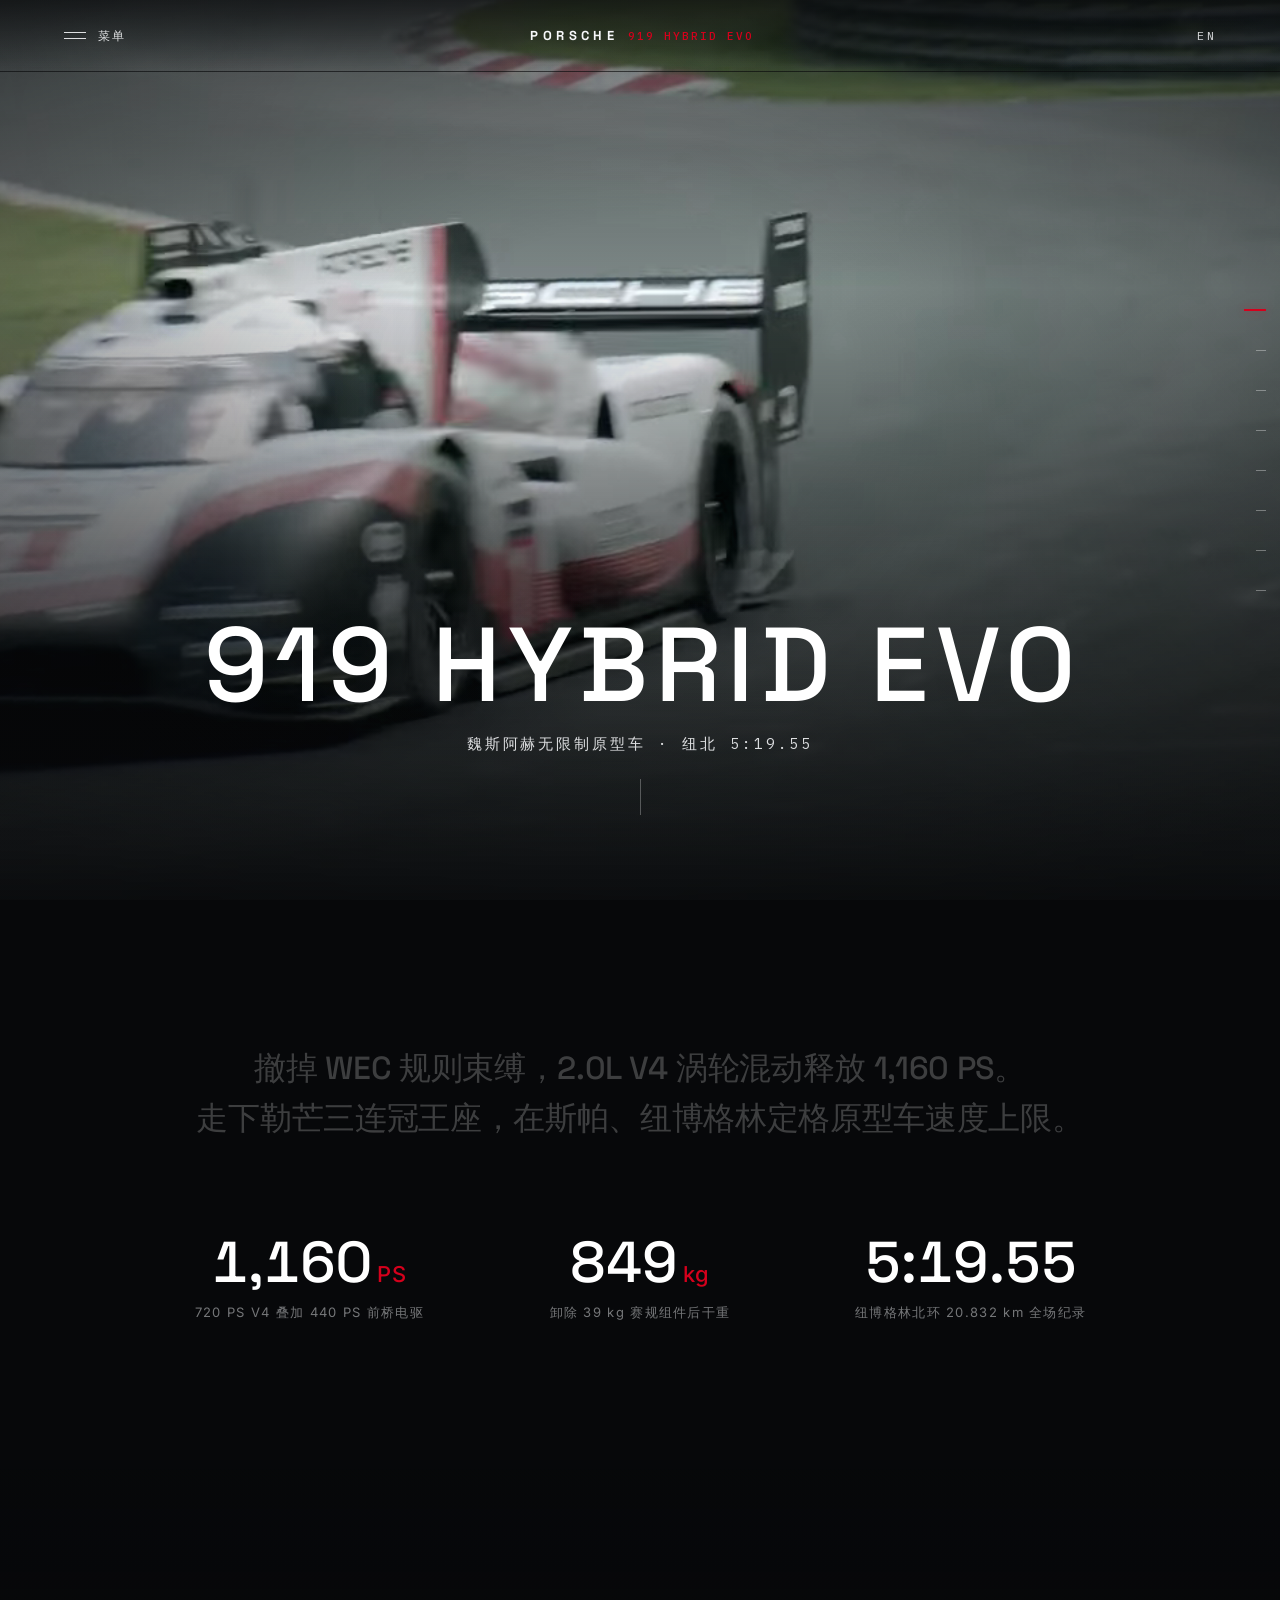
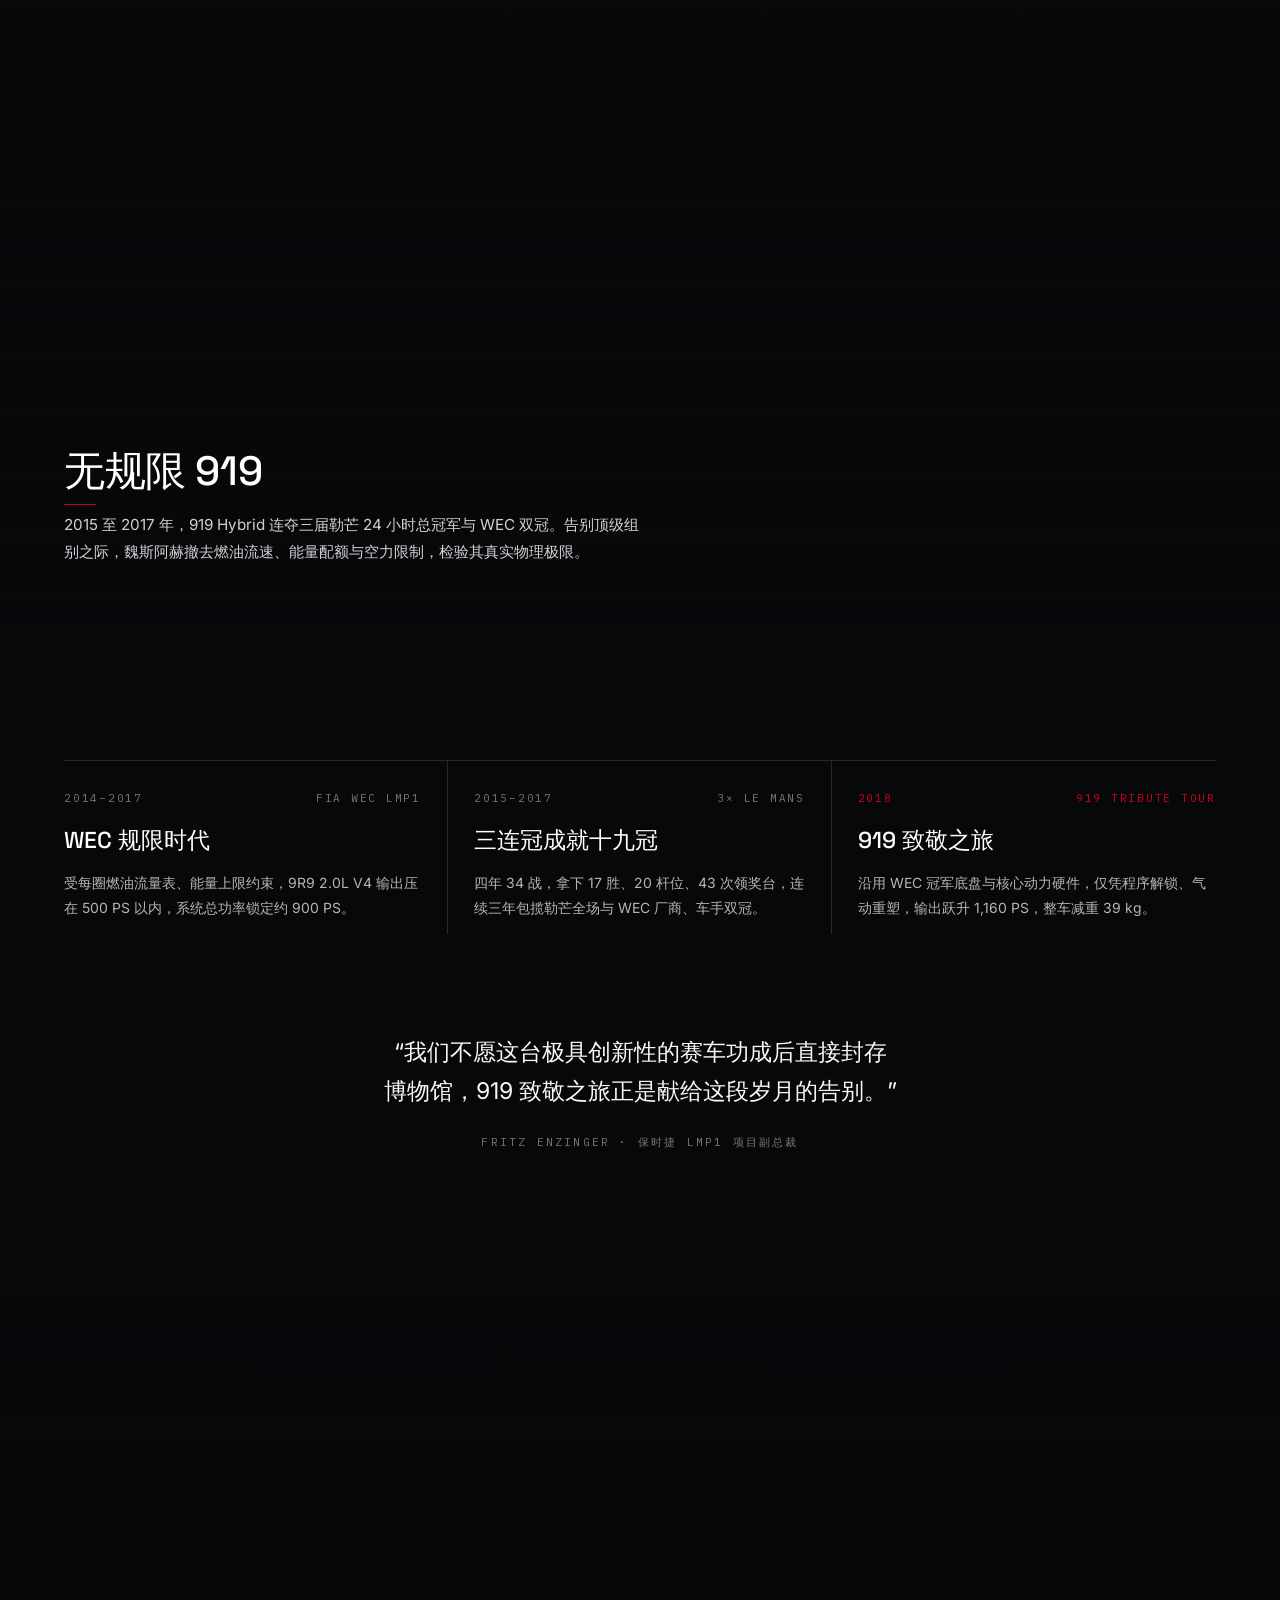
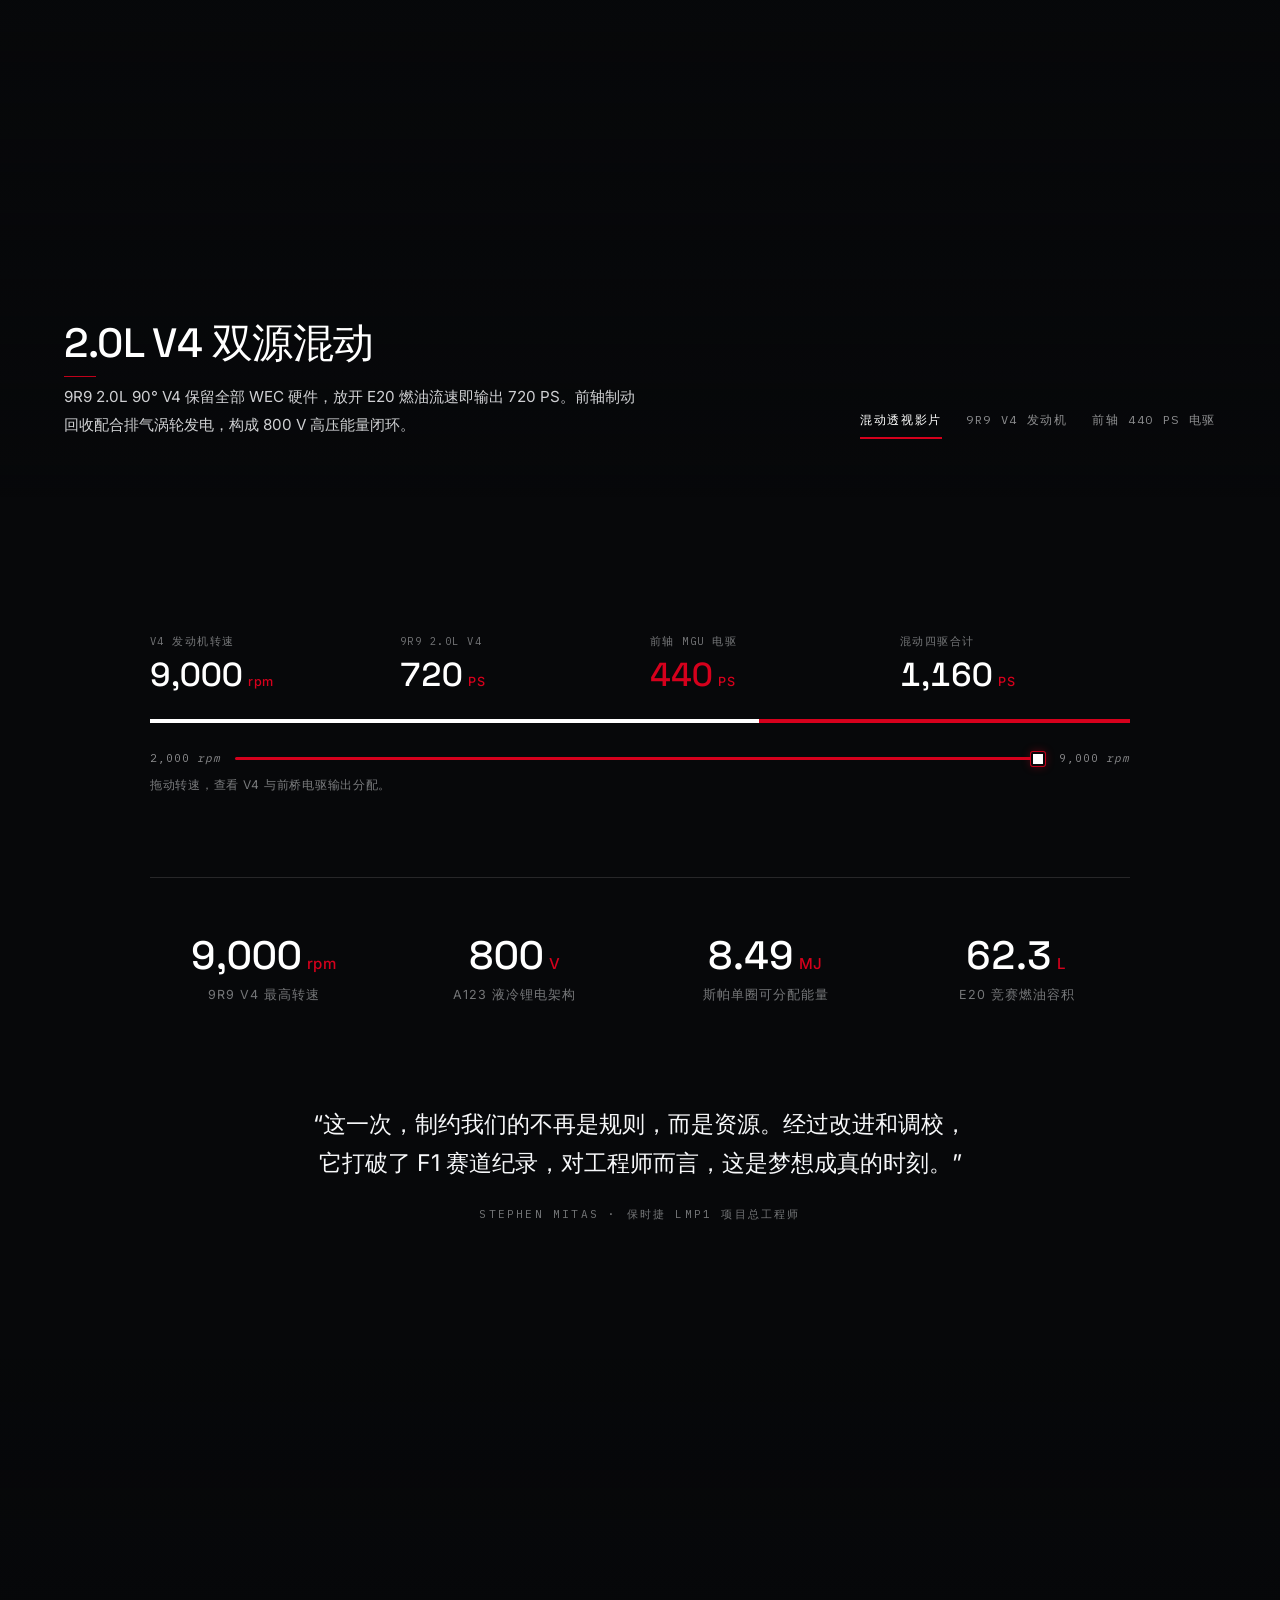
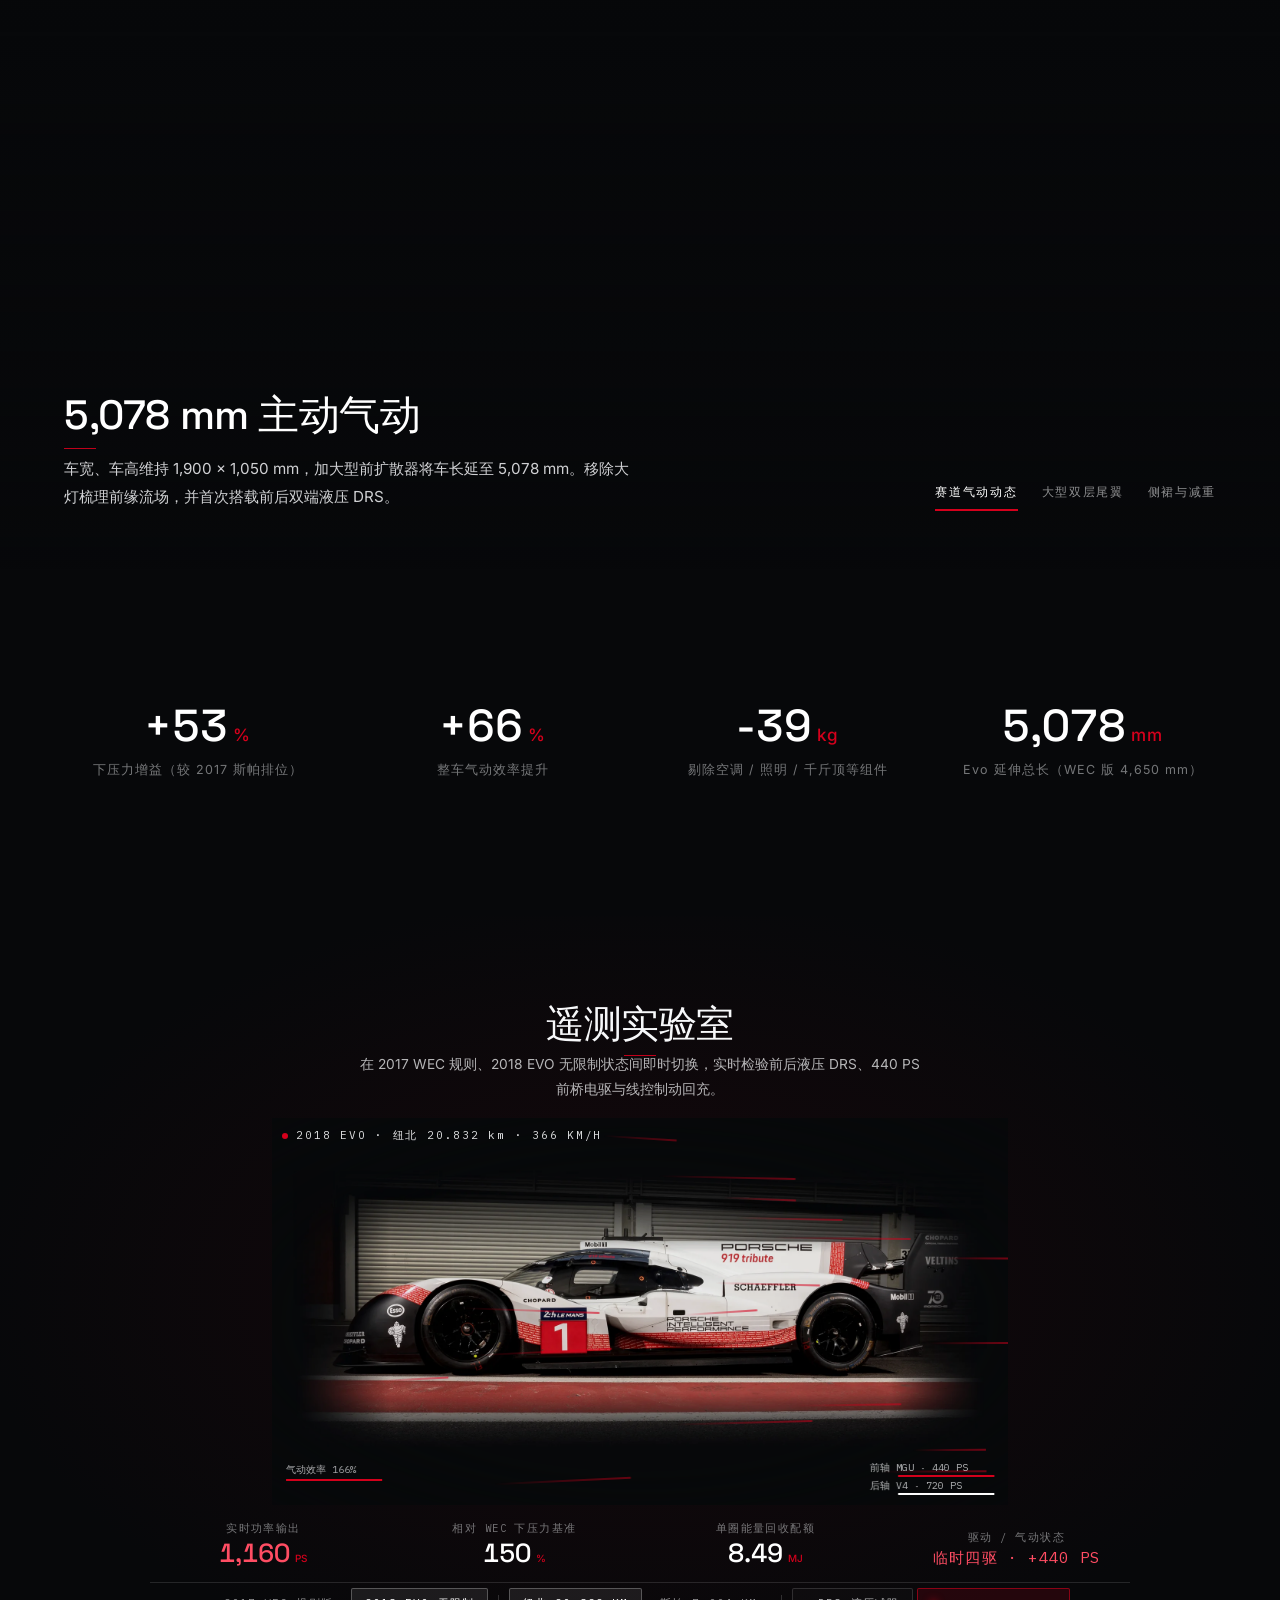
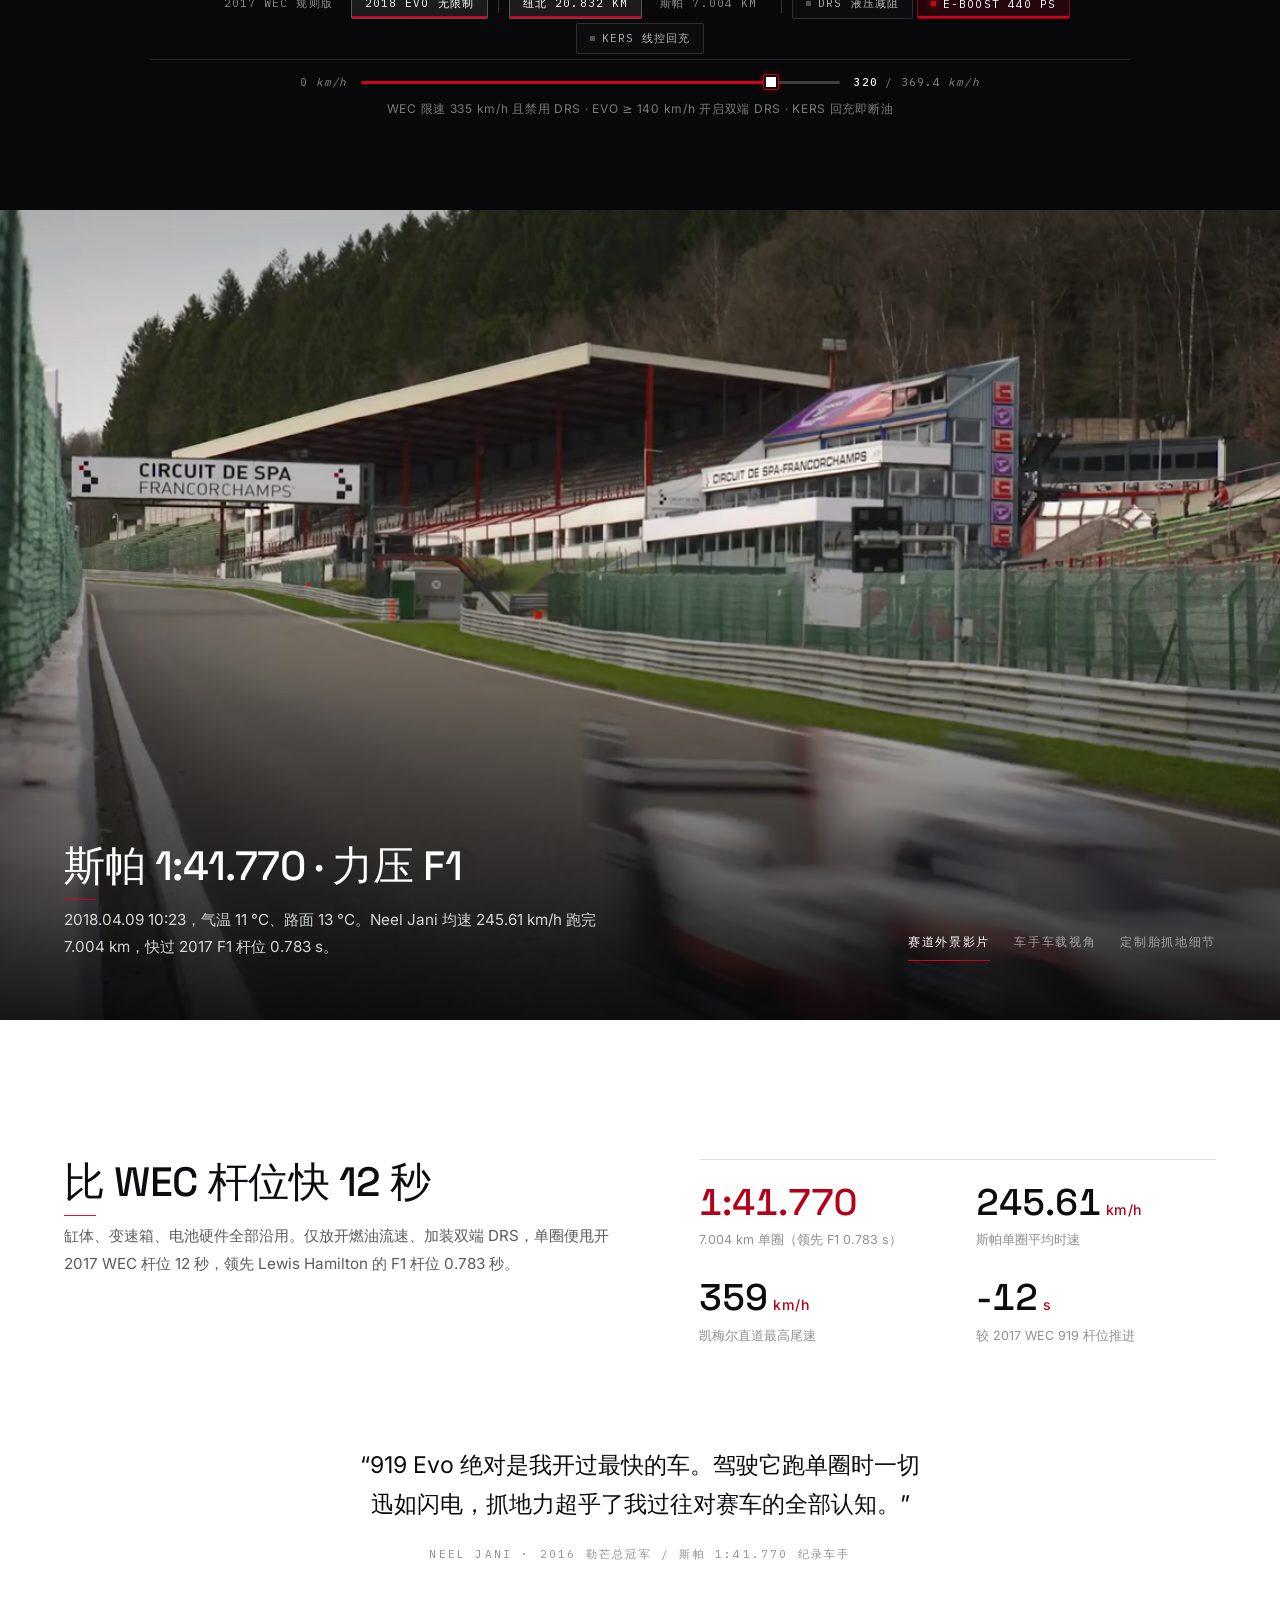
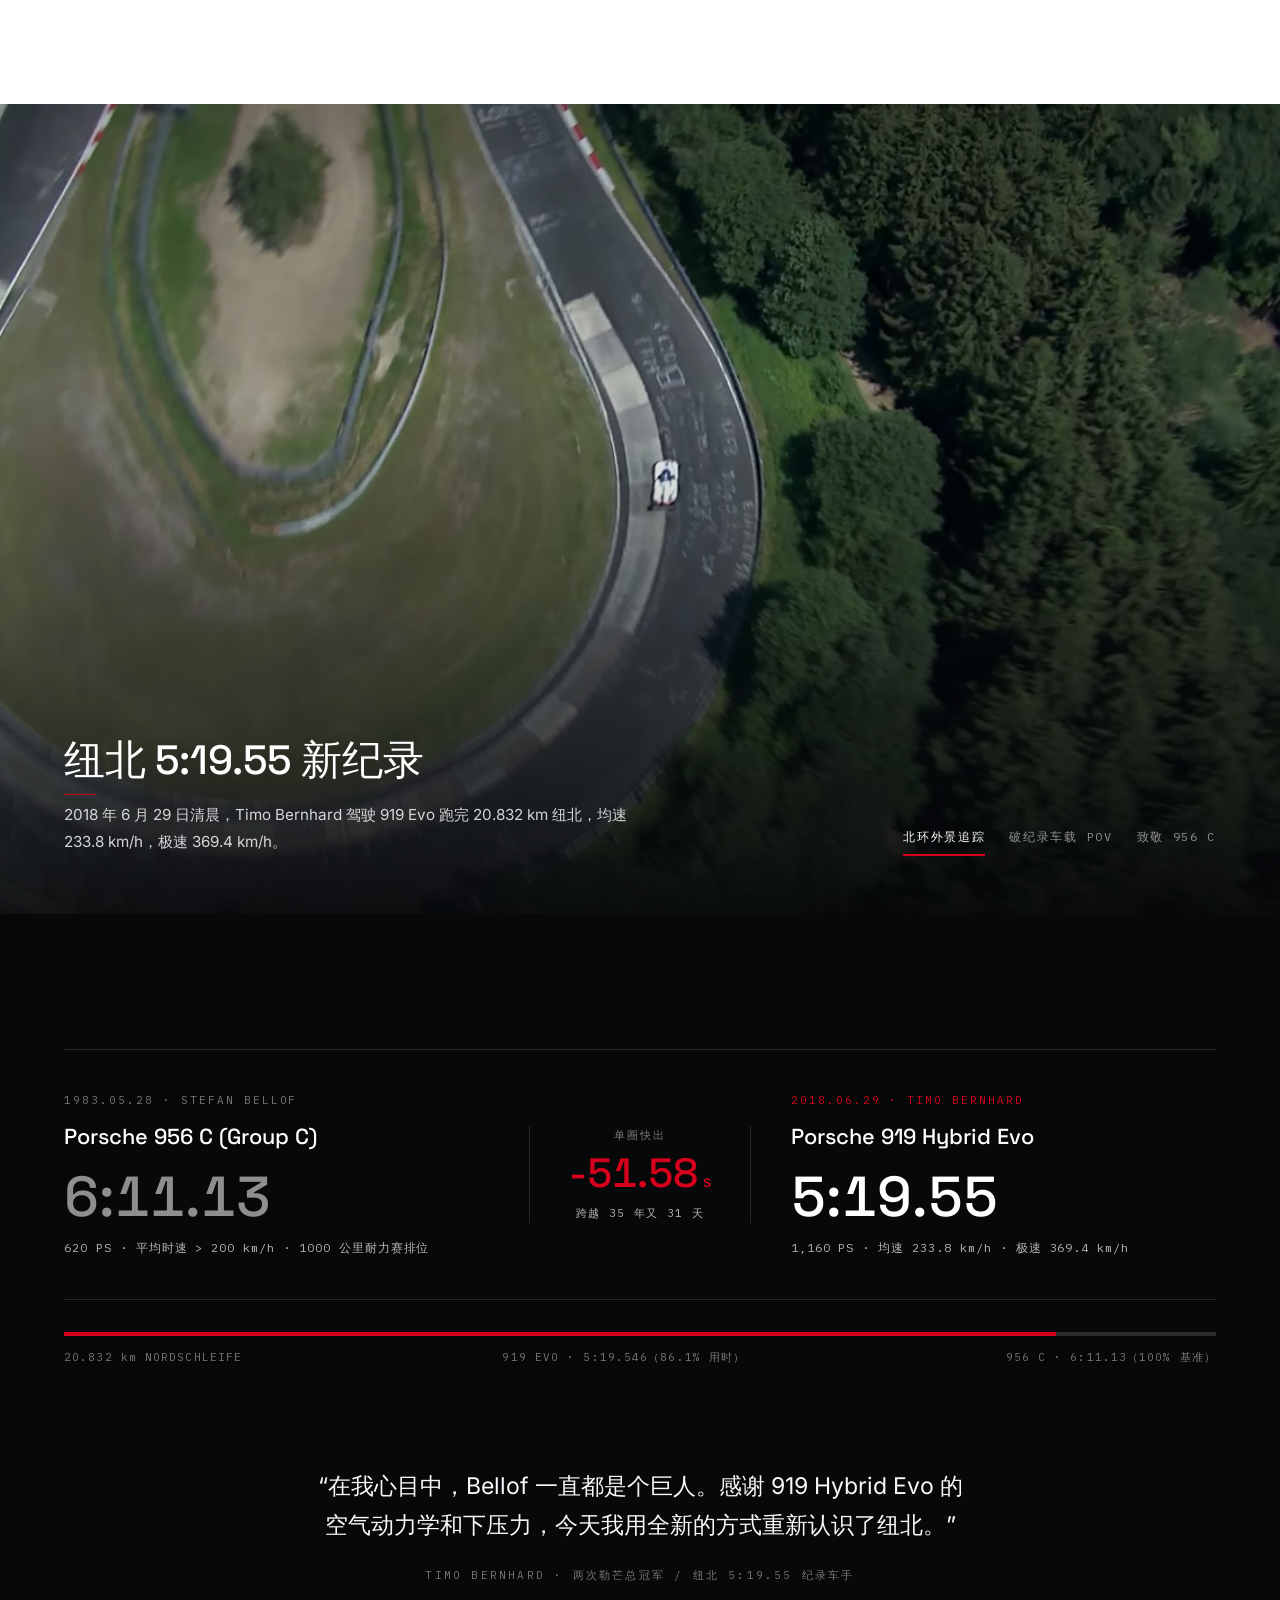
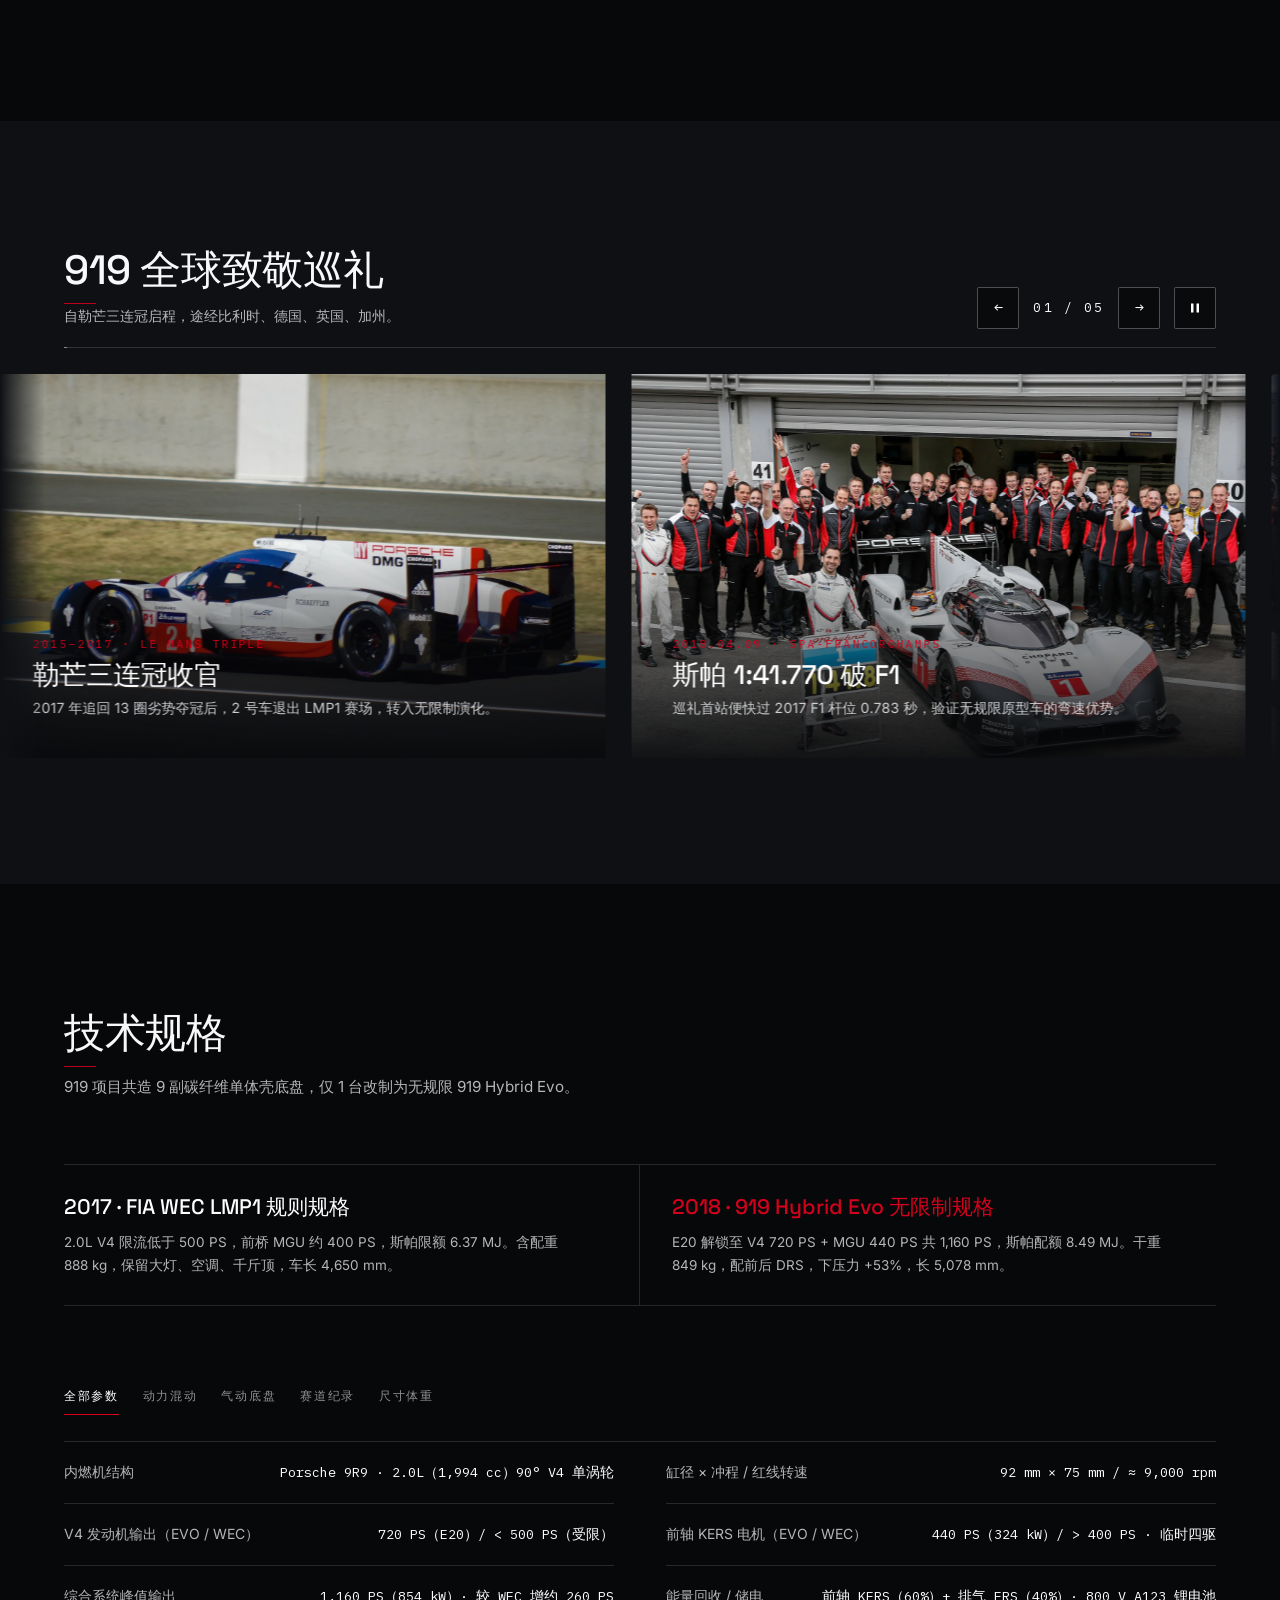
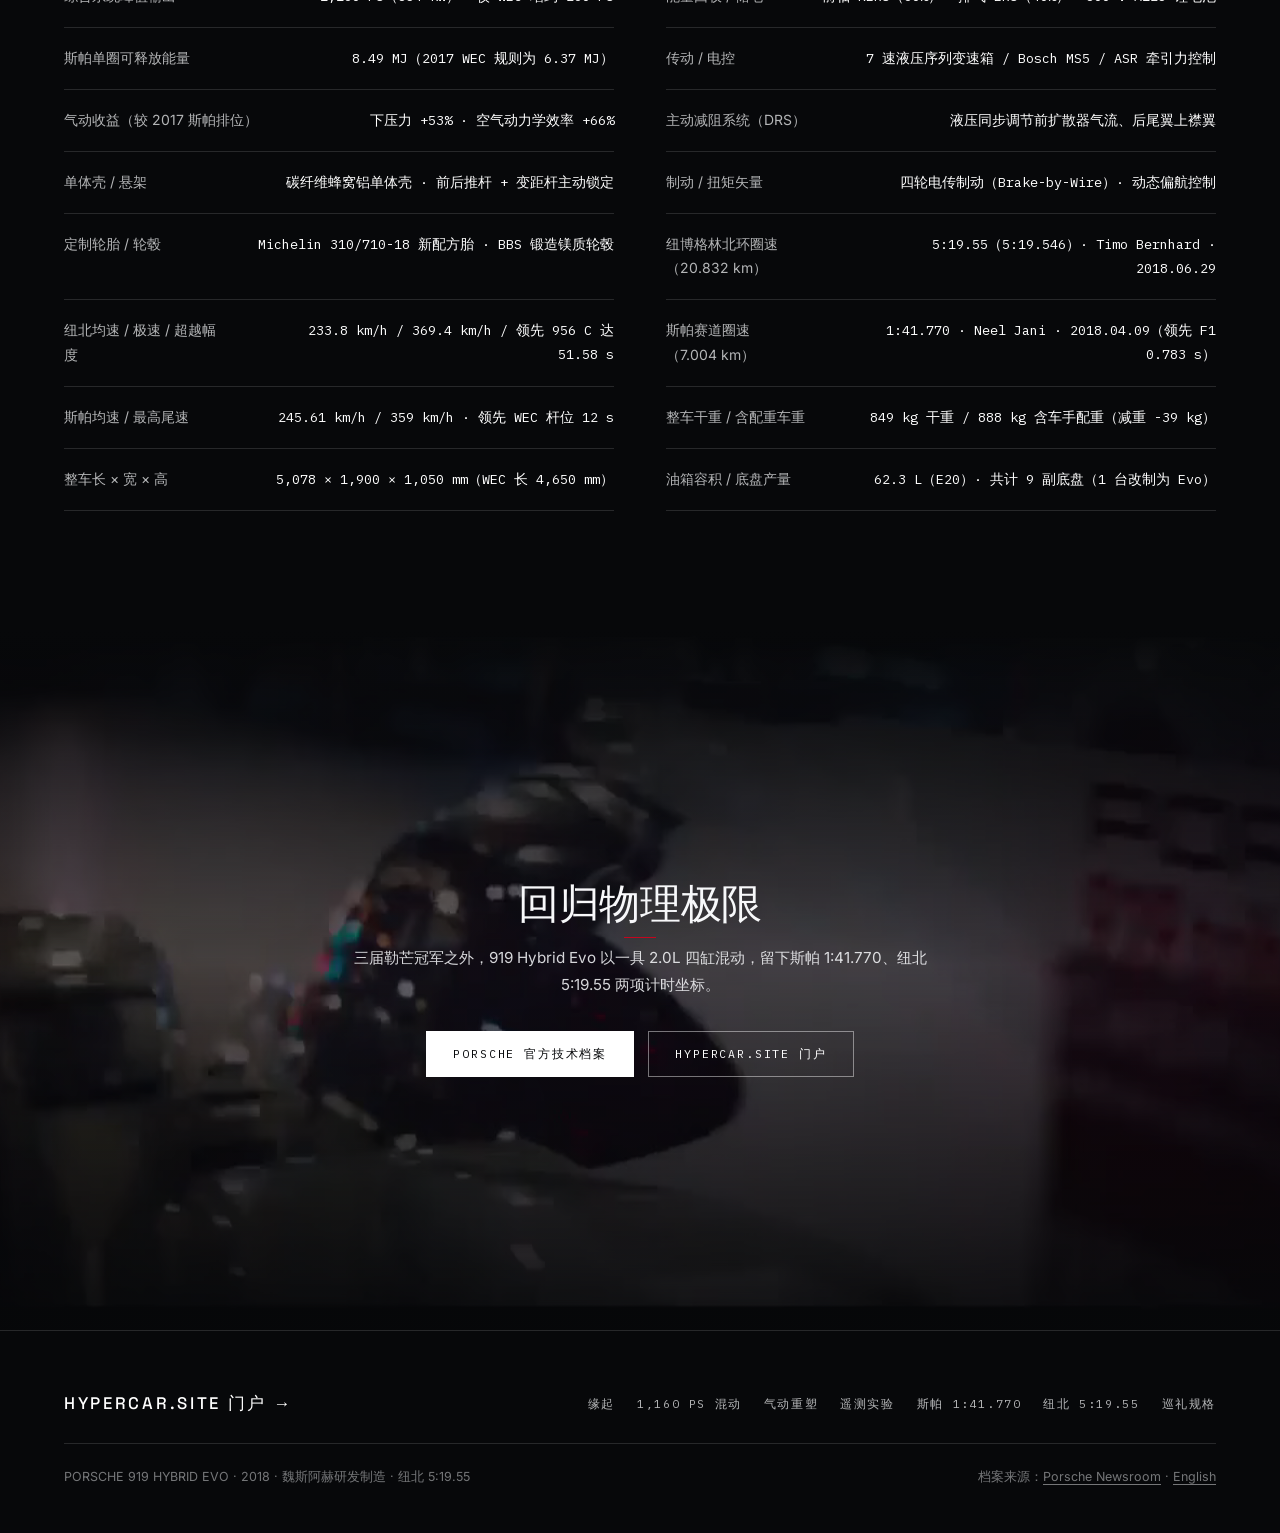
<file: index.html>
<!DOCTYPE html>
<html lang="zh-CN">
<head>
  <meta charset="UTF-8">
  <meta name="viewport" content="width=device-width, initial-scale=1.0">
  <title>PORSCHE 919 HYBRID EVO · 无规限原型车</title>
  <meta name="description" content="保时捷 919 Hybrid Evo：2.0L 90° V4 涡轮混动 1,160 PS，整车干重 849 kg，下压力提升 53%，缔造纽博格林北环 5:19.55、斯帕 1:41.770 全场纪录。">
  <meta property="og:type" content="website">
  <meta property="og:title" content="PORSCHE 919 HYBRID EVO · 无规限原型车">
  <meta property="og:description" content="1,160 PS 混动四驱 · 849 kg 干重 · 斯帕 1:41.770（力压 F1 杆位 0.783 秒）· 纽北 5:19.55（均速 233.8 km/h，极速 369.4 km/h）。">
  <meta property="og:image" content="assets/img/hero-main.webp">
  <meta property="og:url" content="https://919-evo.hypercar.site/">
  <meta name="twitter:card" content="summary_large_image">
  <link rel="manifest" href="manifest.json">
  <link rel="icon" href="data:image/svg+xml,%3Csvg xmlns='http://www.w3.org/2000/svg' viewBox='0 0 100 100'%3E%3Crect width='100' height='100' fill='%2307080A'/%3E%3Ctext x='50' y='64' font-size='40' text-anchor='middle' fill='%23D5001C' font-family='sans-serif' font-weight='700'%3E919%3C/text%3E%3C/svg%3E">
  <link rel="stylesheet" href="css/tokens.css?v=1628791f">
  <link rel="stylesheet" href="css/base.css?v=249aaf5f">
  <link rel="stylesheet" href="css/sections.css?v=9e2fa1d3">
  <link rel="stylesheet" href="shared/v1/motion.css?v=5c894747">
  <script src="shared/v1/lang.js?v=cc2024b6" data-strategy="ip" data-key="919-evo-lang" data-fallback="ipinfo" data-direction="both" data-zh="index.html" data-en="en.html" defer></script>
<!-- hc:seo:start -->
<!-- generated by tools/seo.py · cars.json · 2026-11-27 -->
<link rel="canonical" href="https://919-evo.hypercar.site/">
<link rel="alternate" hreflang="zh-CN" href="https://919-evo.hypercar.site/">
<link rel="alternate" hreflang="en" href="https://919-evo.hypercar.site/en.html">
<link rel="alternate" hreflang="x-default" href="https://919-evo.hypercar.site/">
<script type="application/ld+json">
{"@context":"https://schema.org","@type":"Car","name":"Porsche 919 Hybrid Evo","brand":{"@type":"Brand","name":"Porsche"},"model":"919 Hybrid Evo","url":"https://919-evo.hypercar.site/","description":"脱离规则之境 · 纽北 5:19.55","productionDate":"2018","image":"https://919-evo.hypercar.site/assets/img/hero-main.webp","additionalProperty":[{"@type":"PropertyValue","name":"最大功率","value":"1,160 PS"},{"@type":"PropertyValue","name":"纽北圈速","value":"5:19.55 纽北"},{"@type":"PropertyValue","name":"整车干重","value":"849 kg"}]}
</script>
<!-- hc:seo:end -->
</head>
<body>

<a class="skip-link" href="#hero">跳至正文</a>

<div class="preloader" id="preloader" aria-hidden="true">
  <div class="preloader__spine"><div class="preloader__fill"></div></div>
</div>

<header class="site-header" id="siteHeader">
  <div class="site-header__inner">
    <button class="menu-trigger" id="menuBtn" type="button" aria-expanded="false" aria-controls="indexOverlay">
      <span class="menu-lines" aria-hidden="true"><i></i><i></i></span>
      <span>菜单</span>
    </button>

    <a class="brand-center" href="#hero" aria-label="PORSCHE 919 HYBRID EVO 回到顶部">
      <span class="brand-center__make">PORSCHE</span>
      <b class="brand-center__model">919 HYBRID EVO</b>
    </a>

    <a class="lang-link lang-btn" lang="en" href="en.html">EN</a>
  </div>
</header>

<div class="index-overlay" id="indexOverlay" hidden>
  <div class="index-overlay__top">
    <span class="index-overlay__brand">PORSCHE 919 HYBRID EVO · WEISSACH</span>
    <button class="close-btn" id="closeMenuBtn" type="button">关闭 ESC</button>
  </div>
  <nav class="index-overlay__nav" aria-label="章节目录">
    <a class="index-link" href="#hero"><span class="index-link__title">序幕</span><span class="index-link__en">UNRESTRICTED PROTOTYPE</span></a>
    <a class="index-link" href="#genesis"><span class="index-link__title">卸下规限</span><span class="index-link__en">GENESIS</span></a>
    <a class="index-link" href="#powertrain"><span class="index-link__title">1,160&nbsp;PS 混动</span><span class="index-link__en">POWERTRAIN</span></a>
    <a class="index-link" href="#aerodynamics"><span class="index-link__title">气动减重</span><span class="index-link__en">AERODYNAMICS</span></a>
    <a class="index-link" href="#telemetry"><span class="index-link__title">遥测实验室</span><span class="index-link__en">TELEMETRY LAB</span></a>
    <a class="index-link" href="#spa"><span class="index-link__title">斯帕 1:41.770</span><span class="index-link__en">SPA-FRANCORCHAMPS</span></a>
    <a class="index-link" href="#nordschleife"><span class="index-link__title">纽北 5:19.55</span><span class="index-link__en">NORDSCHLEIFE</span></a>
    <a class="index-link" href="#legacy"><span class="index-link__title">巡礼规格</span><span class="index-link__en">TRIBUTE &amp; SPECS</span></a>
  </nav>
  <div class="index-overlay__foot">
    <span>魏斯阿赫研发制造 · 勒芒三连冠终章</span>
    <a class="index-overlay__portal" href="https://www.hypercar.site" target="_blank" rel="noopener">HYPERCAR.SITE 门户 →</a>
  </div>
</div>

<div class="lightbox" id="lightbox" role="dialog" aria-modal="true" aria-labelledby="lightboxCap" hidden>
  <button class="lightbox__close" id="lightboxClose" type="button">关闭 ESC</button>
  <img class="lightbox__img" id="lightboxImg" src="assets/img/hero-main.webp" alt="">
  <p class="lightbox__cap" id="lightboxCap"></p>
</div>

<main>

<!-- =========================================================================
     01. #hero · 100svh 全出血动态赛道开场
     ========================================================================= -->
<section class="hero" id="hero">
  <video class="hero__media" data-parallax muted loop playsinline preload="none" poster="assets/img/hero-main.webp">
    <source src="assets/video/hero-run.webm" type="video/webm">
  </video>
  <div class="hero__veil" aria-hidden="true"></div>

  <div class="hero__lockup">
    <h1 class="hero__title">919 HYBRID EVO</h1>
    <p class="hero__sub">魏斯阿赫无限制原型车 · 纽北 5:19.55</p>
    <a class="hero__cue" href="#genesis" aria-label="向下浏览"></a>
  </div>
</section>

<!-- =========================================================================
     02. #genesis · 缘起：勒芒三连冠与撤掉 WEC 规则束缚
     ========================================================================= -->
<section id="genesis">
  <div class="manifesto-intro">
    <div class="wrap">
      <p class="manifesto__statement">
        <span class="manifesto__line">撤掉 WEC 规则束缚，2.0L V4 涡轮混动释放 1,160&nbsp;PS。</span>
        <span class="manifesto__line">走下勒芒三连冠王座，在斯帕、纽博格林定格原型车速度上限。</span>
      </p>

      <div class="manifesto__triad reveal-fade">
        <div class="triad-item">
          <b class="tnum" data-count="1160" data-comma="true" data-suffix="<em>PS</em>">1,160<em>PS</em></b>
          <span>720&nbsp;PS V4 叠加 440&nbsp;PS 前桥电驱</span>
        </div>
        <div class="triad-item">
          <b class="tnum" data-count="849" data-suffix="<em>kg</em>">849<em>kg</em></b>
          <span>卸除 39&nbsp;kg 赛规组件后干重</span>
        </div>
        <div class="triad-item">
          <b class="tnum">5:19.55</b>
          <span>纽博格林北环 20.832&nbsp;km 全场纪录</span>
        </div>
      </div>
    </div>
  </div>

  <div class="cinema-stage cinema-stage--compact">
    <video class="cinema-stage__media" data-parallax muted loop playsinline preload="none" poster="assets/img/manifesto-stage.webp">
      <source src="assets/video/genesis-lemans.webm" type="video/webm">
    </video>
    <div class="cinema-stage__veil" aria-hidden="true"></div>
    <div class="cinema-stage__content">
      <div class="cinema-stage__copy reveal-fade">
        <h2 class="sec-heading">无规限 919</h2>
        <p class="sec-sub">2015 至 2017&nbsp;年，919 Hybrid 连夺三届勒芒 24&nbsp;小时总冠军与 WEC 双冠。告别顶级组别之际，魏斯阿赫撤去燃油流速、能量配额与空力限制，检验其真实物理极限。</p>
      </div>
    </div>
  </div>

  <div class="quiet-band">
    <div class="wrap">
      <div class="lineage-cols reveal-fade">
        <article class="lineage-col">
          <div class="lineage-col__meta"><span>2014–2017</span><span>FIA WEC LMP1</span></div>
          <h3>WEC 规限时代</h3>
          <p>受每圈燃油流量表、能量上限约束，9R9 2.0L V4 输出压在 500&nbsp;PS 以内，系统总功率锁定约 900&nbsp;PS。</p>
        </article>
        <article class="lineage-col">
          <div class="lineage-col__meta"><span>2015–2017</span><span>3× LE MANS</span></div>
          <h3>三连冠成就十九冠</h3>
          <p>四年 34 战，拿下 17 胜、20 杆位、43&nbsp;次领奖台，连续三年包揽勒芒全场与 WEC 厂商、车手双冠。</p>
        </article>
        <article class="lineage-col is-active">
          <div class="lineage-col__meta"><span>2018</span><span>919 TRIBUTE TOUR</span></div>
          <h3>919 致敬之旅</h3>
          <p>沿用 WEC 冠军底盘与核心动力硬件，仅凭程序解锁、气动重塑，输出跃升 1,160&nbsp;PS，整车减重 39&nbsp;kg。</p>
        </article>
      </div>

      <div class="quote-spacer">
        <blockquote class="quote-clean reveal-fade">
          <p>“我们不愿这台极具创新性的赛车功成后直接封存博物馆，919 致敬之旅正是献给这段岁月的告别。”</p>
          <cite>FRITZ ENZINGER · 保时捷 LMP1&nbsp;项目副总裁</cite>
        </blockquote>
      </div>
    </div>
  </div>
</section>

<!-- =========================================================================
     03. #powertrain · 第一步解禁：2.0L V4 720 PS + 800V 双回收 440 PS
     ========================================================================= -->
<section id="powertrain">
  <div class="cinema-stage" data-stage="powertrain">
    <div class="cinema-stage__layer is-active" data-layer="xray">
      <video muted loop playsinline preload="none" poster="assets/img/power-hero.webp">
        <source src="assets/video/power-tech.webm" type="video/webm">
      </video>
    </div>
    <div class="cinema-stage__layer" data-layer="v4">
      <img src="assets/img/power-v4.webp"
           srcset="assets/img/m/power-v4.webp 720w, assets/img/power-v4.webp 1920w"
           sizes="100vw" alt="俯视掀盖后的 919 Hybrid Evo 动力舱展示 2.0 升 V4 与排气涡轮回收单元" loading="lazy">
    </div>
    <div class="cinema-stage__layer" data-layer="ers">
      <img src="assets/img/nring-02.webp"
           srcset="assets/img/m/nring-02.webp 720w, assets/img/nring-02.webp 1920w"
           sizes="100vw" alt="919 Hybrid Evo 在纽博格林高速弯全电驱加速出弯" loading="lazy">
    </div>

    <div class="cinema-stage__veil" aria-hidden="true"></div>

    <div class="cinema-stage__content">
      <div class="cinema-stage__copy">
        <h2 class="sec-heading" data-stage-title>2.0L V4 双源混动</h2>
        <p class="sec-sub" data-stage-copy>9R9 2.0L 90° V4 保留全部 WEC 硬件，放开 E20 燃油流速即输出 720&nbsp;PS。前轴制动回收配合排气涡轮发电，构成 800&nbsp;V 高压能量闭环。</p>
      </div>

      <div class="stage-tabs" role="tablist" aria-label="动力总成与能量回收视角">
        <button class="stage-tab is-active" type="button" role="tab" aria-selected="true" data-target="xray"
          data-title="2.0L V4 双源混动"
          data-copy="9R9 2.0L 90° V4 保留全部 WEC 硬件，放开 E20 燃油流速即输出 720 PS。前轴制动回收配合排气涡轮发电，构成 800 V 高压能量闭环。">混动透视影片</button>
        <button class="stage-tab" type="button" role="tab" aria-selected="false" data-target="v4"
          data-title="9R9 V4 · 720 PS 后驱"
          data-copy="全承重铝合金曲轴箱配干式油底壳，92 × 75 mm 缸径冲程搭 7 速液压序列箱。Garrett 单涡轮后串接超 12 万转排气发电机，贡献约 40% 回收能量。">9R9 V4 发动机</button>
        <button class="stage-tab" type="button" role="tab" aria-selected="false" data-target="ers"
          data-title="800 V 液冷 · 440 PS 前驱"
          data-copy="前桥 MGU 回收约 60% 制动动能并存入 A123 液冷锂电池。加速时向前轮输出 440 PS，协同后驱 V4 构成 1,160 PS 临时四驱。">前轴 440&nbsp;PS 电驱</button>
      </div>
    </div>
  </div>

  <div class="quiet-band">
    <div class="wrap">
      <div class="power-bar-box reveal-fade">
        <div class="power-bar-readout">
          <div class="pb-stat"><span>V4 发动机转速</span><b class="tnum" id="ptValRpm">9,000<em>rpm</em></b></div>
          <div class="pb-stat"><span>9R9 2.0L V4</span><b class="tnum" id="ptValV4">720<em>PS</em></b></div>
          <div class="pb-stat pb-stat--accent"><span>前轴 MGU 电驱</span><b class="tnum" id="ptValMgu">440<em>PS</em></b></div>
          <div class="pb-stat"><span>混动四驱合计</span><b class="tnum" id="ptValTotal">1,160<em>PS</em></b></div>
        </div>

        <div class="power-track" aria-hidden="true">
          <div class="power-track__v4" id="ptBarV4" style="width:62.1%;"></div>
          <div class="power-track__mgu" id="ptBarMgu" style="width:37.9%;"></div>
        </div>

        <div class="dock-slider-wrap" style="width:100%;margin-top:0;">
          <span class="slider-bound">2,000 <em>rpm</em></span>
          <input class="range-hairline" id="ptRpmSlider" data-unit="PS" type="range" min="2000" max="9000" step="100" value="9000" aria-label="9R9 V4 发动机转速分配滑块">
          <span class="slider-bound">9,000 <em>rpm</em></span>
        </div>
        <p class="dock-hint">拖动转速，查看 V4 与前桥电驱输出分配。</p>

        <div class="perf-strip reveal-fade">
          <div class="perf-metric">
            <b class="tnum" data-count="9000" data-comma="true" data-suffix="<em>rpm</em>">9,000<em>rpm</em></b>
            <span>9R9 V4 最高转速</span>
          </div>
          <div class="perf-metric">
            <b class="tnum" data-count="800" data-suffix="<em>V</em>">800<em>V</em></b>
            <span>A123 液冷锂电架构</span>
          </div>
          <div class="perf-metric">
            <b class="tnum" data-count="8.49" data-decimals="2" data-suffix="<em>MJ</em>">8.49<em>MJ</em></b>
            <span>斯帕单圈可分配能量</span>
          </div>
          <div class="perf-metric">
            <b class="tnum" data-count="62.3" data-decimals="1" data-suffix="<em>L</em>">62.3<em>L</em></b>
            <span>E20 竞赛燃油容积</span>
          </div>
        </div>
      </div>

      <div class="quote-spacer">
        <blockquote class="quote-clean reveal-fade">
          <p>“这一次，制约我们的不再是规则，而是资源。经过改进和调校，它打破了 F1 赛道纪录，对工程师而言，这是梦想成真的时刻。”</p>
          <cite>STEPHEN MITAS · 保时捷 LMP1&nbsp;项目总工程师</cite>
        </blockquote>
      </div>
    </div>
  </div>
</section>

<!-- =========================================================================
     04. #aerodynamics · 第二步解禁：+53% 下压力、双端液压 DRS 与 -39 kg
     ========================================================================= -->
<section id="aerodynamics">
  <div class="cinema-stage" data-stage="aerodynamics">
    <div class="cinema-stage__layer is-active" data-layer="active-aero">
      <video muted loop playsinline preload="none" poster="assets/img/aero-front.webp">
        <source src="assets/video/aero-sculpt.webm" type="video/webm">
      </video>
    </div>
    <div class="cinema-stage__layer" data-layer="wing">
      <img src="assets/img/aero-wing.webp"
           srcset="assets/img/m/aero-wing.webp 720w, assets/img/aero-wing.webp 1920w"
           sizes="100vw" alt="保时捷 919 Hybrid Evo 车尾大幅加宽的高攻角双层尾翼与大型扩散器" loading="lazy">
    </div>
    <div class="cinema-stage__layer" data-layer="floor">
      <img src="assets/img/aero-floor.webp"
           srcset="assets/img/m/aero-floor.webp 720w, assets/img/aero-floor.webp 1920w"
           sizes="100vw" alt="垂直俯视 919 Hybrid Evo 侧箱风道、中央背鳍与固定高度侧裙板" loading="lazy">
    </div>

    <div class="cinema-stage__veil" aria-hidden="true"></div>

    <div class="cinema-stage__content">
      <div class="cinema-stage__copy">
        <h2 class="sec-heading" data-stage-title>5,078&nbsp;mm 主动气动</h2>
        <p class="sec-sub" data-stage-copy>车宽、车高维持 1,900 × 1,050&nbsp;mm，加大型前扩散器将车长延至 5,078&nbsp;mm。移除大灯梳理前缘流场，并首次搭载前后双端液压 DRS。</p>
      </div>

      <div class="stage-tabs" role="tablist" aria-label="919 Evo 空气动力学与轻量化演进">
        <button class="stage-tab is-active" type="button" role="tab" aria-selected="true" data-target="active-aero"
          data-title="5,078 mm 主动气动"
          data-copy="车宽、车高维持 1,900 × 1,050 mm，加大型前扩散器将车长延至 5,078 mm。移除大灯梳理前缘流场，并首次搭载前后双端液压 DRS。">赛道气动动态</button>
        <button class="stage-tab" type="button" role="tab" aria-selected="false" data-target="wing"
          data-title="下压力增 53% · 效率增 66%"
          data-copy="加宽双层尾翼配合深挖扩散器产生超越 F1 的垂直载荷，前后悬架摇臂、主动锁定变距杆随之重新锻造加强。">大型双层尾翼</button>
        <button class="stage-tab" type="button" role="tab" aria-selected="false" data-target="floor"
          data-title="减重 39 kg 至 849 kg"
          data-copy="固定高度侧裙锁住车底地面效应。剔除空调、雨刮、灯组、气动千斤顶与赛事监控传感器，干重降至 849 kg。">侧裙与减重</button>
      </div>
    </div>
  </div>

  <div class="quiet-band">
    <div class="wrap">
      <div class="aero-strip-grid reveal-fade">
        <div class="aero-stat">
          <b class="tnum" data-prefix="+" data-count="53" data-suffix="<em>%</em>">+53<em>%</em></b>
          <span>下压力增益（较 2017 斯帕排位）</span>
        </div>
        <div class="aero-stat">
          <b class="tnum" data-prefix="+" data-count="66" data-suffix="<em>%</em>">+66<em>%</em></b>
          <span>整车气动效率提升</span>
        </div>
        <div class="aero-stat">
          <b class="tnum" data-prefix="-" data-count="39" data-suffix="<em>kg</em>">-39<em>kg</em></b>
          <span>剔除空调 / 照明 / 千斤顶等组件</span>
        </div>
        <div class="aero-stat">
          <b class="tnum" data-count="5078" data-comma="true" data-suffix="<em>mm</em>">5,078<em>mm</em></b>
          <span>Evo 延伸总长（WEC 版 4,650&nbsp;mm）</span>
        </div>
      </div>
    </div>
  </div>
</section>

<!-- =========================================================================
     05. #telemetry · 无框无约束遥测实验室 (1366x660 视口安全 · 亲手校验解禁边界)
     ========================================================================= -->
<section class="telemetry-section" id="telemetry"
  data-lbl-power-unit="PS"
  data-lbl-idle="静止待命 · 0 PS"
  data-lbl-wec-banned="WEC 规则禁止 DRS"
  data-lbl-drs-active="DRS 全开 · 前后减阻"
  data-lbl-drs-standby="待机 (&lt;140 km/h)"
  data-lbl-boost-active="临时四驱 · +440"
  data-lbl-rwd="V4 后轮驱动"
  data-lbl-regen-active="KERS 回收 · 800V"
  data-lbl-regen-standby="待机 (&lt;40 km/h)"
  data-lbl-front="前轴 MGU"
  data-lbl-rear="后轴 V4"
  data-lbl-eff="气动效率"
  data-lbl-nring="纽北 20.832 km"
  data-lbl-spa="斯帕 7.004 km">

  <div class="wrap">
    <div class="lab-head reveal-fade">
      <h2 class="sec-heading">遥测实验室</h2>
      <p class="sec-sub">在 2017 WEC 规则、2018 EVO 无限制状态间即时切换，实时检验前后液压 DRS、440&nbsp;PS 前桥电驱与线控制动回充。</p>
    </div>

    <div class="lab-visual" id="labVisual">
      <img class="lab-backdrop" src="assets/img/telemetry-stage.webp"
           srcset="assets/img/m/telemetry-stage.webp 720w, assets/img/telemetry-stage.webp 1920w"
           sizes="(max-width: 980px) 100vw, 980px"
           alt="保时捷 919 Hybrid Evo 无边框侧视剪影用作遥测气流与轴功实验底图" loading="lazy">
      <canvas id="telemetryCanvas" aria-hidden="true"></canvas>
      <div class="lab-stage-status" id="labStageStatus">
        <span class="lab-status-dot" aria-hidden="true"></span>
        <span id="labBadgeText">2018 EVO · 纽北 20.832&nbsp;km · 320 KM/H</span>
      </div>
    </div>

    <div class="lab-telemetry" aria-live="polite">
      <div>
        <span class="hud-lbl">实时功率输出</span>
        <strong class="hud-val tnum is-boost" id="telOutput">1,160<em>PS</em></strong>
      </div>
      <div>
        <span class="hud-lbl">相对 WEC 下压力基准</span>
        <strong class="hud-val tnum" id="telDownforce">115<em>%</em></strong>
      </div>
      <div>
        <span class="hud-lbl">单圈能量回收配额</span>
        <strong class="hud-val tnum" id="telEnergy">8.49<em>MJ</em></strong>
      </div>
      <div>
        <span class="hud-lbl">驱动 / 气动状态</span>
        <strong class="hud-val hud-val--status" id="telAeroState">临时四驱 · +440&nbsp;PS</strong>
      </div>
    </div>

    <div class="lab-rail" role="toolbar" aria-label="规则版本、赛道与混动气动控制器">
      <button class="rail-btn" type="button" data-spec="wec" aria-pressed="false">2017 WEC 规则版</button>
      <button class="rail-btn is-active" type="button" data-spec="evo" aria-pressed="true">2018 EVO 无限制</button>
      <span class="dock-sep" aria-hidden="true"></span>
      <button class="rail-btn is-active" type="button" data-track="nring" aria-pressed="true">纽北 20.832&nbsp;km</button>
      <button class="rail-btn" type="button" data-track="spa" aria-pressed="false">斯帕 7.004&nbsp;km</button>
      <span class="dock-sep" aria-hidden="true"></span>
      <button class="rail-btn rail-btn--act rail-btn--drs" type="button" id="drsBtn" aria-pressed="false">DRS 液压减阻</button>
      <button class="rail-btn rail-btn--act rail-btn--boost is-active" type="button" id="eboostBtn" aria-pressed="true">E-BOOST 440&nbsp;PS</button>
      <button class="rail-btn rail-btn--act rail-btn--regen" type="button" id="kersBtn" aria-pressed="false">KERS 线控回充</button>
    </div>

    <div class="dock-slider-wrap">
      <span class="slider-bound">0 <em>km/h</em></span>
      <input class="range-hairline" id="telSpeedSlider" type="range" min="0" max="369" value="320" aria-label="设定测试车速">
      <span class="slider-bound"><strong class="tnum" id="telSpeedValText">320</strong> / <span id="telSpeedMaxText">369.4</span> <em>km/h</em></span>
    </div>
    <p class="dock-hint">WEC 限速 335&nbsp;km/h 且禁用 DRS · EVO ≥ 140&nbsp;km/h 开启双端 DRS · KERS 回充即断油</p>
  </div>
</section>

<!-- =========================================================================
     06. #spa · 第一重高潮：2018.04.09 斯帕 1:41.770（超越 F1 杆位 0.783 秒）
     ========================================================================= -->
<section id="spa">
  <div class="cinema-stage" data-stage="spa">
    <div class="cinema-stage__layer is-active" data-layer="exterior">
      <video muted loop playsinline preload="none" poster="assets/img/spa-wide.webp">
        <source src="assets/video/spa-exterior.webm" type="video/webm">
      </video>
    </div>
    <div class="cinema-stage__layer" data-layer="onboard">
      <video muted loop playsinline preload="none" poster="assets/img/spa-right.webp">
        <source src="assets/video/spa-onboard.webm" type="video/webm">
      </video>
    </div>
    <div class="cinema-stage__layer" data-layer="grip">
      <img src="assets/img/spa-left.webp"
           srcset="assets/img/m/spa-left.webp 720w, assets/img/spa-left.webp 1920w"
           sizes="100vw" alt="919 Hybrid Evo 在斯帕低温路面上紧贴红黄路肩高速出弯" loading="lazy">
    </div>

    <div class="cinema-stage__veil" aria-hidden="true"></div>

    <div class="cinema-stage__content">
      <div class="cinema-stage__copy">
        <h2 class="sec-heading" data-stage-title>斯帕 1:41.770 · 力压 F1</h2>
        <p class="sec-sub" data-stage-copy>2018.04.09 10:23，气温 11&nbsp;°C、路面 13&nbsp;°C。Neel Jani 均速 245.61&nbsp;km/h 跑完 7.004&nbsp;km，快过 2017 F1 杆位 0.783&nbsp;s。</p>
      </div>

      <div class="stage-tabs" role="tablist" aria-label="斯帕破纪录影院视角">
        <button class="stage-tab is-active" type="button" role="tab" aria-selected="true" data-target="exterior"
          data-title="斯帕 1:41.770 · 力压 F1"
          data-copy="2018.04.09 10:23，气温 11 °C、路面 13 °C。Neel Jani 均速 245.61 km/h 跑完 7.004 km，快过 2017 F1 杆位 0.783 s。">赛道外景影片</button>
        <button class="stage-tab" type="button" role="tab" aria-selected="false" data-target="onboard"
          data-title="艾尔罗格全油攀爬"
          data-copy="凯梅尔直道尾速达 359 km/h，比一年前 919 Hybrid 杆位快 12 秒，单圈可分配混动能量升至 8.49 MJ。">车手车载视角</button>
        <button class="stage-tab" type="button" role="tab" aria-selected="false" data-target="grip"
          data-title="13 °C 定制胎 · 线控制动"
          data-copy="米其林针对超 F1 级下压力调校 310/710-18 新配方胎，配四轮电传制动动态分配偏航扭矩。">定制胎抓地细节</button>
      </div>
    </div>
  </div>

  <!-- 唯一纯净魏斯阿赫纯白留白插曲（零方框图，仅排版与工程数字） -->
  <div class="weissach-light" data-theme="light">
    <div class="wrap">
      <div class="spa-header reveal-fade">
        <div>
          <h2 class="sec-heading">比 WEC 杆位快 12&nbsp;秒</h2>
          <p class="sec-sub">缸体、变速箱、电池硬件全部沿用。仅放开燃油流速、加装双端 DRS，单圈便甩开 2017 WEC 杆位 12&nbsp;秒，领先 Lewis Hamilton 的 F1 杆位 0.783&nbsp;秒。</p>
        </div>

        <div class="spa-metrics">
          <div class="spa-stat spa-stat--accent">
            <b class="tnum">1:41.770</b>
            <span>7.004&nbsp;km 单圈（领先 F1 0.783&nbsp;s）</span>
          </div>
          <div class="spa-stat">
            <b class="tnum" data-count="245.61" data-decimals="2" data-suffix="<em>km/h</em>">245.61<em>km/h</em></b>
            <span>斯帕单圈平均时速</span>
          </div>
          <div class="spa-stat">
            <b class="tnum" data-count="359" data-suffix="<em>km/h</em>">359<em>km/h</em></b>
            <span>凯梅尔直道最高尾速</span>
          </div>
          <div class="spa-stat">
            <b class="tnum" data-prefix="-" data-count="12" data-suffix="<em>s</em>">-12<em>s</em></b>
            <span>较 2017 WEC 919 杆位推进</span>
          </div>
        </div>
      </div>

      <div class="quote-spacer">
        <blockquote class="quote-clean reveal-fade">
          <p>“919 Evo 绝对是我开过最快的车。驾驶它跑单圈时一切迅如闪电，抓地力超乎了我过往对赛车的全部认知。”</p>
          <cite>NEEL JANI · 2016 勒芒总冠军 / 斯帕 1:41.770 纪录车手</cite>
        </blockquote>
      </div>
    </div>
  </div>
</section>

<!-- =========================================================================
     07. #nordschleife · 终极高潮：2018.06.29 纽博格林北环 5:19.55
     ========================================================================= -->
<section id="nordschleife">
  <div class="cinema-stage" data-stage="nordschleife">
    <div class="cinema-stage__layer is-active" data-layer="exterior">
      <video muted loop playsinline preload="none" poster="assets/img/nring-01.webp">
        <source src="assets/video/nring-exterior.webm" type="video/webm">
      </video>
    </div>
    <div class="cinema-stage__layer" data-layer="onboard">
      <video muted loop playsinline preload="none" poster="assets/img/nring-04.webp">
        <source src="assets/video/nring-onboard.webm" type="video/webm">
      </video>
    </div>
    <div class="cinema-stage__layer" data-layer="bellof">
      <img src="assets/img/nring-03.webp"
           srcset="assets/img/m/nring-03.webp 720w, assets/img/nring-03.webp 1920w"
           sizes="100vw" alt="919 Hybrid Evo 停在写有 6:11.13 BE FASTER 粉笔字迹的纽北赛道上" loading="lazy">
    </div>

    <div class="cinema-stage__veil" aria-hidden="true"></div>

    <div class="cinema-stage__content">
      <div class="cinema-stage__copy">
        <h2 class="sec-heading" data-stage-title>纽北 5:19.55 新纪录</h2>
        <p class="sec-sub" data-stage-copy>2018&nbsp;年 6 月 29 日清晨，Timo Bernhard 驾驶 919 Evo 跑完 20.832&nbsp;km 纽北，均速 233.8&nbsp;km/h，极速 369.4&nbsp;km/h。</p>
      </div>

      <div class="stage-tabs" role="tablist" aria-label="纽博格林北环纪录视角">
        <button class="stage-tab is-active" type="button" role="tab" aria-selected="true" data-target="exterior"
          data-title="纽北 5:19.55 新纪录"
          data-copy="2018 年 6 月 29 日清晨，Timo Bernhard 驾驶 919 Evo 跑完 20.832 km 纽北，均速 233.8 km/h，极速 369.4 km/h。">北环外景追踪</button>
        <button class="stage-tab" type="button" role="tab" aria-selected="false" data-target="onboard"
          data-title="369.4 km/h 纽北车载"
          data-copy="官方计时定格 5:19.546（公布 5:19.55）。额外 53% 下压力令北环高速起伏弯得以接近全油通过。">破纪录车载 POV</button>
        <button class="stage-tab" type="button" role="tab" aria-selected="false" data-target="bellof"
          data-title="致敬 956 C · 6:11.13"
          data-copy="1983 年 5 月 28 日，Stefan Bellof 驾驶 620 PS 保时捷 956 C 跑出 6:11.13；35 年又 31 天后，919 Evo 将这一纪录推进 51.58 秒。">致敬 956 C</button>
      </div>
    </div>
  </div>

  <div class="quiet-band">
    <div class="wrap">
      <div class="scale-grid reveal-fade">
        <article class="scale-card">
          <div class="scale-card__date">1983.05.28 · STEFAN BELLOF</div>
          <h3 class="scale-card__car">Porsche 956 C (Group C)</h3>
          <div class="scale-card__time tnum">6:11.13</div>
          <p class="scale-card__detail">620&nbsp;PS · 平均时速 &gt; 200&nbsp;km/h · 1000&nbsp;公里耐力赛排位</p>
        </article>

        <div class="scale-delta">
          <span>单圈快出</span>
          <b class="tnum">-51.58<em>s</em></b>
          <small>跨越 35&nbsp;年又 31&nbsp;天</small>
        </div>

        <article class="scale-card scale-card--evo">
          <div class="scale-card__date">2018.06.29 · TIMO BERNHARD</div>
          <h3 class="scale-card__car">Porsche 919 Hybrid Evo</h3>
          <div class="scale-card__time tnum">5:19.55</div>
          <p class="scale-card__detail">1,160&nbsp;PS · 均速 233.8&nbsp;km/h · 极速 369.4&nbsp;km/h</p>
        </article>
      </div>

      <div class="scale-bar-visual reveal-fade" aria-hidden="true">
        <div class="scale-bar-track"><div class="scale-bar-fill"></div></div>
        <div class="scale-bar-labels">
          <span>20.832&nbsp;km NORDSCHLEIFE</span>
          <span>919 EVO · 5:19.546（86.1% 用时）</span>
          <span>956 C · 6:11.13（100% 基准）</span>
        </div>
      </div>

      <div class="quote-spacer">
        <blockquote class="quote-clean reveal-fade">
          <p>“在我心目中，Bellof 一直都是个巨人。感谢 919 Hybrid Evo 的空气动力学和下压力，今天我用全新的方式重新认识了纽北。”</p>
          <cite>TIMO BERNHARD · 两次勒芒总冠军 / 纽北 5:19.55 纪录车手</cite>
        </blockquote>
      </div>
    </div>
  </div>
</section>

<!-- =========================================================================
     08. #legacy · 致敬 919 环球巡礼、完整技术规格账本与终章影片
     ========================================================================= -->
<section id="legacy">
  <div class="imax-carousel-wrap">
    <div class="wrap">
      <div class="imax-head reveal-fade">
        <div>
          <h2 class="sec-heading">919 全球致敬巡礼</h2>
          <p class="imax-head__hint">自勒芒三连冠启程，途经比利时、德国、英国、加州。</p>
        </div>

        <div class="carousel-ctrl">
          <button class="carousel-btn" id="imaxPrevBtn" type="button" aria-label="上一张巡礼画面">←</button>
          <span class="carousel-count tnum" id="imaxCounter">01 / 05</span>
          <button class="carousel-btn" id="imaxNextBtn" type="button" aria-label="下一张巡礼画面">→</button>
          <button class="carousel-btn carousel-btn--play" id="imaxPlayBtn" type="button"
            aria-pressed="false"
            aria-label="暂停巡礼自动播放"
            data-lbl-pause="暂停巡礼自动播放"
            data-lbl-play="继续巡礼自动播放">
            <svg class="icon-pause" width="12" height="12" viewBox="0 0 12 12" aria-hidden="true">
              <rect x="2" y="1.5" width="2.5" height="9" fill="currentColor"></rect>
              <rect x="7.5" y="1.5" width="2.5" height="9" fill="currentColor"></rect>
            </svg>
            <svg class="icon-play" width="12" height="12" viewBox="0 0 12 12" aria-hidden="true">
              <polygon points="2.5,1.5 10.5,6 2.5,10.5" fill="currentColor"></polygon>
            </svg>
          </button>
        </div>
      </div>
      <div class="imax-progress" aria-hidden="true"><i id="imaxProgressBar"></i></div>
    </div>

    <div class="imax-track" id="imaxTrack">
      <button class="imax-slide" type="button" data-lightbox
        data-lightbox-src="assets/img/tour-01.webp"
        data-lightbox-alt="2017 年勒芒 24 小时耐力赛夺冠的 2 号保时捷 919 Hybrid 赛车"
        data-lightbox-cap="01 · LE MANS 2015–2017 — 连续三年蝉联勒芒全场冠军与 WEC 双料世界冠军，写下保时捷第 19 座勒芒总冠军。">
        <img src="assets/img/tour-01.webp"
             srcset="assets/img/m/tour-01.webp 720w, assets/img/tour-01.webp 1920w"
             sizes="(max-width: 600px) 86vw, 76vw" alt="2017 年勒芒 24 小时耐力赛夺冠的 2 号保时捷 919 Hybrid 赛车" loading="lazy">
        <div class="imax-slide__veil" aria-hidden="true"></div>
        <div class="imax-slide__cap">
          <span>2015–2017 · LE MANS TRIPLE</span>
          <h3>勒芒三连冠收官</h3>
          <p>2017&nbsp;年追回 13 圈劣势夺冠后，2 号车退出 LMP1 赛场，转入无限制演化。</p>
        </div>
      </button>

      <button class="imax-slide" type="button" data-lightbox
        data-lightbox-src="assets/img/tour-02.webp"
        data-lightbox-alt="2018 年 4 月 9 日 Neel Jani 与车队在斯帕手举 1:41.8 纪录牌合影"
        data-lightbox-cap="02 · SPA-FRANCORCHAMPS 2018.04.09 — Neel Jani 以 1:41.770（均速 245.61 km/h）改写斯帕最快单圈。">
        <img src="assets/img/tour-02.webp"
             srcset="assets/img/m/tour-02.webp 720w, assets/img/tour-02.webp 1920w"
             sizes="(max-width: 600px) 86vw, 76vw" alt="2018 年 4 月 9 日 Neel Jani 与车队在斯帕手举 1:41.8 纪录牌合影" loading="lazy">
        <div class="imax-slide__veil" aria-hidden="true"></div>
        <div class="imax-slide__cap">
          <span>2018.04.09 · SPA-FRANCORCHAMPS</span>
          <h3>斯帕 1:41.770 破 F1</h3>
          <p>巡礼首站便快过 2017 F1 杆位 0.783&nbsp;秒，验证无规限原型车的弯速优势。</p>
        </div>
      </button>

      <button class="imax-slide" type="button" data-lightbox
        data-lightbox-src="assets/img/tour-03.webp"
        data-lightbox-alt="2018 年 6 月 29 日 Timo Bernhard 与保时捷团队在纽北展示 5:19.6 纪录牌"
        data-lightbox-cap="03 · NÜRBURGRING NORDSCHLEIFE 2018.06.29 — Timo Bernhard 跑出 5:19.546（公布 5:19.55），推前纪录 51.58 秒。">
        <img src="assets/img/tour-03.webp"
             srcset="assets/img/m/tour-03.webp 720w, assets/img/tour-03.webp 1920w"
             sizes="(max-width: 600px) 86vw, 76vw" alt="2018 年 6 月 29 日 Timo Bernhard 与保时捷团队在纽北展示 5:19.6 纪录牌" loading="lazy">
        <div class="imax-slide__veil" aria-hidden="true"></div>
        <div class="imax-slide__cap">
          <span>2018.06.29 · NÜRBURGRING</span>
          <h3>纽北 5:19.55 新标尺</h3>
          <p>35&nbsp;年又 31&nbsp;天后改写 Stefan Bellof 纪录，7 月随即登台古德伍德爬山赛。</p>
        </div>
      </button>

      <button class="imax-slide" type="button" data-lightbox
        data-lightbox-src="assets/img/tour-05.webp"
        data-lightbox-alt="2018 年 9 月在加州拉古纳塞卡赛道 Rennsport Reunion VI 奔跑的 919 Hybrid Evo"
        data-lightbox-cap="04 · LAGUNA SECA 2018.09.26–29 — 9 月 2 日布兰兹-哈奇巡演后，919 Evo 于美国 Rennsport Reunion VI 完成动态收官。">
        <img src="assets/img/tour-05.webp"
             srcset="assets/img/m/tour-05.webp 720w, assets/img/tour-05.webp 1920w"
             sizes="(max-width: 600px) 86vw, 76vw" alt="2018 年 9 月在加州拉古纳塞卡赛道 Rennsport Reunion VI 奔跑的 919 Hybrid Evo" loading="lazy">
        <div class="imax-slide__veil" aria-hidden="true"></div>
        <div class="imax-slide__cap">
          <span>2018.09.26–29 · LAGUNA SECA</span>
          <h3>拉古纳塞卡收官</h3>
          <p>继古德伍德、布兰兹-哈奇巡演后，在加州 Rennsport Reunion VI 完成最后公开奔跑。</p>
        </div>
      </button>

      <button class="imax-slide" type="button" data-lightbox
        data-lightbox-src="assets/img/tour-07.webp"
        data-lightbox-alt="结束全球致敬巡礼后的保时捷 919 Hybrid Evo 驶回祖文豪森保时捷博物馆"
        data-lightbox-cap="05 · ZUFFENHAUSEN HOMECOMING — 告别全球赛道，驶回祖文豪森保时捷博物馆永久典藏。">
        <img src="assets/img/tour-07.webp"
             srcset="assets/img/m/tour-07.webp 720w, assets/img/tour-07.webp 1920w"
             sizes="(max-width: 600px) 86vw, 76vw" alt="结束全球致敬巡礼后的保时捷 919 Hybrid Evo 驶回祖文豪森保时捷博物馆" loading="lazy">
        <div class="imax-slide__veil" aria-hidden="true"></div>
        <div class="imax-slide__cap">
          <span>ZUFFENHAUSEN · PORSCHE MUSEUM</span>
          <h3>入藏保时捷博物馆</h3>
          <p>项目共造 9 副 919 底盘，唯一改制的 Evo 同冠军车结伴驶回祖文豪森永久典藏。</p>
        </div>
      </button>
    </div>
  </div>

  <div class="specs-section">
    <div class="wrap">
      <div class="specs-head reveal-fade">
        <h2 class="sec-heading">技术规格</h2>
        <p class="sec-sub">919&nbsp;项目共造 9 副碳纤维单体壳底盘，仅 1&nbsp;台改制为无规限 919 Hybrid Evo。</p>
      </div>

      <div class="modes-row reveal-fade" role="list" aria-label="2017 WEC 规则版与 2018 EVO 规格对照">
        <button class="mode-row-btn" type="button">
          <h3>2017 · FIA WEC LMP1 规则规格</h3>
          <p>2.0L V4 限流低于 500&nbsp;PS，前桥 MGU 约 400&nbsp;PS，斯帕限额 6.37 MJ。含配重 888&nbsp;kg，保留大灯、空调、千斤顶，车长 4,650&nbsp;mm。</p>
        </button>
        <button class="mode-row-btn is-active" type="button">
          <h3>2018 · 919 Hybrid Evo 无限制规格</h3>
          <p>E20 解锁至 V4 720&nbsp;PS + MGU 440&nbsp;PS 共 1,160&nbsp;PS，斯帕配额 8.49 MJ。干重 849&nbsp;kg，配前后 DRS，下压力 +53%，长 5,078&nbsp;mm。</p>
        </button>
      </div>

      <div class="ledger-bar">
        <div class="stage-tabs" role="tablist" aria-label="技术规格分类筛选">
          <button class="stage-tab spec-tab is-active" type="button" role="tab" aria-selected="true" data-cat="all">全部参数</button>
          <button class="stage-tab spec-tab" type="button" role="tab" aria-selected="false" data-cat="power">动力混动</button>
          <button class="stage-tab spec-tab" type="button" role="tab" aria-selected="false" data-cat="aero">气动底盘</button>
          <button class="stage-tab spec-tab" type="button" role="tab" aria-selected="false" data-cat="records">赛道纪录</button>
          <button class="stage-tab spec-tab" type="button" role="tab" aria-selected="false" data-cat="dims">尺寸体重</button>
        </div>

        <div class="ledger-grid">
          <div class="ledger-item" data-cat="power"><span>内燃机结构</span><b>Porsche 9R9 · 2.0L（1,994&nbsp;cc）90° V4 单涡轮</b></div>
          <div class="ledger-item" data-cat="power"><span>缸径 × 冲程 / 红线转速</span><b>92&nbsp;mm × 75&nbsp;mm / ≈ 9,000&nbsp;rpm</b></div>
          <div class="ledger-item" data-cat="power"><span>V4 发动机输出（EVO / WEC）</span><b>720&nbsp;PS（E20）/ &lt; 500&nbsp;PS（受限）</b></div>
          <div class="ledger-item" data-cat="power"><span>前轴 KERS 电机（EVO / WEC）</span><b>440&nbsp;PS（324&nbsp;kW）/ &gt; 400&nbsp;PS · 临时四驱</b></div>
          <div class="ledger-item" data-cat="power"><span>综合系统峰值输出</span><b>1,160&nbsp;PS（854&nbsp;kW）· 较 WEC 增约 260&nbsp;PS</b></div>
          <div class="ledger-item" data-cat="power"><span>能量回收 / 储电</span><b>前轴 KERS（60%）+ 排气 ERS（40%）· 800&nbsp;V A123 锂电池</b></div>
          <div class="ledger-item" data-cat="power"><span>斯帕单圈可释放能量</span><b>8.49 MJ（2017 WEC 规则为 6.37 MJ）</b></div>
          <div class="ledger-item" data-cat="power"><span>传动 / 电控</span><b>7&nbsp;速液压序列变速箱 / Bosch MS5 / ASR 牵引力控制</b></div>

          <div class="ledger-item" data-cat="aero"><span>气动收益（较 2017 斯帕排位）</span><b>下压力 +53% · 空气动力学效率 +66%</b></div>
          <div class="ledger-item" data-cat="aero"><span>主动减阻系统（DRS）</span><b>液压同步调节前扩散器气流、后尾翼上襟翼</b></div>
          <div class="ledger-item" data-cat="aero"><span>单体壳 / 悬架</span><b>碳纤维蜂窝铝单体壳 · 前后推杆 + 变距杆主动锁定</b></div>
          <div class="ledger-item" data-cat="aero"><span>制动 / 扭矩矢量</span><b>四轮电传制动（Brake-by-Wire）· 动态偏航控制</b></div>
          <div class="ledger-item" data-cat="aero"><span>定制轮胎 / 轮毂</span><b>Michelin 310/710-18 新配方胎 · BBS 锻造镁质轮毂</b></div>

          <div class="ledger-item" data-cat="records"><span>纽博格林北环圈速（20.832&nbsp;km）</span><b>5:19.55（5:19.546）· Timo Bernhard · 2018.06.29</b></div>
          <div class="ledger-item" data-cat="records"><span>纽北均速 / 极速 / 超越幅度</span><b>233.8&nbsp;km/h / 369.4&nbsp;km/h / 领先 956 C 达 51.58&nbsp;s</b></div>
          <div class="ledger-item" data-cat="records"><span>斯帕赛道圈速（7.004&nbsp;km）</span><b>1:41.770 · Neel Jani · 2018.04.09（领先 F1 0.783&nbsp;s）</b></div>
          <div class="ledger-item" data-cat="records"><span>斯帕均速 / 最高尾速</span><b>245.61&nbsp;km/h / 359&nbsp;km/h · 领先 WEC 杆位 12&nbsp;s</b></div>

          <div class="ledger-item" data-cat="dims"><span>整车干重 / 含配重车重</span><b>849&nbsp;kg 干重 / 888&nbsp;kg 含车手配重（减重 -39&nbsp;kg）</b></div>
          <div class="ledger-item" data-cat="dims"><span>整车长 × 宽 × 高</span><b>5,078 × 1,900 × 1,050&nbsp;mm（WEC 长 4,650&nbsp;mm）</b></div>
          <div class="ledger-item" data-cat="dims"><span>油箱容积 / 底盘产量</span><b>62.3&nbsp;L（E20）· 共计 9 副底盘（1&nbsp;台改制为 Evo）</b></div>
        </div>
      </div>
    </div>

    <div class="epilogue-stage">
      <video data-parallax muted loop playsinline preload="none" poster="assets/img/epilogue-bg.webp">
        <source src="assets/video/tribute-epilogue.webm" type="video/webm">
      </video>
      <div class="epilogue-stage__veil" aria-hidden="true"></div>
      <div class="epilogue-stage__inner">
        <h2 class="sec-heading">回归物理极限</h2>
        <p class="sec-sub">三届勒芒冠军之外，919 Hybrid Evo 以一具 2.0L 四缸混动，留下斯帕 1:41.770、纽北 5:19.55 两项计时坐标。</p>
        <div class="epilogue-actions">
          <a class="official-btn" href="https://newsroom.porsche.com/en/motorsports/porsche-919-hybrid-evo-top-5-series-technical-check-16834.html" target="_blank" rel="noopener">Porsche 官方技术档案</a>
          <a class="official-btn official-btn--outline" href="https://www.hypercar.site" target="_blank" rel="noopener">HYPERCAR.SITE 门户</a>
        </div>
      </div>
    </div>
  </div>
</section>

</main>

<footer class="site-footer">
  <div class="wrap">
    <div class="footer-top">
      <a class="portal-bar" href="https://www.hypercar.site" target="_blank" rel="noopener">HYPERCAR.SITE 门户 →</a>
      <nav class="footer-links" aria-label="站内章节导航">
        <a href="#genesis">缘起</a>
        <a href="#powertrain">1,160&nbsp;PS 混动</a>
        <a href="#aerodynamics">气动重塑</a>
        <a href="#telemetry">遥测实验</a>
        <a href="#spa">斯帕 1:41.770</a>
        <a href="#nordschleife">纽北 5:19.55</a>
        <a href="#legacy">巡礼规格</a>
      </nav>
    </div>

    <div class="footer-bottom">
      <span>PORSCHE 919 HYBRID EVO · 2018 · 魏斯阿赫研发制造 · 纽北 5:19.55</span>
      <span>档案来源：<a href="https://newsroom.porsche.com/zh/motorsports/cn-porsche-919-hybrid-evo-record-nuerburgring-nordschleife-5-minutes-19-seconds-55-timo-bernhard-15761.html" target="_blank" rel="noopener">Porsche Newsroom</a> · <a lang="en" href="en.html">English</a></span>
    </div>
  </div>
</footer>

<script src="js/main.js?v=0c5c4299" defer></script>
<script src="js/telemetry.js?v=953cf621" defer></script>
<script src="js/interactive.js?v=a5cd5149" defer></script>
<script src="shared/v1/motion.js?v=f78677cf" defer></script>
</body>
</html>
</file>
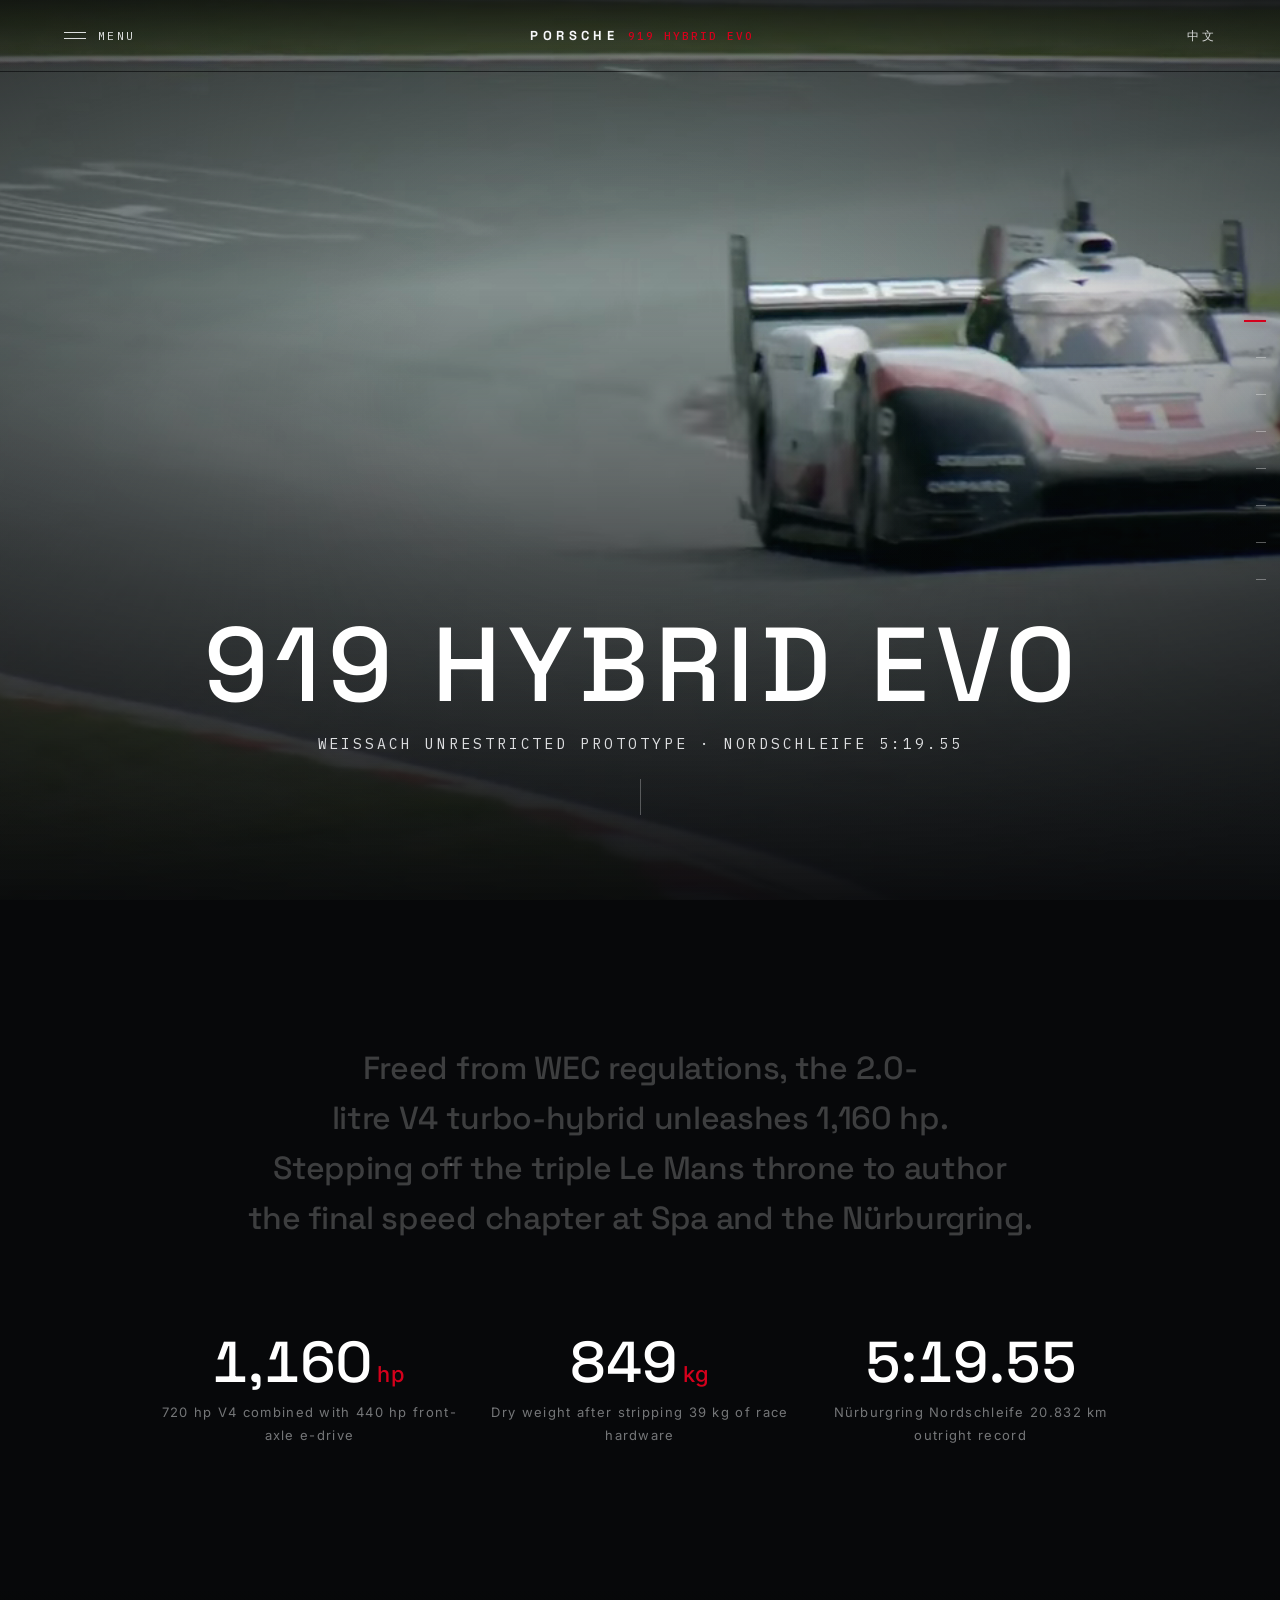
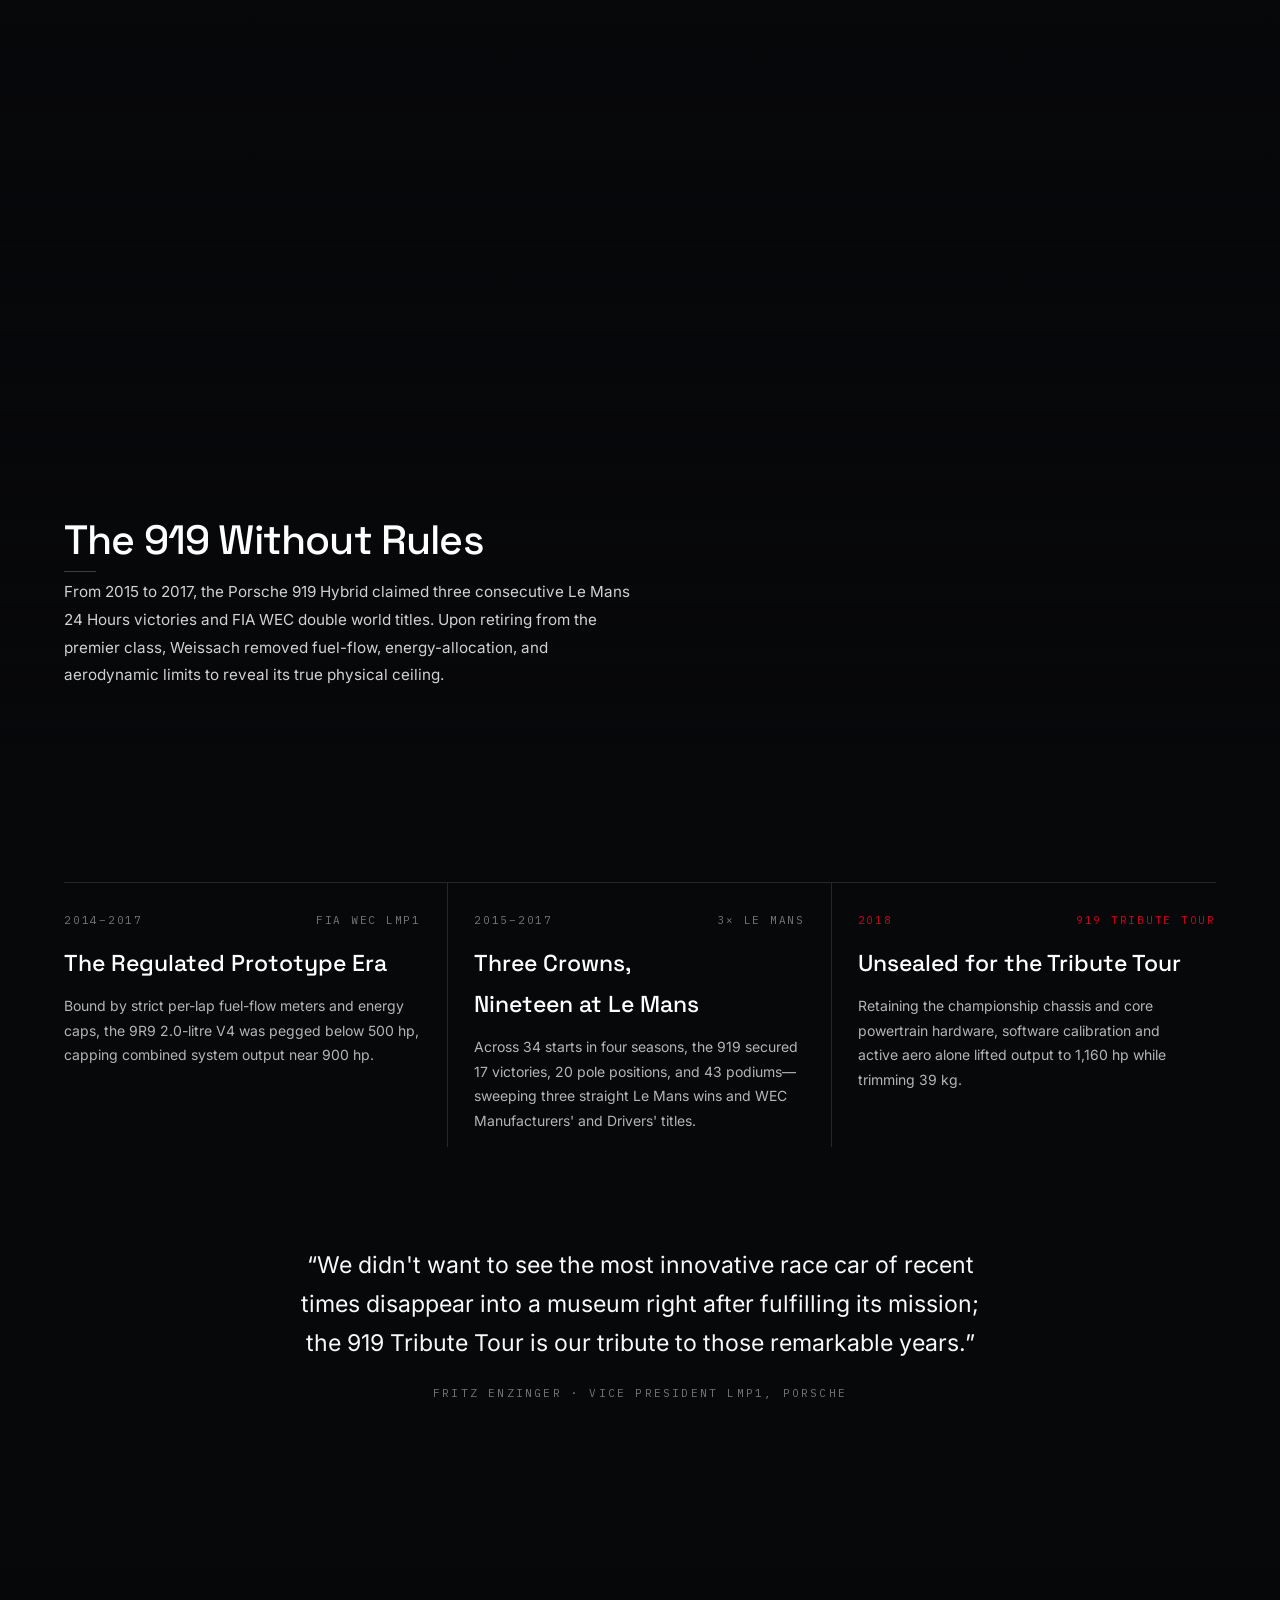
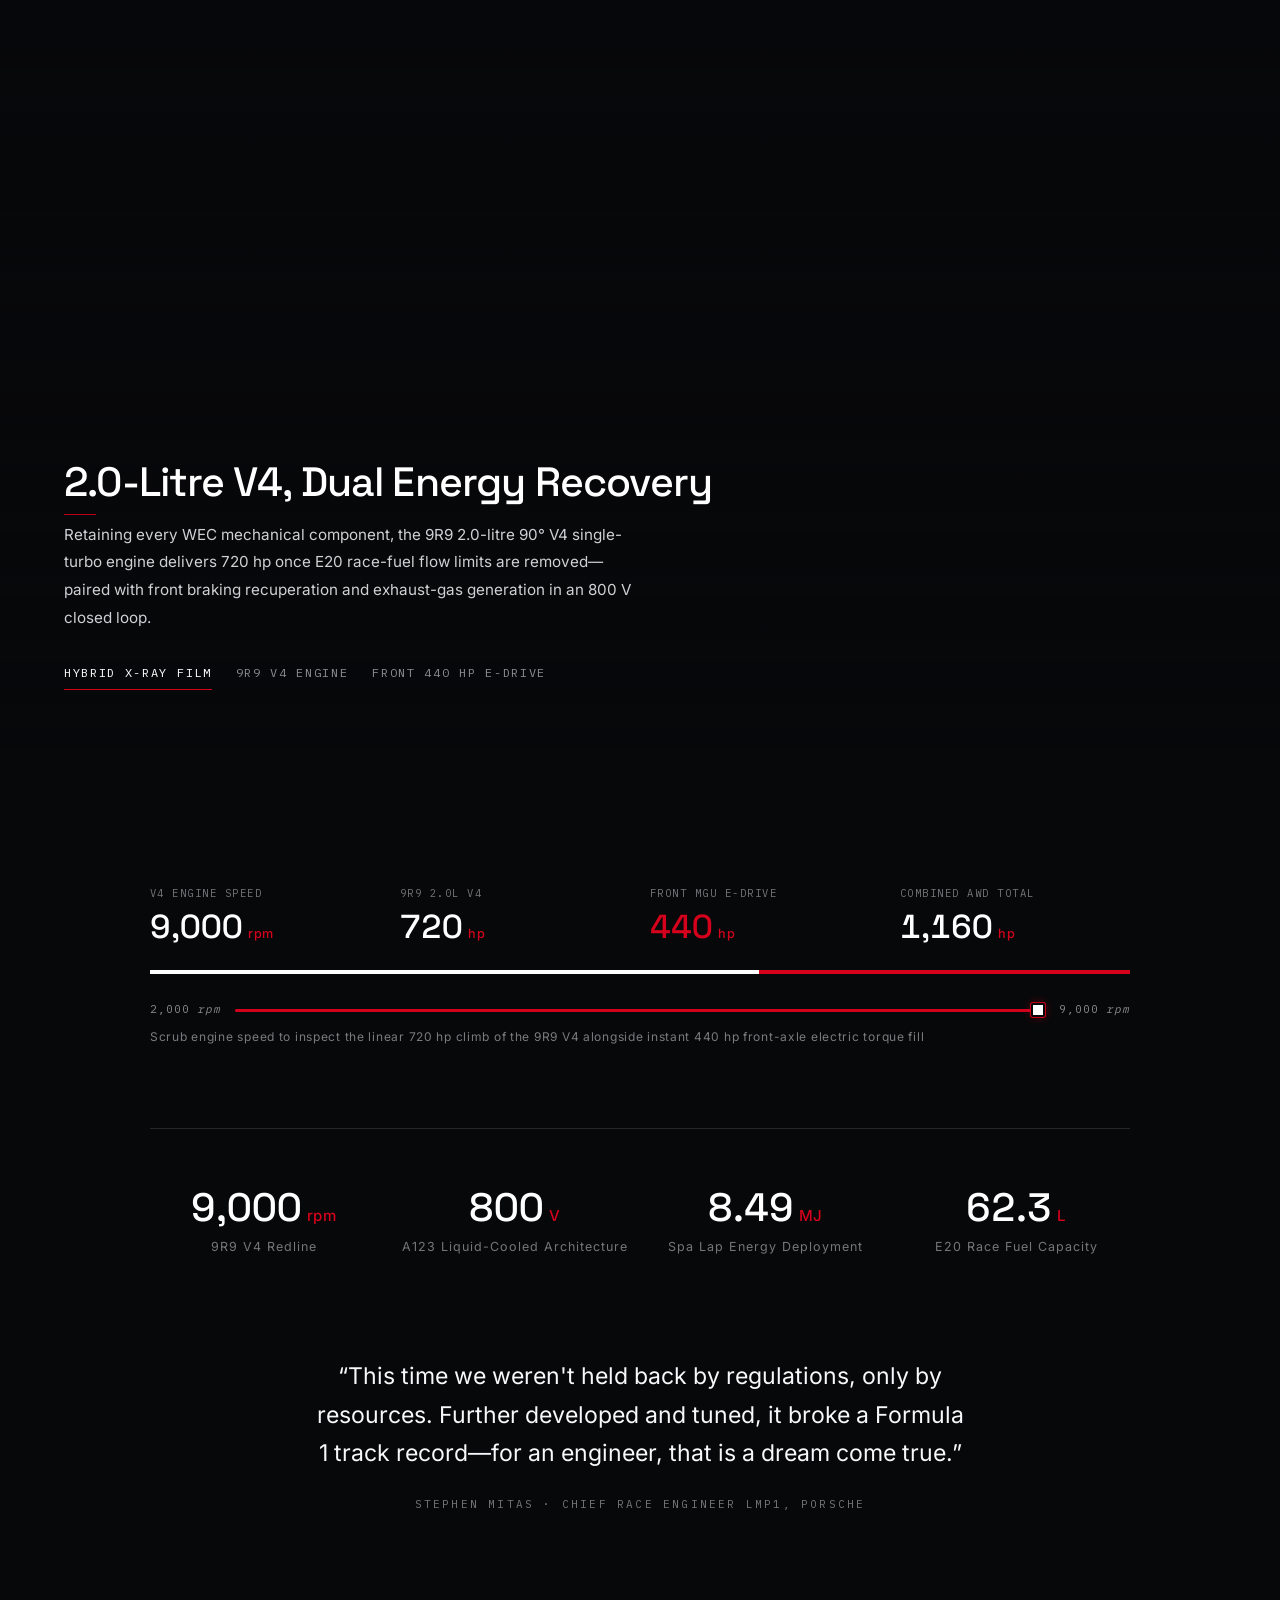
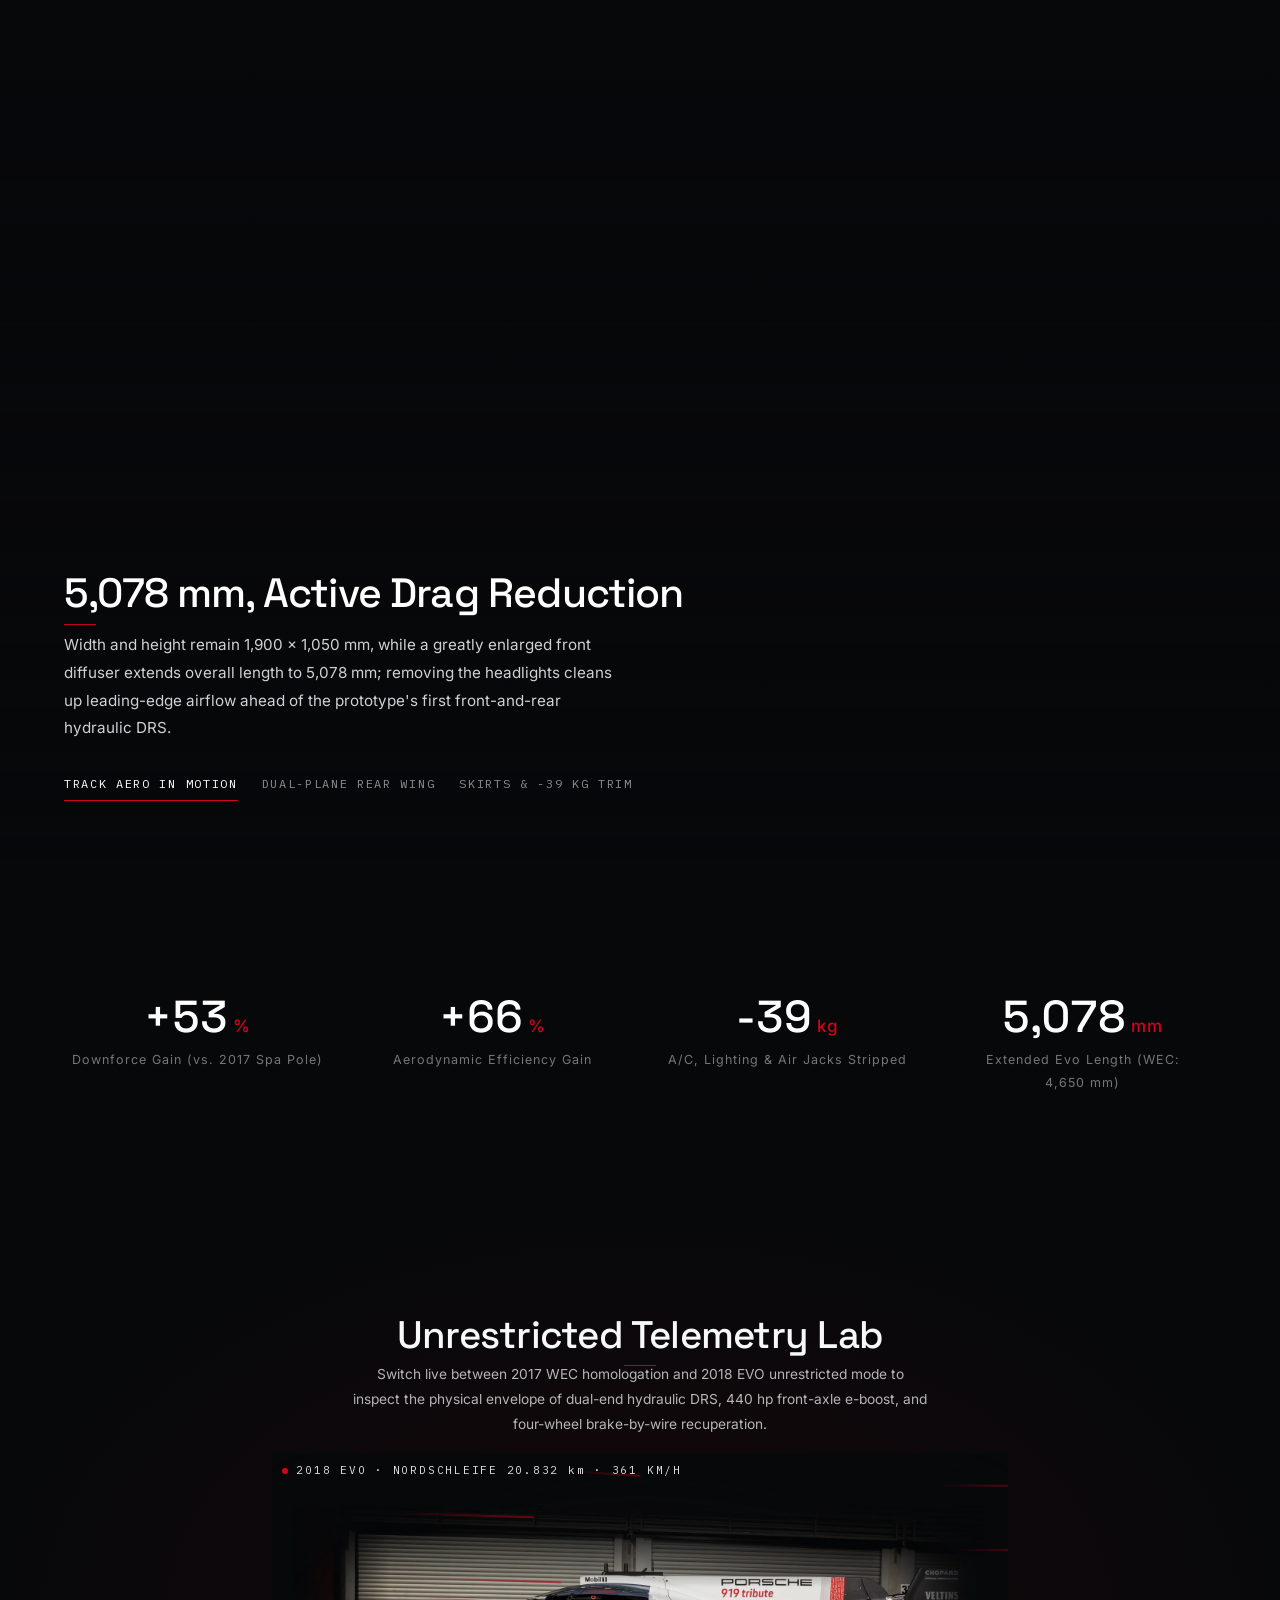
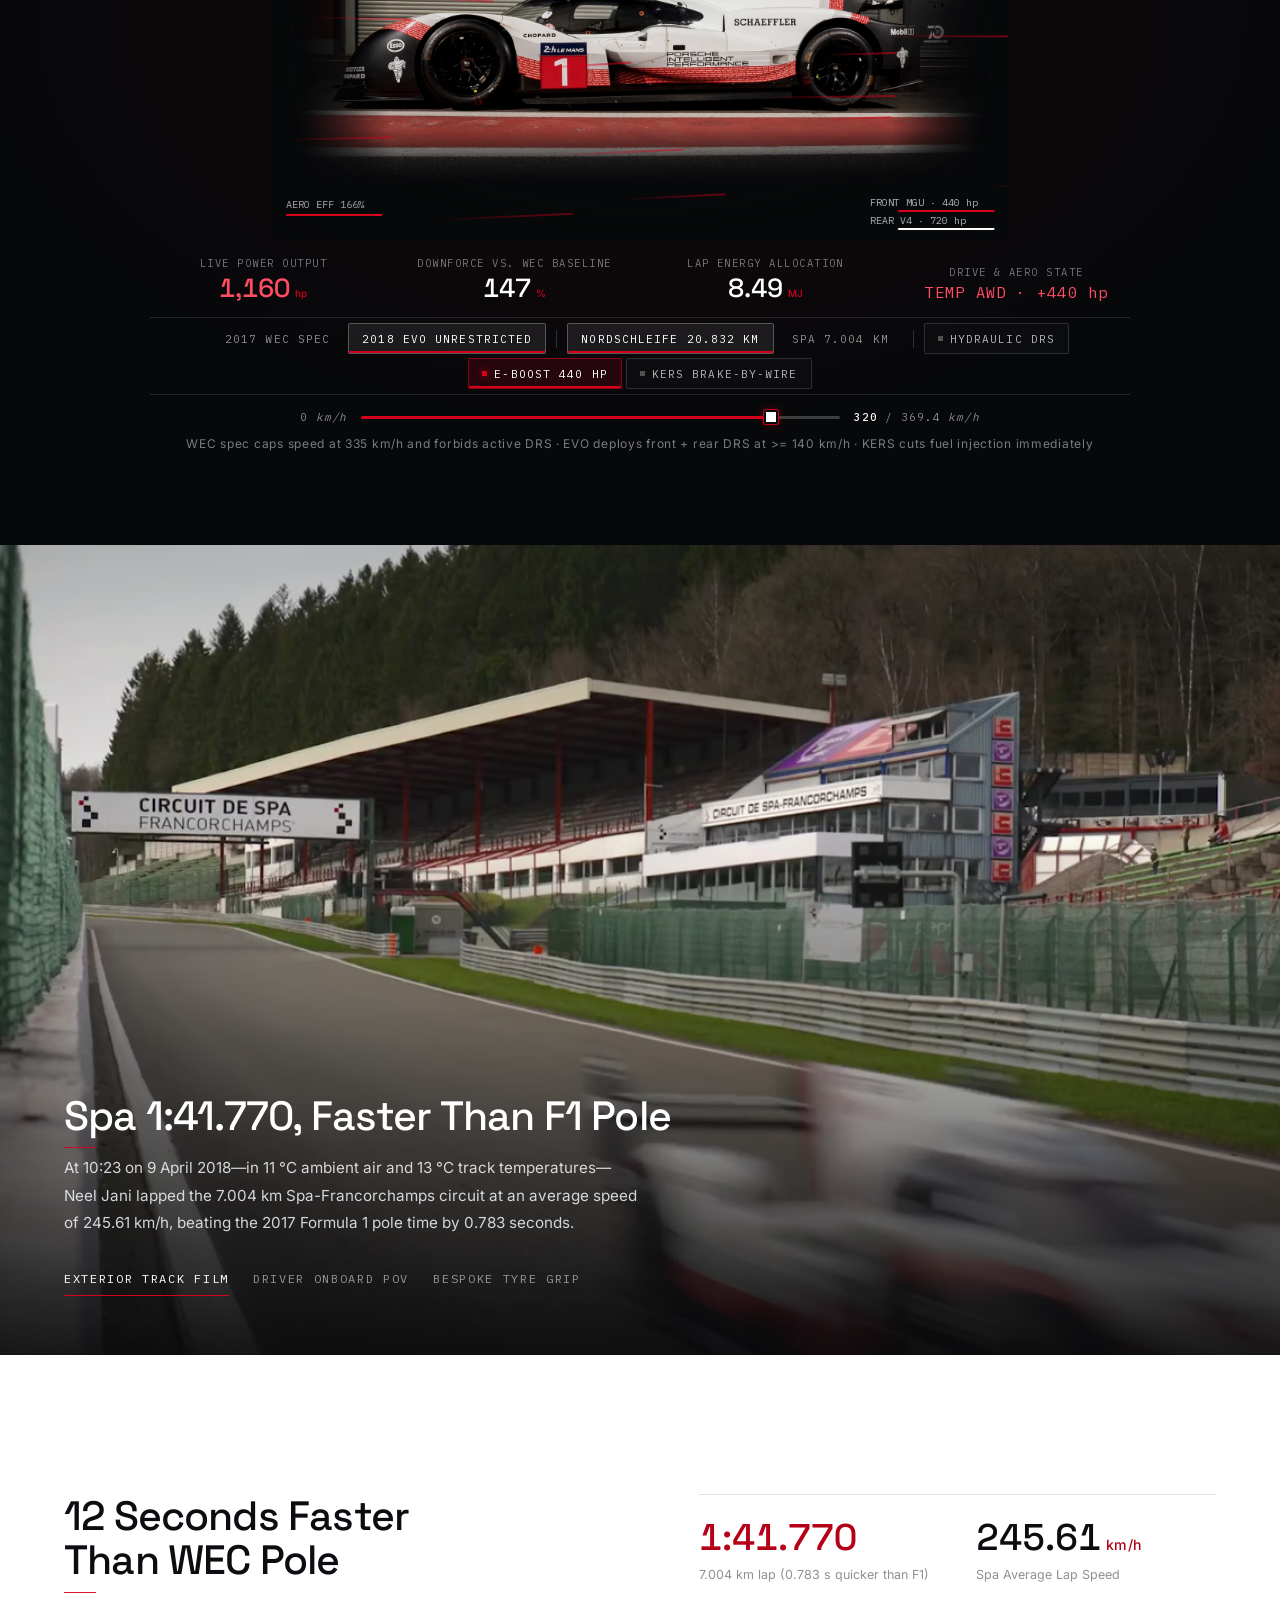
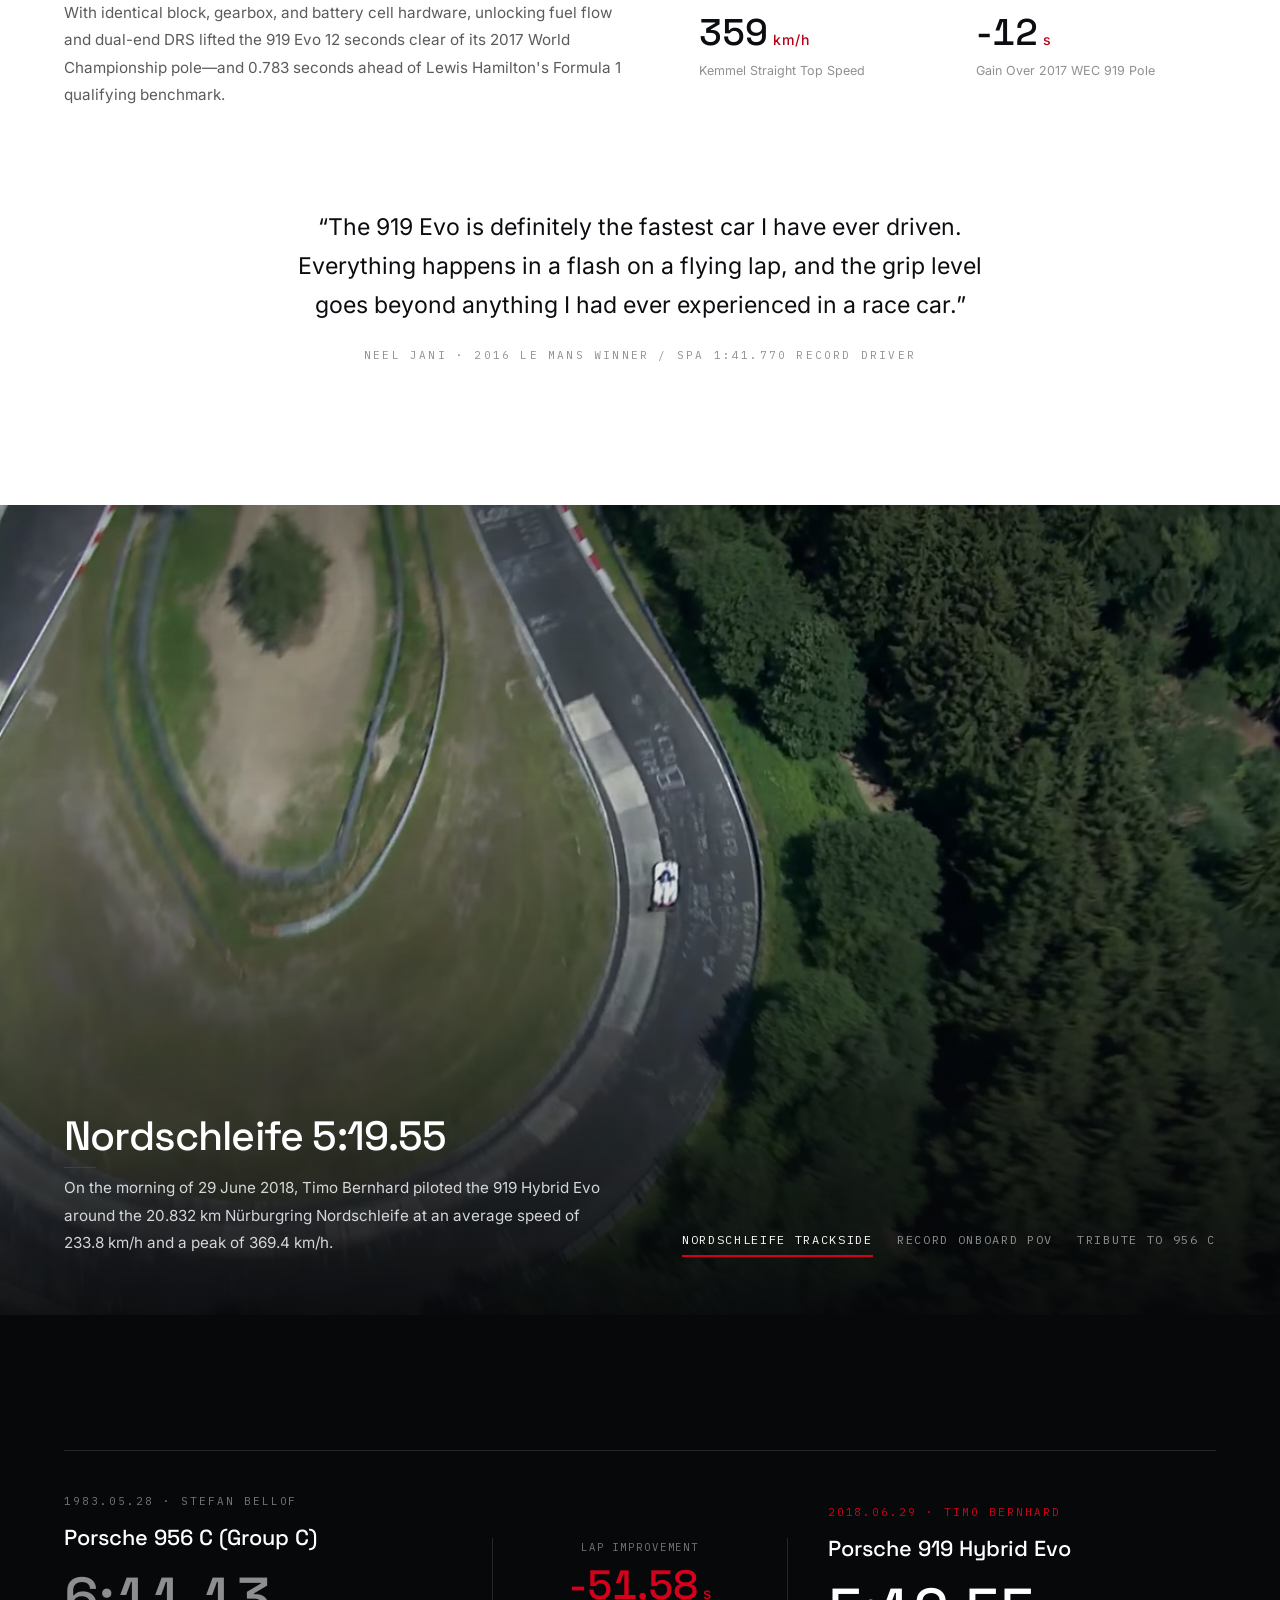
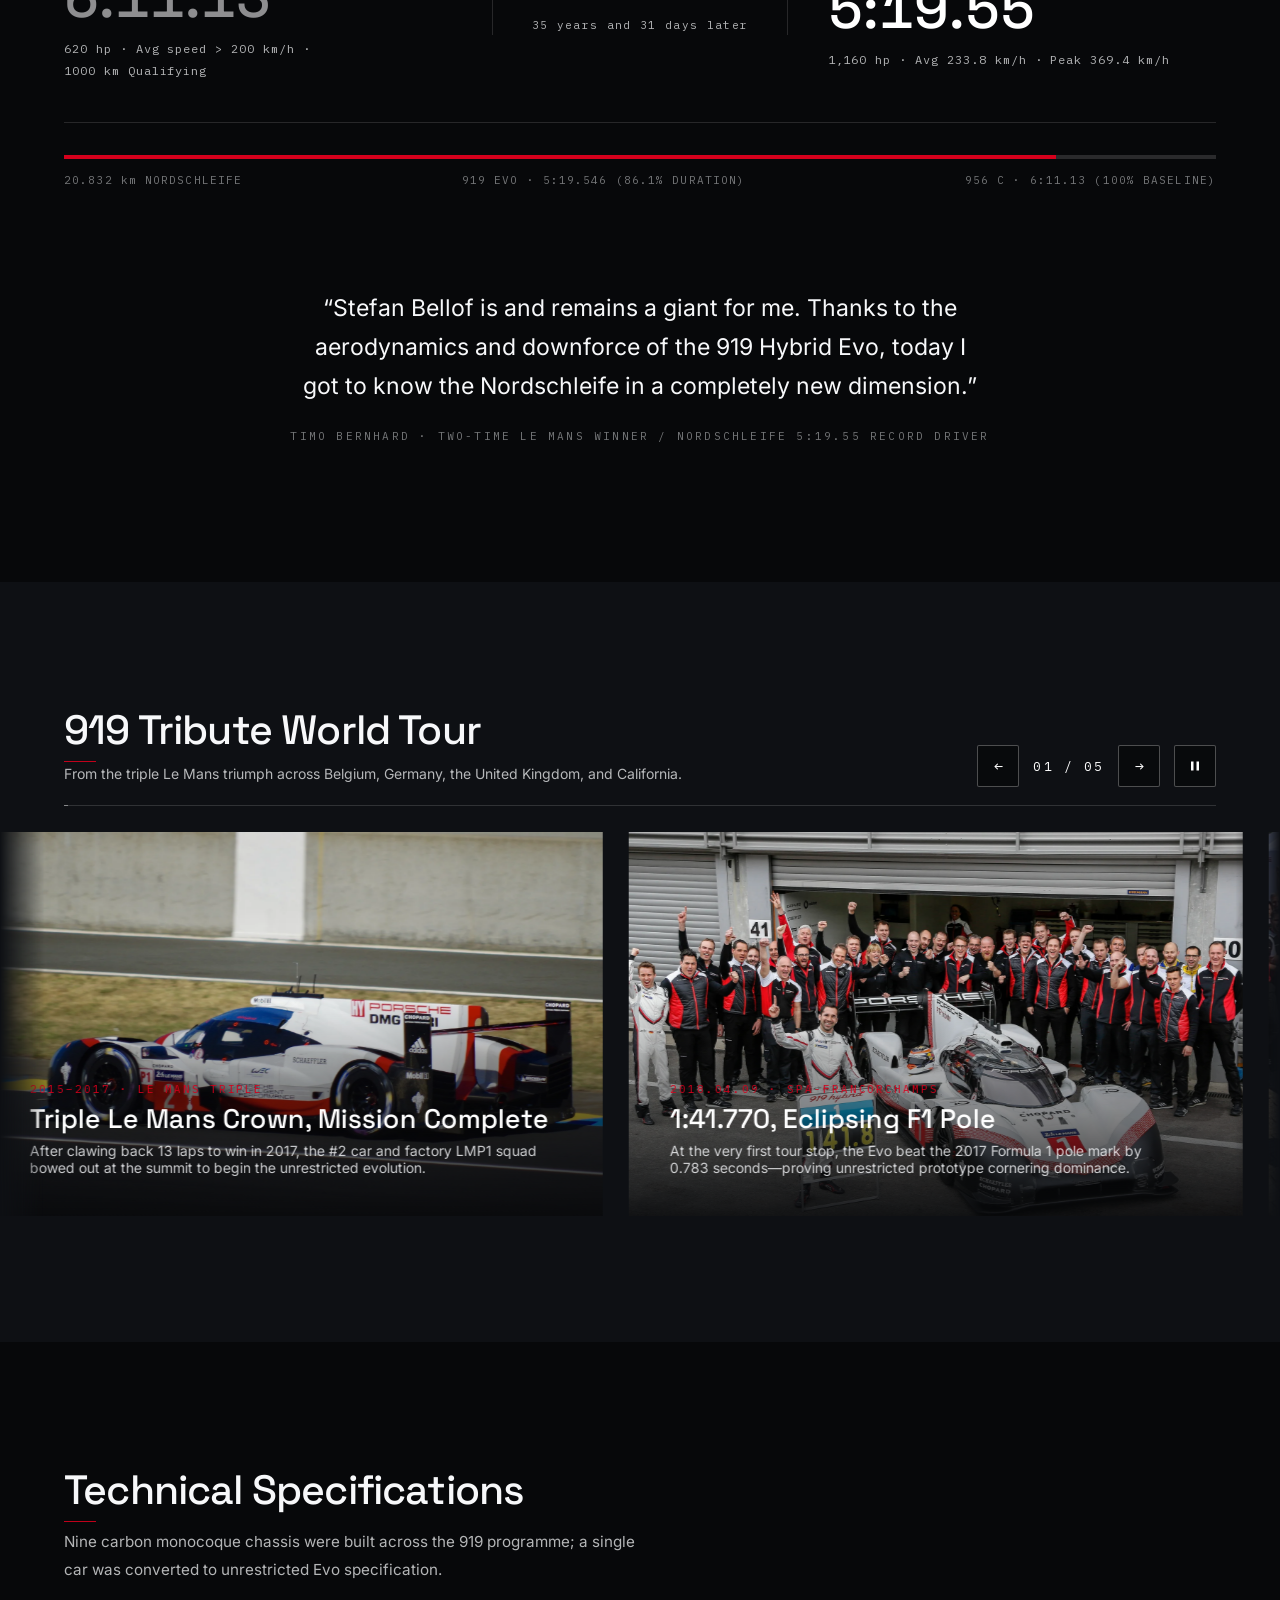
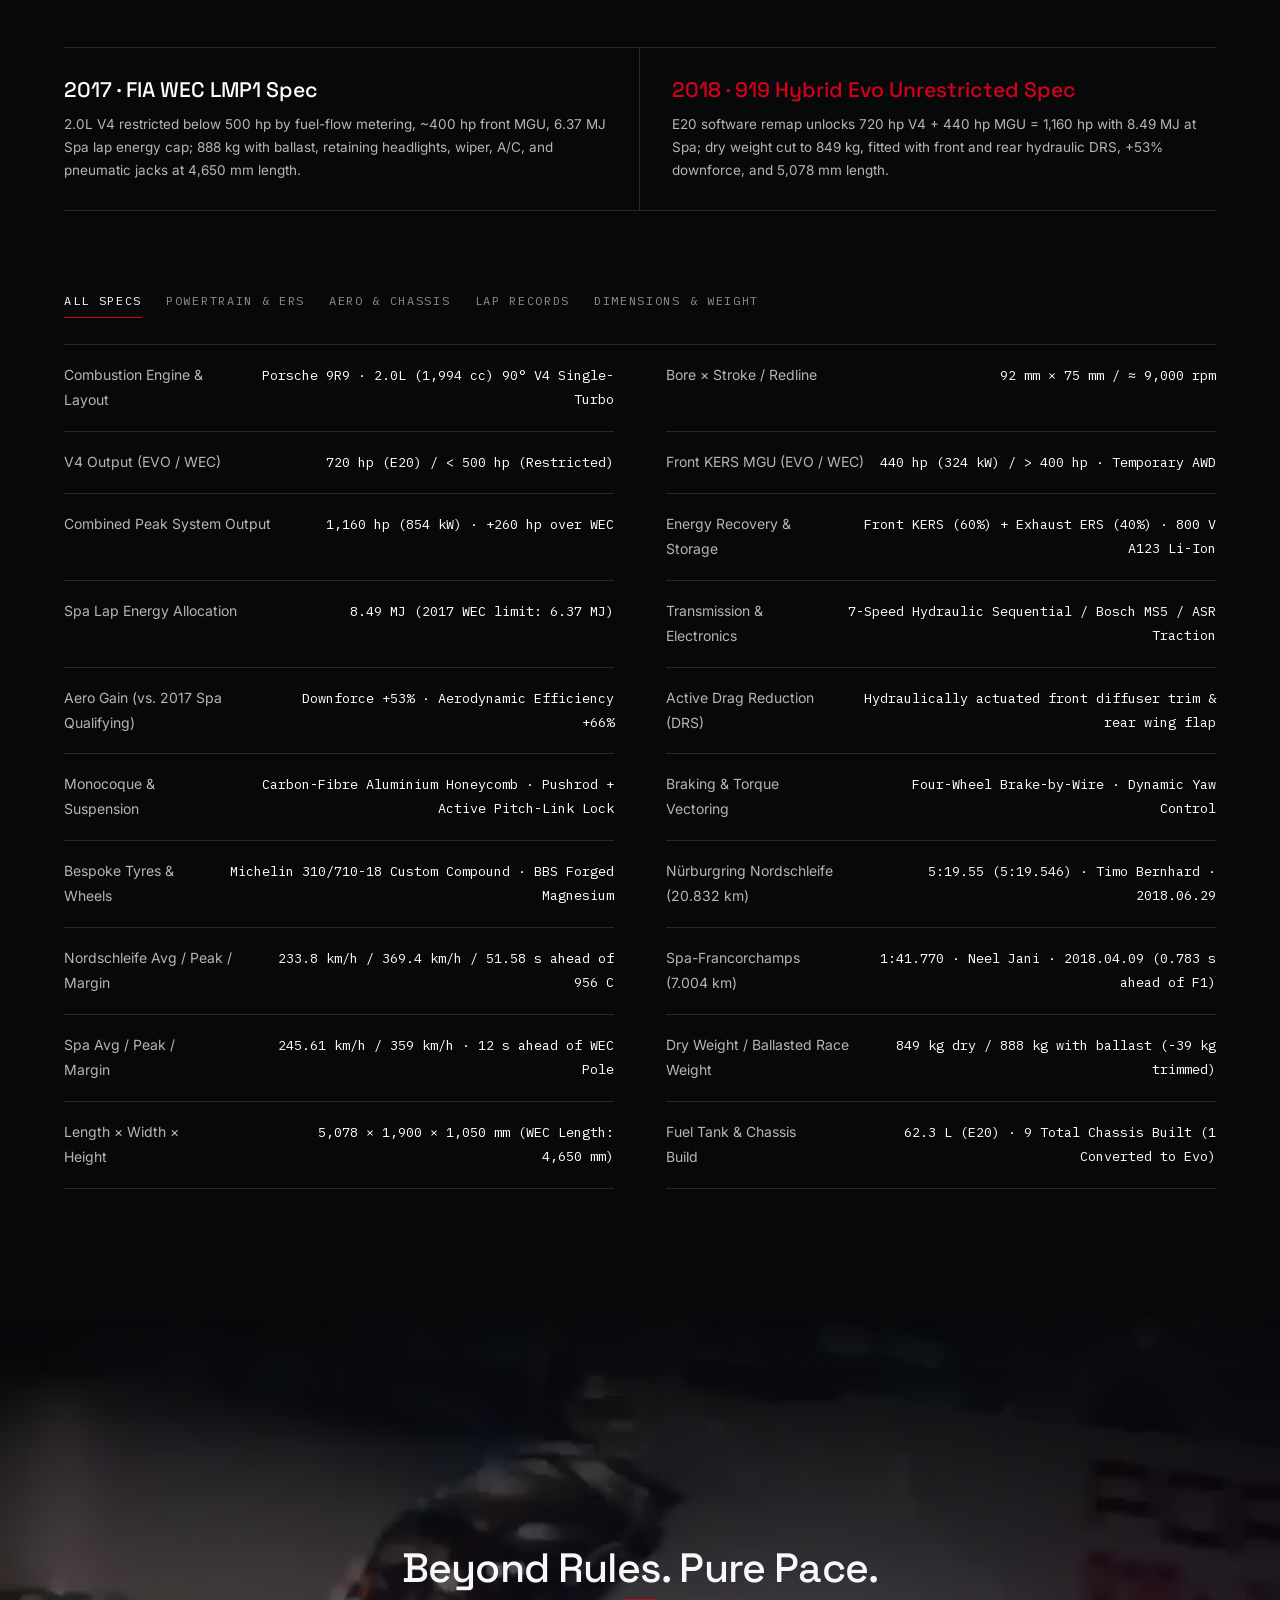
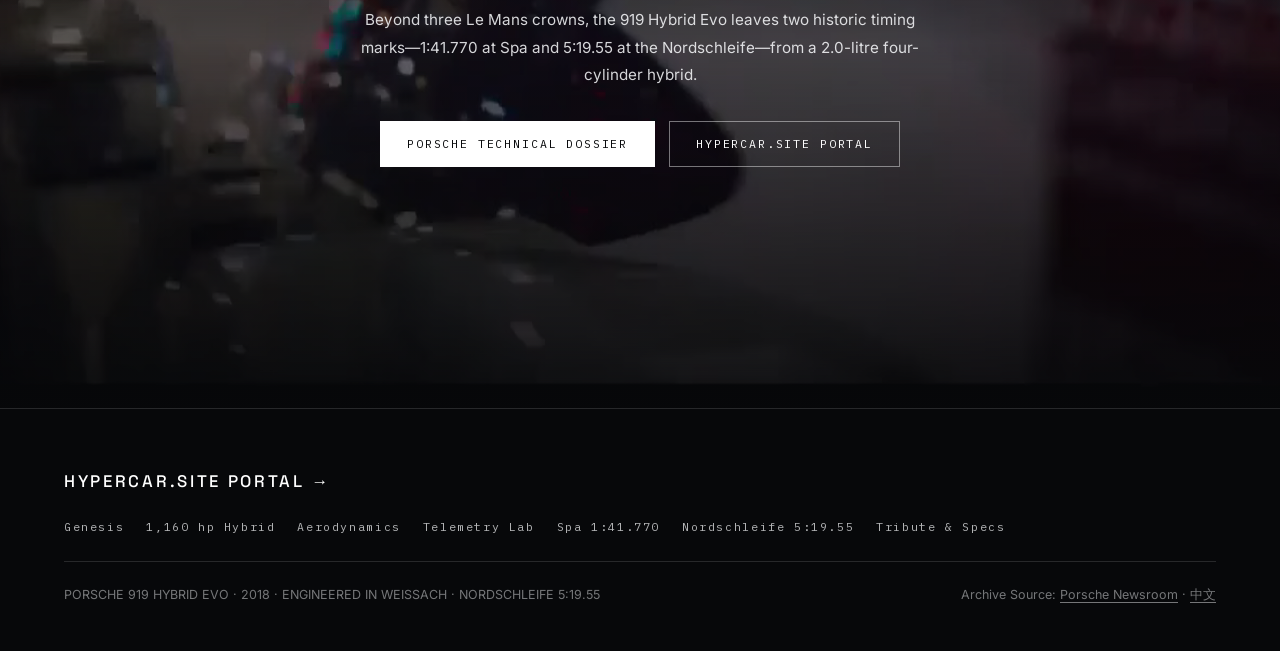
<file: en.html>
<!DOCTYPE html>
<html lang="en">
<head>
  <meta charset="UTF-8">
  <meta name="viewport" content="width=device-width, initial-scale=1.0">
  <title>PORSCHE 919 HYBRID EVO · Beyond Regulations</title>
  <meta name="description" content="Porsche 919 Hybrid Evo flagship archive: 2.0-litre 90° V4 turbo-hybrid delivering 1,160 hp, 849 kg dry weight, +53% downforce, 5:19.55 Nürburgring Nordschleife and 1:41.770 Spa-Francorchamps overall lap records.">
  <meta property="og:type" content="website">
  <meta property="og:title" content="PORSCHE 919 HYBRID EVO · Beyond Regulations">
  <meta property="og:description" content="1,160 hp hybrid AWD · 849 kg dry · Spa 1:41.770 (0.783 s faster than F1 pole) · Nordschleife 5:19.55 (233.8 km/h avg, 369.4 km/h Vmax).">
  <meta property="og:image" content="assets/img/hero-main.webp">
  <meta property="og:url" content="https://919-evo.hypercar.site/en.html">
  <meta name="twitter:card" content="summary_large_image">
  <link rel="manifest" href="manifest.json">
  <link rel="icon" href="data:image/svg+xml,%3Csvg xmlns='http://www.w3.org/2000/svg' viewBox='0 0 100 100'%3E%3Crect width='100' height='100' fill='%2307080A'/%3E%3Ctext x='50' y='64' font-size='40' text-anchor='middle' fill='%23D5001C' font-family='sans-serif' font-weight='700'%3E919%3C/text%3E%3C/svg%3E">
  <link rel="stylesheet" href="css/tokens.css?v=1628791f">
  <link rel="stylesheet" href="css/base.css?v=249aaf5f">
  <link rel="stylesheet" href="css/sections.css?v=9e2fa1d3">
  <link rel="stylesheet" href="shared/v1/motion.css?v=5c894747">
  <script src="shared/v1/lang.js?v=cc2024b6" data-strategy="ip" data-key="919-evo-lang" data-fallback="ipinfo" data-direction="both" data-zh="index.html" data-en="en.html" defer></script>
<!-- hc:seo:start -->
<!-- generated by tools/seo.py · cars.json · 2026-11-27 -->
<link rel="canonical" href="https://919-evo.hypercar.site/en.html">
<link rel="alternate" hreflang="zh-CN" href="https://919-evo.hypercar.site/">
<link rel="alternate" hreflang="en" href="https://919-evo.hypercar.site/en.html">
<link rel="alternate" hreflang="x-default" href="https://919-evo.hypercar.site/">
<script type="application/ld+json">
{"@context":"https://schema.org","@type":"Car","name":"Porsche 919 Hybrid Evo","brand":{"@type":"Brand","name":"Porsche"},"model":"919 Hybrid Evo","url":"https://919-evo.hypercar.site/en.html","description":"Unrestricted · Nürburgring 5:19.55","productionDate":"2018","image":"https://919-evo.hypercar.site/assets/img/hero-main.webp","additionalProperty":[{"@type":"PropertyValue","name":"Peak power","value":"1,160 hp"},{"@type":"PropertyValue","name":"Nürburgring lap","value":"5:19.55 Nürburgring"},{"@type":"PropertyValue","name":"Dry weight","value":"849 kg"}]}
</script>
<!-- hc:seo:end -->
</head>
<body>

<a class="skip-link" href="#hero">Skip to content</a>

<div class="preloader" id="preloader" aria-hidden="true">
  <div class="preloader__spine"><div class="preloader__fill"></div></div>
</div>

<header class="site-header" id="siteHeader">
  <div class="site-header__inner">
    <button class="menu-trigger" id="menuBtn" type="button" aria-expanded="false" aria-controls="indexOverlay">
      <span class="menu-lines" aria-hidden="true"><i></i><i></i></span>
      <span>MENU</span>
    </button>

    <a class="brand-center" href="#hero" aria-label="PORSCHE 919 HYBRID EVO back to top">
      <span class="brand-center__make">PORSCHE</span>
      <b class="brand-center__model">919 HYBRID EVO</b>
    </a>

    <a class="lang-link lang-btn" lang="zh-CN" href="index.html">中文</a>
  </div>
</header>

<div class="index-overlay" id="indexOverlay" hidden>
  <div class="index-overlay__top">
    <span class="index-overlay__brand">PORSCHE 919 HYBRID EVO · WEISSACH</span>
    <button class="close-btn" id="closeMenuBtn" type="button">CLOSE ESC</button>
  </div>
  <nav class="index-overlay__nav" aria-label="Chapter Index">
    <a class="index-link" href="#hero"><span class="index-link__title">Prologue</span><span class="index-link__en">UNRESTRICTED PROTOTYPE</span></a>
    <a class="index-link" href="#genesis"><span class="index-link__title">Genesis: Beyond Limits</span><span class="index-link__en">GENESIS &amp; LE MANS</span></a>
    <a class="index-link" href="#powertrain"><span class="index-link__title">Unleashed: 1,160&nbsp;hp</span><span class="index-link__en">POWERTRAIN &amp; ERS</span></a>
    <a class="index-link" href="#aerodynamics"><span class="index-link__title">Aero &amp; Weight Trim</span><span class="index-link__en">AERO &amp; LIGHTWEIGHT</span></a>
    <a class="index-link" href="#telemetry"><span class="index-link__title">Unrestricted Telemetry Lab</span><span class="index-link__en">TELEMETRY LAB</span></a>
    <a class="index-link" href="#spa"><span class="index-link__title">Spa 1:41.770</span><span class="index-link__en">SPA-FRANCORCHAMPS</span></a>
    <a class="index-link" href="#nordschleife"><span class="index-link__title">Nordschleife 5:19.55</span><span class="index-link__en">NORDSCHLEIFE RECORD</span></a>
    <a class="index-link" href="#legacy"><span class="index-link__title">Tribute &amp; Full Specs</span><span class="index-link__en">TRIBUTE &amp; SPECS</span></a>
  </nav>
  <div class="index-overlay__foot">
    <span>Engineered in Weissach · Triple Le Mans Finale</span>
    <a class="index-overlay__portal" href="https://www.hypercar.site" target="_blank" rel="noopener">HYPERCAR.SITE PORTAL →</a>
  </div>
</div>

<div class="lightbox" id="lightbox" role="dialog" aria-modal="true" aria-labelledby="lightboxCap" hidden>
  <button class="lightbox__close" id="lightboxClose" type="button">CLOSE ESC</button>
  <img class="lightbox__img" id="lightboxImg" src="assets/img/hero-main.webp" alt="">
  <p class="lightbox__cap" id="lightboxCap"></p>
</div>

<main>

<!-- =========================================================================
     01. #hero · 100svh full-bleed motion track opening
     ========================================================================= -->
<section class="hero" id="hero">
  <video class="hero__media" data-parallax muted loop playsinline preload="none" poster="assets/img/hero-main.webp">
    <source src="assets/video/hero-run.webm" type="video/webm">
  </video>
  <div class="hero__veil" aria-hidden="true"></div>

  <div class="hero__lockup">
    <h1 class="hero__title">919 HYBRID EVO</h1>
    <p class="hero__sub">WEISSACH UNRESTRICTED PROTOTYPE · NORDSCHLEIFE 5:19.55</p>
    <a class="hero__cue" href="#genesis" aria-label="Scroll down"></a>
  </div>
</section>

<!-- =========================================================================
     02. #genesis · Genesis: Triple Le Mans victory & lifting WEC restrictions
     ========================================================================= -->
<section id="genesis">
  <div class="manifesto-intro">
    <div class="wrap">
      <p class="manifesto__statement">
        <span class="manifesto__line">Freed from WEC regulations, the 2.0-litre V4 turbo-hybrid unleashes 1,160&nbsp;hp.</span>
        <span class="manifesto__line">Stepping off the triple Le Mans throne to author the final speed chapter at Spa and the Nürburgring.</span>
      </p>

      <div class="manifesto__triad reveal-fade">
        <div class="triad-item">
          <b class="tnum" data-count="1160" data-comma="true" data-suffix="<em>hp</em>">1,160<em>hp</em></b>
          <span>720&nbsp;hp V4 combined with 440&nbsp;hp front-axle e-drive</span>
        </div>
        <div class="triad-item">
          <b class="tnum" data-count="849" data-suffix="<em>kg</em>">849<em>kg</em></b>
          <span>Dry weight after stripping 39&nbsp;kg of race hardware</span>
        </div>
        <div class="triad-item">
          <b class="tnum">5:19.55</b>
          <span>Nürburgring Nordschleife 20.832&nbsp;km outright record</span>
        </div>
      </div>
    </div>
  </div>

  <div class="cinema-stage cinema-stage--compact">
    <video class="cinema-stage__media" data-parallax muted loop playsinline preload="none" poster="assets/img/manifesto-stage.webp">
      <source src="assets/video/genesis-lemans.webm" type="video/webm">
    </video>
    <div class="cinema-stage__veil" aria-hidden="true"></div>
    <div class="cinema-stage__content">
      <div class="cinema-stage__copy reveal-fade">
        <h2 class="sec-heading">The 919 Without Rules</h2>
        <p class="sec-sub">From 2015 to 2017, the Porsche 919 Hybrid claimed three consecutive Le Mans 24 Hours victories and FIA WEC double world titles. Upon retiring from the premier class, Weissach removed fuel-flow, energy-allocation, and aerodynamic limits to reveal its true physical ceiling.</p>
      </div>
    </div>
  </div>

  <div class="quiet-band">
    <div class="wrap">
      <div class="lineage-cols reveal-fade">
        <article class="lineage-col">
          <div class="lineage-col__meta"><span>2014–2017</span><span>FIA WEC LMP1</span></div>
          <h3>The Regulated Prototype Era</h3>
          <p>Bound by strict per-lap fuel-flow meters and energy caps, the 9R9 2.0-litre V4 was pegged below 500&nbsp;hp, capping combined system output near 900&nbsp;hp.</p>
        </article>
        <article class="lineage-col">
          <div class="lineage-col__meta"><span>2015–2017</span><span>3× LE MANS</span></div>
          <h3>Three Crowns, Nineteen at Le Mans</h3>
          <p>Across 34 starts in four seasons, the 919&nbsp;secured 17 victories, 20 pole positions, and 43 podiums—sweeping three straight Le Mans wins and WEC Manufacturers' and Drivers' titles.</p>
        </article>
        <article class="lineage-col is-active">
          <div class="lineage-col__meta"><span>2018</span><span>919 TRIBUTE TOUR</span></div>
          <h3>Unsealed for the Tribute Tour</h3>
          <p>Retaining the championship chassis and core powertrain hardware, software calibration and active aero alone lifted output to 1,160&nbsp;hp while trimming 39&nbsp;kg.</p>
        </article>
      </div>

      <div class="quote-spacer">
        <blockquote class="quote-clean reveal-fade">
          <p>“We didn't want to see the most innovative race car of recent times disappear into a museum right after fulfilling its mission; the 919 Tribute Tour is our tribute to those remarkable years.”</p>
          <cite>FRITZ ENZINGER · VICE PRESIDENT LMP1, PORSCHE</cite>
        </blockquote>
      </div>
    </div>
  </div>
</section>

<!-- =========================================================================
     03. #powertrain · Phase 1 Unleashed: 2.0L V4 720 hp + 800V Dual ERS 440 hp
     ========================================================================= -->
<section id="powertrain">
  <div class="cinema-stage" data-stage="powertrain">
    <div class="cinema-stage__layer is-active" data-layer="xray">
      <video muted loop playsinline preload="none" poster="assets/img/power-hero.webp">
        <source src="assets/video/power-tech.webm" type="video/webm">
      </video>
    </div>
    <div class="cinema-stage__layer" data-layer="v4">
      <img src="assets/img/power-v4.webp"
           srcset="assets/img/m/power-v4.webp 720w, assets/img/power-v4.webp 1920w"
           sizes="100vw" alt="Overhead view of the uncovered 919 Hybrid Evo engine bay showing the 2.0-litre V4 and exhaust turbine recovery unit" loading="lazy">
    </div>
    <div class="cinema-stage__layer" data-layer="ers">
      <img src="assets/img/nring-02.webp"
           srcset="assets/img/m/nring-02.webp 720w, assets/img/nring-02.webp 1920w"
           sizes="100vw" alt="Porsche 919 Hybrid Evo accelerating out of a high-speed Nürburgring corner with full front-axle electric deployment" loading="lazy">
    </div>

    <div class="cinema-stage__veil" aria-hidden="true"></div>

    <div class="cinema-stage__content">
      <div class="cinema-stage__copy">
        <h2 class="sec-heading" data-stage-title>2.0-Litre V4, Dual Energy Recovery</h2>
        <p class="sec-sub" data-stage-copy>Retaining every WEC mechanical component, the 9R9 2.0-litre 90° V4 single-turbo engine delivers 720&nbsp;hp once E20 race-fuel flow limits are removed—paired with front braking recuperation and exhaust-gas generation in an 800&nbsp;V closed loop.</p>
      </div>

      <div class="stage-tabs" role="tablist" aria-label="Powertrain and energy recovery views">
        <button class="stage-tab is-active" type="button" role="tab" aria-selected="true" data-target="xray"
          data-title="2.0-Litre V4, Dual Energy Recovery"
          data-copy="Retaining every WEC mechanical component, the 9R9 2.0-litre 90° V4 single-turbo engine delivers 720 hp once E20 race-fuel flow limits are removed—paired with front braking recuperation and exhaust-gas generation in an 800 V closed loop.">HYBRID X-RAY FILM</button>
        <button class="stage-tab" type="button" role="tab" aria-selected="false" data-target="v4"
          data-title="9R9 V4 · 720 hp Rear-Axle Drive"
          data-copy="Fully stressed aluminium crankcase with dry-sump lubrication, 92 × 75 mm bore and stroke, and a 7-speed hydraulic sequential gearbox; an exhaust generator spinning above 120,000 rpm downstream of the Garrett turbo provides ~40% of recovered energy.">9R9 V4 ENGINE</button>
        <button class="stage-tab" type="button" role="tab" aria-selected="false" data-target="ers"
          data-title="800V Liquid Cooling &amp; 440 hp AWD Boost"
          data-copy="The front-axle MGU captures ~60% of braking energy into an A123 liquid-cooled lithium-ion battery, deploying 440 hp to the front wheels on demand for 1,160 hp temporary all-wheel drive.">FRONT 440&nbsp;hp E-DRIVE</button>
      </div>
    </div>
  </div>

  <div class="quiet-band">
    <div class="wrap">
      <div class="power-bar-box reveal-fade">
        <div class="power-bar-readout">
          <div class="pb-stat"><span>V4 Engine Speed</span><b class="tnum" id="ptValRpm">9,000<em>rpm</em></b></div>
          <div class="pb-stat"><span>9R9 2.0L V4</span><b class="tnum" id="ptValV4">720<em>hp</em></b></div>
          <div class="pb-stat pb-stat--accent"><span>Front MGU E-Drive</span><b class="tnum" id="ptValMgu">440<em>hp</em></b></div>
          <div class="pb-stat"><span>Combined AWD Total</span><b class="tnum" id="ptValTotal">1,160<em>hp</em></b></div>
        </div>

        <div class="power-track" aria-hidden="true">
          <div class="power-track__v4" id="ptBarV4" style="width:62.1%;"></div>
          <div class="power-track__mgu" id="ptBarMgu" style="width:37.9%;"></div>
        </div>

        <div class="dock-slider-wrap" style="width:100%;margin-top:0;">
          <span class="slider-bound">2,000 <em>rpm</em></span>
          <input class="range-hairline" id="ptRpmSlider" data-unit="hp" type="range" min="2000" max="9000" step="100" value="9000" aria-label="9R9 V4 engine speed split slider">
          <span class="slider-bound">9,000 <em>rpm</em></span>
        </div>
        <p class="dock-hint">Scrub engine speed to inspect the linear 720&nbsp;hp climb of the 9R9 V4 alongside instant 440&nbsp;hp front-axle electric torque fill</p>

        <div class="perf-strip reveal-fade">
          <div class="perf-metric">
            <b class="tnum" data-count="9000" data-comma="true" data-suffix="<em>rpm</em>">9,000<em>rpm</em></b>
            <span>9R9 V4 Redline</span>
          </div>
          <div class="perf-metric">
            <b class="tnum" data-count="800" data-suffix="<em>V</em>">800<em>V</em></b>
            <span>A123 Liquid-Cooled Architecture</span>
          </div>
          <div class="perf-metric">
            <b class="tnum" data-count="8.49" data-decimals="2" data-suffix="<em>MJ</em>">8.49<em>MJ</em></b>
            <span>Spa Lap Energy Deployment</span>
          </div>
          <div class="perf-metric">
            <b class="tnum" data-count="62.3" data-decimals="1" data-suffix="<em>L</em>">62.3<em>L</em></b>
            <span>E20 Race Fuel Capacity</span>
          </div>
        </div>
      </div>

      <div class="quote-spacer">
        <blockquote class="quote-clean reveal-fade">
          <p>“This time we weren't held back by regulations, only by resources. Further developed and tuned, it broke a Formula 1 track record—for an engineer, that is a dream come true.”</p>
          <cite>STEPHEN MITAS · CHIEF RACE ENGINEER LMP1, PORSCHE</cite>
        </blockquote>
      </div>
    </div>
  </div>
</section>

<!-- =========================================================================
     04. #aerodynamics · Phase 2 Unleashed: +53% downforce, dual hydraulic DRS & -39 kg
     ========================================================================= -->
<section id="aerodynamics">
  <div class="cinema-stage" data-stage="aerodynamics">
    <div class="cinema-stage__layer is-active" data-layer="active-aero">
      <video muted loop playsinline preload="none" poster="assets/img/aero-front.webp">
        <source src="assets/video/aero-sculpt.webm" type="video/webm">
      </video>
    </div>
    <div class="cinema-stage__layer" data-layer="wing">
      <img src="assets/img/aero-wing.webp"
           srcset="assets/img/m/aero-wing.webp 720w, assets/img/aero-wing.webp 1920w"
           sizes="100vw" alt="Widened high-angle dual-plane rear wing and enlarged diffuser of the Porsche 919 Hybrid Evo" loading="lazy">
    </div>
    <div class="cinema-stage__layer" data-layer="floor">
      <img src="assets/img/aero-floor.webp"
           srcset="assets/img/m/aero-floor.webp 720w, assets/img/aero-floor.webp 1920w"
           sizes="100vw" alt="Top-down view of the 919 Hybrid Evo sidepod ducts, central dorsal fin, and fixed-height side skirts" loading="lazy">
    </div>

    <div class="cinema-stage__veil" aria-hidden="true"></div>

    <div class="cinema-stage__content">
      <div class="cinema-stage__copy">
        <h2 class="sec-heading" data-stage-title>5,078&nbsp;mm, Active Drag Reduction</h2>
        <p class="sec-sub" data-stage-copy>Width and height remain 1,900 × 1,050&nbsp;mm, while a greatly enlarged front diffuser extends overall length to 5,078&nbsp;mm; removing the headlights cleans up leading-edge airflow ahead of the prototype's first front-and-rear hydraulic DRS.</p>
      </div>

      <div class="stage-tabs" role="tablist" aria-label="919 Evo aerodynamics and lightweight evolution">
        <button class="stage-tab is-active" type="button" role="tab" aria-selected="true" data-target="active-aero"
          data-title="5,078 mm, Active Drag Reduction"
          data-copy="Width and height remain 1,900 × 1,050 mm, while a greatly enlarged front diffuser extends overall length to 5,078 mm; removing the headlights cleans up leading-edge airflow ahead of the prototype's first front-and-rear hydraulic DRS.">TRACK AERO IN MOTION</button>
        <button class="stage-tab" type="button" role="tab" aria-selected="false" data-target="wing"
          data-title="+53% Downforce, +66% Aero Efficiency"
          data-copy="A substantially wider rear wing and deep underbody diffuser work in concert with re-engineered front and rear wishbones and active pitch-link locking to sustain vertical loads beyond Formula 1.">DUAL-PLANE REAR WING</button>
        <button class="stage-tab" type="button" role="tab" aria-selected="false" data-target="floor"
          data-title="849 kg, Shedding 39 kg"
          data-copy="Fixed-height side skirts seal underfloor ground effect while air conditioning, windscreen wipers, lighting, pneumatic jacks, and race-control sensors are stripped away—cutting dry weight to 849 kg.">SKIRTS &amp; -39 KG TRIM</button>
      </div>
    </div>
  </div>

  <div class="quiet-band">
    <div class="wrap">
      <div class="aero-strip-grid reveal-fade">
        <div class="aero-stat">
          <b class="tnum" data-prefix="+" data-count="53" data-suffix="<em>%</em>">+53<em>%</em></b>
          <span>Downforce Gain (vs. 2017 Spa Pole)</span>
        </div>
        <div class="aero-stat">
          <b class="tnum" data-prefix="+" data-count="66" data-suffix="<em>%</em>">+66<em>%</em></b>
          <span>Aerodynamic Efficiency Gain</span>
        </div>
        <div class="aero-stat">
          <b class="tnum" data-prefix="-" data-count="39" data-suffix="<em>kg</em>">-39<em>kg</em></b>
          <span>A/C, Lighting &amp; Air Jacks Stripped</span>
        </div>
        <div class="aero-stat">
          <b class="tnum" data-count="5078" data-comma="true" data-suffix="<em>mm</em>">5,078<em>mm</em></b>
          <span>Extended Evo Length (WEC: 4,650&nbsp;mm)</span>
        </div>
      </div>
    </div>
  </div>
</section>

<!-- =========================================================================
     05. #telemetry · Frameless Unrestricted Telemetry Lab (1366x660 safe)
     ========================================================================= -->
<section class="telemetry-section" id="telemetry"
  data-lbl-power-unit="hp"
  data-lbl-idle="IDLE · 0 hp"
  data-lbl-wec-banned="WEC BANS DRS"
  data-lbl-drs-active="DRS OPEN · FRONT + REAR"
  data-lbl-drs-standby="STANDBY (&lt;140 km/h)"
  data-lbl-boost-active="TEMP AWD · +440"
  data-lbl-rwd="V4 RWD ONLY"
  data-lbl-regen-active="KERS HARVEST · 800V"
  data-lbl-regen-standby="STANDBY (&lt;40 km/h)"
  data-lbl-front="FRONT MGU"
  data-lbl-rear="REAR V4"
  data-lbl-eff="AERO EFF"
  data-lbl-nring="NORDSCHLEIFE 20.832 km"
  data-lbl-spa="SPA 7.004 km">

  <div class="wrap">
    <div class="lab-head reveal-fade">
      <h2 class="sec-heading">Unrestricted Telemetry Lab</h2>
      <p class="sec-sub">Switch live between 2017 WEC homologation and 2018 EVO unrestricted mode to inspect the physical envelope of dual-end hydraulic DRS, 440&nbsp;hp front-axle e-boost, and four-wheel brake-by-wire recuperation.</p>
    </div>

    <div class="lab-visual" id="labVisual">
      <img class="lab-backdrop" src="assets/img/telemetry-stage.webp"
           srcset="assets/img/m/telemetry-stage.webp 720w, assets/img/telemetry-stage.webp 1920w"
           sizes="(max-width: 980px) 100vw, 980px"
           alt="Borderless side-profile silhouette of the Porsche 919 Hybrid Evo serving as the airflow and axle telemetry canvas" loading="lazy">
      <canvas id="telemetryCanvas" aria-hidden="true"></canvas>
      <div class="lab-stage-status" id="labStageStatus">
        <span class="lab-status-dot" aria-hidden="true"></span>
        <span id="labBadgeText">2018 EVO · NORDSCHLEIFE 20.832&nbsp;km · 320 KM/H</span>
      </div>
    </div>

    <div class="lab-telemetry" aria-live="polite">
      <div>
        <span class="hud-lbl">Live Power Output</span>
        <strong class="hud-val tnum is-boost" id="telOutput">1,160<em>hp</em></strong>
      </div>
      <div>
        <span class="hud-lbl">Downforce vs. WEC Baseline</span>
        <strong class="hud-val tnum" id="telDownforce">115<em>%</em></strong>
      </div>
      <div>
        <span class="hud-lbl">Lap Energy Allocation</span>
        <strong class="hud-val tnum" id="telEnergy">8.49<em>MJ</em></strong>
      </div>
      <div>
        <span class="hud-lbl">Drive &amp; Aero State</span>
        <strong class="hud-val hud-val--status" id="telAeroState">TEMP AWD · +440&nbsp;hp</strong>
      </div>
    </div>

    <div class="lab-rail" role="toolbar" aria-label="Regulation spec, circuit, and hybrid-aero controls">
      <button class="rail-btn" type="button" data-spec="wec" aria-pressed="false">2017 WEC Spec</button>
      <button class="rail-btn is-active" type="button" data-spec="evo" aria-pressed="true">2018 EVO Unrestricted</button>
      <span class="dock-sep" aria-hidden="true"></span>
      <button class="rail-btn is-active" type="button" data-track="nring" aria-pressed="true">Nordschleife 20.832&nbsp;km</button>
      <button class="rail-btn" type="button" data-track="spa" aria-pressed="false">Spa 7.004&nbsp;km</button>
      <span class="dock-sep" aria-hidden="true"></span>
      <button class="rail-btn rail-btn--act rail-btn--drs" type="button" id="drsBtn" aria-pressed="false">HYDRAULIC DRS</button>
      <button class="rail-btn rail-btn--act rail-btn--boost is-active" type="button" id="eboostBtn" aria-pressed="true">E-BOOST 440&nbsp;hp</button>
      <button class="rail-btn rail-btn--act rail-btn--regen" type="button" id="kersBtn" aria-pressed="false">KERS BRAKE-BY-WIRE</button>
    </div>

    <div class="dock-slider-wrap">
      <span class="slider-bound">0 <em>km/h</em></span>
      <input class="range-hairline" id="telSpeedSlider" type="range" min="0" max="369" value="320" aria-label="Set telemetry test speed">
      <span class="slider-bound"><strong class="tnum" id="telSpeedValText">320</strong> / <span id="telSpeedMaxText">369.4</span> <em>km/h</em></span>
    </div>
    <p class="dock-hint">WEC spec caps speed at 335&nbsp;km/h and forbids active DRS · EVO deploys front + rear DRS at &gt;= 140&nbsp;km/h · KERS cuts fuel injection immediately</p>
  </div>
</section>

<!-- =========================================================================
     06. #spa · First Climax: 2018.04.09 Spa 1:41.770 (0.783 s faster than F1 pole)
     ========================================================================= -->
<section id="spa">
  <div class="cinema-stage" data-stage="spa">
    <div class="cinema-stage__layer is-active" data-layer="exterior">
      <video muted loop playsinline preload="none" poster="assets/img/spa-wide.webp">
        <source src="assets/video/spa-exterior.webm" type="video/webm">
      </video>
    </div>
    <div class="cinema-stage__layer" data-layer="onboard">
      <video muted loop playsinline preload="none" poster="assets/img/spa-right.webp">
        <source src="assets/video/spa-onboard.webm" type="video/webm">
      </video>
    </div>
    <div class="cinema-stage__layer" data-layer="grip">
      <img src="assets/img/spa-left.webp"
           srcset="assets/img/m/spa-left.webp 720w, assets/img/spa-left.webp 1920w"
           sizes="100vw" alt="919 Hybrid Evo hugging the red-and-yellow kerbs on cold asphalt at Spa-Francorchamps" loading="lazy">
    </div>

    <div class="cinema-stage__veil" aria-hidden="true"></div>

    <div class="cinema-stage__content">
      <div class="cinema-stage__copy">
        <h2 class="sec-heading" data-stage-title>Spa 1:41.770, Faster Than F1 Pole</h2>
        <p class="sec-sub" data-stage-copy>At 10:23 on 9 April 2018—in 11 °C ambient air and 13 °C track temperatures—Neel Jani lapped the 7.004&nbsp;km Spa-Francorchamps circuit at an average speed of 245.61&nbsp;km/h, beating the 2017 Formula 1 pole time by 0.783&nbsp;seconds.</p>
      </div>

      <div class="stage-tabs" role="tablist" aria-label="Spa record cinema views">
        <button class="stage-tab is-active" type="button" role="tab" aria-selected="true" data-target="exterior"
          data-title="Spa 1:41.770, Faster Than F1 Pole"
          data-copy="At 10:23 on 9 April 2018—in 11 °C ambient air and 13 °C track temperatures—Neel Jani lapped the 7.004 km Spa-Francorchamps circuit at an average speed of 245.61 km/h, beating the 2017 Formula 1 pole time by 0.783 seconds.">EXTERIOR TRACK FILM</button>
        <button class="stage-tab" type="button" role="tab" aria-selected="false" data-target="onboard"
          data-title="Flat-Out Through Eau Rouge"
          data-copy="Reaching 359 km/h on the Kemmel Straight, the Evo shaved a full 12 seconds off the 919 Hybrid's own 2017 WEC pole lap with 8.49 MJ of hybrid energy available per lap.">DRIVER ONBOARD POV</button>
        <button class="stage-tab" type="button" role="tab" aria-selected="false" data-target="grip"
          data-title="13 °C Compounds &amp; Brake-by-Wire"
          data-copy="Michelin developed bespoke 310/710-18 synthetic compounds to shoulder downforce loads exceeding F1, paired with four-wheel brake-by-wire for dynamic yaw torque vectoring.">BESPOKE TYRE GRIP</button>
      </div>
    </div>
  </div>

  <!-- Sole Weissach pure-white editorial interlude (zero boxed cards, typography & telemetry only) -->
  <div class="weissach-light" data-theme="light">
    <div class="wrap">
      <div class="spa-header reveal-fade">
        <div>
          <h2 class="sec-heading">12 Seconds Faster Than WEC Pole</h2>
          <p class="sec-sub">With identical block, gearbox, and battery cell hardware, unlocking fuel flow and dual-end DRS lifted the 919 Evo 12&nbsp;seconds clear of its 2017 World Championship pole—and 0.783&nbsp;seconds ahead of Lewis Hamilton's Formula 1 qualifying benchmark.</p>
        </div>

        <div class="spa-metrics">
          <div class="spa-stat spa-stat--accent">
            <b class="tnum">1:41.770</b>
            <span>7.004&nbsp;km lap (0.783&nbsp;s quicker than F1)</span>
          </div>
          <div class="spa-stat">
            <b class="tnum" data-count="245.61" data-decimals="2" data-suffix="<em>km/h</em>">245.61<em>km/h</em></b>
            <span>Spa Average Lap Speed</span>
          </div>
          <div class="spa-stat">
            <b class="tnum" data-count="359" data-suffix="<em>km/h</em>">359<em>km/h</em></b>
            <span>Kemmel Straight Top Speed</span>
          </div>
          <div class="spa-stat">
            <b class="tnum" data-prefix="-" data-count="12" data-suffix="<em>s</em>">-12<em>s</em></b>
            <span>Gain Over 2017 WEC 919 Pole</span>
          </div>
        </div>
      </div>

      <div class="quote-spacer">
        <blockquote class="quote-clean reveal-fade">
          <p>“The 919 Evo is definitely the fastest car I have ever driven. Everything happens in a flash on a flying lap, and the grip level goes beyond anything I had ever experienced in a race car.”</p>
          <cite>NEEL JANI · 2016 LE MANS WINNER / SPA 1:41.770 RECORD DRIVER</cite>
        </blockquote>
      </div>
    </div>
  </div>
</section>

<!-- =========================================================================
     07. #nordschleife · Ultimate Climax: 2018.06.29 Nürburgring Nordschleife 5:19.55
     ========================================================================= -->
<section id="nordschleife">
  <div class="cinema-stage" data-stage="nordschleife">
    <div class="cinema-stage__layer is-active" data-layer="exterior">
      <video muted loop playsinline preload="none" poster="assets/img/nring-01.webp">
        <source src="assets/video/nring-exterior.webm" type="video/webm">
      </video>
    </div>
    <div class="cinema-stage__layer" data-layer="onboard">
      <video muted loop playsinline preload="none" poster="assets/img/nring-04.webp">
        <source src="assets/video/nring-onboard.webm" type="video/webm">
      </video>
    </div>
    <div class="cinema-stage__layer" data-layer="bellof">
      <img src="assets/img/nring-03.webp"
           srcset="assets/img/m/nring-03.webp 720w, assets/img/nring-03.webp 1920w"
           sizes="100vw" alt="919 Hybrid Evo parked on the Nordschleife tarmac beside chalk lettering reading 6:11.13 BE FASTER" loading="lazy">
    </div>

    <div class="cinema-stage__veil" aria-hidden="true"></div>

    <div class="cinema-stage__content">
      <div class="cinema-stage__copy">
        <h2 class="sec-heading" data-stage-title>Nordschleife 5:19.55</h2>
        <p class="sec-sub" data-stage-copy>On the morning of 29 June 2018, Timo Bernhard piloted the 919 Hybrid Evo around the 20.832&nbsp;km Nürburgring Nordschleife at an average speed of 233.8&nbsp;km/h and a peak of 369.4&nbsp;km/h.</p>
      </div>

      <div class="stage-tabs" role="tablist" aria-label="Nürburgring Nordschleife record perspectives">
        <button class="stage-tab is-active" type="button" role="tab" aria-selected="true" data-target="exterior"
          data-title="Nordschleife 5:19.55"
          data-copy="On the morning of 29 June 2018, Timo Bernhard piloted the 919 Hybrid Evo around the 20.832 km Nürburgring Nordschleife at an average speed of 233.8 km/h and a peak of 369.4 km/h.">NORDSCHLEIFE TRACKSIDE</button>
        <button class="stage-tab" type="button" role="tab" aria-selected="false" data-target="onboard"
          data-title="369.4 km/h Through the Eifel Forest"
          data-copy="Official timing froze at 5:19.546 before the Weissach crew; 53% additional downforce allowed undulating high-speed sweeps to be taken virtually flat out.">RECORD ONBOARD POV</button>
        <button class="stage-tab" type="button" role="tab" aria-selected="false" data-target="bellof"
          data-title="Honouring the 35-Year 6:11.13"
          data-copy="On 28 May 1983, Stefan Bellof set 6:11.13 in a 620 hp Porsche 956 C; exactly 35 years and 31 days later, the 919 Evo lowered the benchmark by 51.58 seconds.">TRIBUTE TO 956 C</button>
      </div>
    </div>
  </div>

  <div class="quiet-band">
    <div class="wrap">
      <div class="scale-grid reveal-fade">
        <article class="scale-card">
          <div class="scale-card__date">1983.05.28 · STEFAN BELLOF</div>
          <h3 class="scale-card__car">Porsche 956 C (Group C)</h3>
          <div class="scale-card__time tnum">6:11.13</div>
          <p class="scale-card__detail">620&nbsp;hp · Avg speed &gt; 200&nbsp;km/h · 1000&nbsp;km Qualifying</p>
        </article>

        <div class="scale-delta">
          <span>Lap Improvement</span>
          <b class="tnum">-51.58<em>s</em></b>
          <small>35&nbsp;years and 31 days later</small>
        </div>

        <article class="scale-card scale-card--evo">
          <div class="scale-card__date">2018.06.29 · TIMO BERNHARD</div>
          <h3 class="scale-card__car">Porsche 919 Hybrid Evo</h3>
          <div class="scale-card__time tnum">5:19.55</div>
          <p class="scale-card__detail">1,160&nbsp;hp · Avg 233.8&nbsp;km/h · Peak 369.4&nbsp;km/h</p>
        </article>
      </div>

      <div class="scale-bar-visual reveal-fade" aria-hidden="true">
        <div class="scale-bar-track"><div class="scale-bar-fill"></div></div>
        <div class="scale-bar-labels">
          <span>20.832&nbsp;km NORDSCHLEIFE</span>
          <span>919 EVO · 5:19.546 (86.1% DURATION)</span>
          <span>956 C · 6:11.13 (100% BASELINE)</span>
        </div>
      </div>

      <div class="quote-spacer">
        <blockquote class="quote-clean reveal-fade">
          <p>“Stefan Bellof is and remains a giant for me. Thanks to the aerodynamics and downforce of the 919 Hybrid Evo, today I got to know the Nordschleife in a completely new dimension.”</p>
          <cite>TIMO BERNHARD · TWO-TIME LE MANS WINNER / NORDSCHLEIFE 5:19.55 RECORD DRIVER</cite>
        </blockquote>
      </div>
    </div>
  </div>
</section>

<!-- =========================================================================
     08. #legacy · 919 Tribute World Tour, Full Technical Ledger & Epilogue Film
     ========================================================================= -->
<section id="legacy">
  <div class="imax-carousel-wrap">
    <div class="wrap">
      <div class="imax-head reveal-fade">
        <div>
          <h2 class="sec-heading">919 Tribute World Tour</h2>
          <p class="imax-head__hint">From the triple Le Mans triumph across Belgium, Germany, the United Kingdom, and California.</p>
        </div>

        <div class="carousel-ctrl">
          <button class="carousel-btn" id="imaxPrevBtn" type="button" aria-label="Previous tour frame">←</button>
          <span class="carousel-count tnum" id="imaxCounter">01 / 05</span>
          <button class="carousel-btn" id="imaxNextBtn" type="button" aria-label="Next tour frame">→</button>
          <button class="carousel-btn carousel-btn--play" id="imaxPlayBtn" type="button"
            aria-pressed="false"
            aria-label="Pause tribute tour autoplay"
            data-lbl-pause="Pause tribute tour autoplay"
            data-lbl-play="Resume tribute tour autoplay">
            <svg class="icon-pause" width="12" height="12" viewBox="0 0 12 12" aria-hidden="true">
              <rect x="2" y="1.5" width="2.5" height="9" fill="currentColor"></rect>
              <rect x="7.5" y="1.5" width="2.5" height="9" fill="currentColor"></rect>
            </svg>
            <svg class="icon-play" width="12" height="12" viewBox="0 0 12 12" aria-hidden="true">
              <polygon points="2.5,1.5 10.5,6 2.5,10.5" fill="currentColor"></polygon>
            </svg>
          </button>
        </div>
      </div>
      <div class="imax-progress" aria-hidden="true"><i id="imaxProgressBar"></i></div>
    </div>

    <div class="imax-track" id="imaxTrack">
      <button class="imax-slide" type="button" data-lightbox
        data-lightbox-src="assets/img/tour-01.webp"
        data-lightbox-alt="The number 2 Porsche 919 Hybrid winning the 2017 24 Hours of Le Mans"
        data-lightbox-cap="01 · LE MANS 2015–2017 — Three consecutive Le Mans overall victories and WEC double world championships, securing Porsche's 19th Le Mans crown.">
        <img src="assets/img/tour-01.webp"
             srcset="assets/img/m/tour-01.webp 720w, assets/img/tour-01.webp 1920w"
             sizes="(max-width: 600px) 86vw, 76vw" alt="The number 2 Porsche 919 Hybrid winning the 2017 24 Hours of Le Mans" loading="lazy">
        <div class="imax-slide__veil" aria-hidden="true"></div>
        <div class="imax-slide__cap">
          <span>2015–2017 · LE MANS TRIPLE</span>
          <h3>Triple Le Mans Crown, Mission Complete</h3>
          <p>After clawing back 13 laps to win in 2017, the #2&nbsp;car and factory LMP1 squad bowed out at the summit to begin the unrestricted evolution.</p>
        </div>
      </button>

      <button class="imax-slide" type="button" data-lightbox
        data-lightbox-src="assets/img/tour-02.webp"
        data-lightbox-alt="Neel Jani and the Porsche crew holding the 1:41.8 record board at Spa-Francorchamps on 9 April 2018"
        data-lightbox-cap="02 · SPA-FRANCORCHAMPS 2018.04.09 — Neel Jani rewrites the outright Spa lap record at 1:41.770 (245.61 km/h average).">
        <img src="assets/img/tour-02.webp"
             srcset="assets/img/m/tour-02.webp 720w, assets/img/tour-02.webp 1920w"
             sizes="(max-width: 600px) 86vw, 76vw" alt="Neel Jani and the Porsche crew holding the 1:41.8 record board at Spa-Francorchamps on 9 April 2018" loading="lazy">
        <div class="imax-slide__veil" aria-hidden="true"></div>
        <div class="imax-slide__cap">
          <span>2018.04.09 · SPA-FRANCORCHAMPS</span>
          <h3>1:41.770, Eclipsing F1 Pole</h3>
          <p>At the very first tour stop, the Evo beat the 2017 Formula 1 pole mark by 0.783&nbsp;seconds—proving unrestricted prototype cornering dominance.</p>
        </div>
      </button>

      <button class="imax-slide" type="button" data-lightbox
        data-lightbox-src="assets/img/tour-03.webp"
        data-lightbox-alt="Timo Bernhard and the Porsche team presenting the 5:19.6 record board at the Nürburgring on 29 June 2018"
        data-lightbox-cap="03 · NÜRBURGRING NORDSCHLEIFE 2018.06.29 — Timo Bernhard clocks 5:19.546 (published 5:19.55), lowering the 35-year mark by 51.58 seconds.">
        <img src="assets/img/tour-03.webp"
             srcset="assets/img/m/tour-03.webp 720w, assets/img/tour-03.webp 1920w"
             sizes="(max-width: 600px) 86vw, 76vw" alt="Timo Bernhard and the Porsche team presenting the 5:19.6 record board at the Nürburgring on 29 June 2018" loading="lazy">
        <div class="imax-slide__veil" aria-hidden="true"></div>
        <div class="imax-slide__cap">
          <span>2018.06.29 · NÜRBURGRING</span>
          <h3>5:19.55, Sovereign of the Green Hell</h3>
          <p>Thirty-five years and 31 days after Stefan Bellof's iconic lap, the 919 Evo reset the standard before climbing the Goodwood hill in July.</p>
        </div>
      </button>

      <button class="imax-slide" type="button" data-lightbox
        data-lightbox-src="assets/img/tour-05.webp"
        data-lightbox-alt="Porsche 919 Hybrid Evo running at Laguna Seca during Rennsport Reunion VI in September 2018"
        data-lightbox-cap="04 · LAGUNA SECA 2018.09.26–29 — Following its 2 September Brands Hatch demonstration, the 919 Evo closed its dynamic tour at Rennsport Reunion VI.">
        <img src="assets/img/tour-05.webp"
             srcset="assets/img/m/tour-05.webp 720w, assets/img/tour-05.webp 1920w"
             sizes="(max-width: 600px) 86vw, 76vw" alt="Porsche 919 Hybrid Evo running at Laguna Seca during Rennsport Reunion VI in September 2018" loading="lazy">
        <div class="imax-slide__veil" aria-hidden="true"></div>
        <div class="imax-slide__cap">
          <span>2018.09.26–29 · LAGUNA SECA</span>
          <h3>Rennsport Reunion VI Finale</h3>
          <p>After Goodwood and Brands Hatch, it crossed the Atlantic to make its final public runs before tens of thousands of Porsche enthusiasts in California.</p>
        </div>
      </button>

      <button class="imax-slide" type="button" data-lightbox
        data-lightbox-src="assets/img/tour-07.webp"
        data-lightbox-alt="Porsche 919 Hybrid Evo returning home to the Porsche Museum in Zuffenhausen after the world tribute tour"
        data-lightbox-cap="05 · ZUFFENHAUSEN HOMECOMING — Leaving public roads and circuits behind to take permanent residence in the Porsche Museum, Zuffenhausen.">
        <img src="assets/img/tour-07.webp"
             srcset="assets/img/m/tour-07.webp 720w, assets/img/tour-07.webp 1920w"
             sizes="(max-width: 600px) 86vw, 76vw" alt="Porsche 919 Hybrid Evo returning home to the Porsche Museum in Zuffenhausen after the world tribute tour" loading="lazy">
        <div class="imax-slide__veil" aria-hidden="true"></div>
        <div class="imax-slide__cap">
          <span>ZUFFENHAUSEN · PORSCHE MUSEUM</span>
          <h3>Homecoming to Zuffenhausen</h3>
          <p>Of the nine 919 chassis built, one was unchained into the Evo and now rests permanently alongside its Le Mans-winning twin.</p>
        </div>
      </button>
    </div>
  </div>

  <div class="specs-section">
    <div class="wrap">
      <div class="specs-head reveal-fade">
        <h2 class="sec-heading">Technical Specifications</h2>
        <p class="sec-sub">Nine carbon monocoque chassis were built across the 919 programme; a single car was converted to unrestricted Evo specification.</p>
      </div>

      <div class="modes-row reveal-fade" role="list" aria-label="2017 WEC Spec vs. 2018 EVO comparison">
        <button class="mode-row-btn" type="button">
          <h3>2017 · FIA WEC LMP1 Spec</h3>
          <p>2.0L V4 restricted below 500&nbsp;hp by fuel-flow metering, ~400&nbsp;hp front MGU, 6.37 MJ Spa lap energy cap; 888&nbsp;kg with ballast, retaining headlights, wiper, A/C, and pneumatic jacks at 4,650&nbsp;mm length.</p>
        </button>
        <button class="mode-row-btn is-active" type="button">
          <h3>2018 · 919 Hybrid Evo Unrestricted Spec</h3>
          <p>E20 software remap unlocks 720&nbsp;hp V4 + 440&nbsp;hp MGU = 1,160&nbsp;hp with 8.49 MJ at Spa; dry weight cut to 849&nbsp;kg, fitted with front and rear hydraulic DRS, +53% downforce, and 5,078&nbsp;mm length.</p>
        </button>
      </div>

      <div class="ledger-bar">
        <div class="stage-tabs" role="tablist" aria-label="Technical specification category filter">
          <button class="stage-tab spec-tab is-active" type="button" role="tab" aria-selected="true" data-cat="all">ALL SPECS</button>
          <button class="stage-tab spec-tab" type="button" role="tab" aria-selected="false" data-cat="power">POWERTRAIN &amp; ERS</button>
          <button class="stage-tab spec-tab" type="button" role="tab" aria-selected="false" data-cat="aero">AERO &amp; CHASSIS</button>
          <button class="stage-tab spec-tab" type="button" role="tab" aria-selected="false" data-cat="records">LAP RECORDS</button>
          <button class="stage-tab spec-tab" type="button" role="tab" aria-selected="false" data-cat="dims">DIMENSIONS &amp; WEIGHT</button>
        </div>

        <div class="ledger-grid">
          <div class="ledger-item" data-cat="power"><span>Combustion Engine &amp; Layout</span><b>Porsche 9R9 · 2.0L (1,994&nbsp;cc) 90° V4 Single-Turbo</b></div>
          <div class="ledger-item" data-cat="power"><span>Bore × Stroke / Redline</span><b>92&nbsp;mm × 75&nbsp;mm / ≈ 9,000&nbsp;rpm</b></div>
          <div class="ledger-item" data-cat="power"><span>V4 Output (EVO / WEC)</span><b>720&nbsp;hp (E20) / &lt; 500&nbsp;hp (Restricted)</b></div>
          <div class="ledger-item" data-cat="power"><span>Front KERS MGU (EVO / WEC)</span><b>440&nbsp;hp (324&nbsp;kW) / &gt; 400&nbsp;hp · Temporary AWD</b></div>
          <div class="ledger-item" data-cat="power"><span>Combined Peak System Output</span><b>1,160&nbsp;hp (854&nbsp;kW) · +260&nbsp;hp over WEC</b></div>
          <div class="ledger-item" data-cat="power"><span>Energy Recovery &amp; Storage</span><b>Front KERS (60%) + Exhaust ERS (40%) · 800&nbsp;V A123 Li-Ion</b></div>
          <div class="ledger-item" data-cat="power"><span>Spa Lap Energy Allocation</span><b>8.49 MJ (2017 WEC limit: 6.37 MJ)</b></div>
          <div class="ledger-item" data-cat="power"><span>Transmission &amp; Electronics</span><b>7-Speed Hydraulic Sequential / Bosch MS5 / ASR Traction</b></div>

          <div class="ledger-item" data-cat="aero"><span>Aero Gain (vs. 2017 Spa Qualifying)</span><b>Downforce +53% · Aerodynamic Efficiency +66%</b></div>
          <div class="ledger-item" data-cat="aero"><span>Active Drag Reduction (DRS)</span><b>Hydraulically actuated front diffuser trim &amp; rear wing flap</b></div>
          <div class="ledger-item" data-cat="aero"><span>Monocoque &amp; Suspension</span><b>Carbon-Fibre Aluminium Honeycomb · Pushrod + Active Pitch-Link Lock</b></div>
          <div class="ledger-item" data-cat="aero"><span>Braking &amp; Torque Vectoring</span><b>Four-Wheel Brake-by-Wire · Dynamic Yaw Control</b></div>
          <div class="ledger-item" data-cat="aero"><span>Bespoke Tyres &amp; Wheels</span><b>Michelin 310/710-18 Custom Compound · BBS Forged Magnesium</b></div>

          <div class="ledger-item" data-cat="records"><span>Nürburgring Nordschleife (20.832&nbsp;km)</span><b>5:19.55 (5:19.546) · Timo Bernhard · 2018.06.29</b></div>
          <div class="ledger-item" data-cat="records"><span>Nordschleife Avg / Peak / Margin</span><b>233.8&nbsp;km/h / 369.4&nbsp;km/h / 51.58&nbsp;s ahead of 956 C</b></div>
          <div class="ledger-item" data-cat="records"><span>Spa-Francorchamps (7.004&nbsp;km)</span><b>1:41.770 · Neel Jani · 2018.04.09 (0.783&nbsp;s ahead of F1)</b></div>
          <div class="ledger-item" data-cat="records"><span>Spa Avg / Peak / Margin</span><b>245.61&nbsp;km/h / 359&nbsp;km/h · 12&nbsp;s ahead of WEC Pole</b></div>

          <div class="ledger-item" data-cat="dims"><span>Dry Weight / Ballasted Race Weight</span><b>849&nbsp;kg dry / 888&nbsp;kg with ballast (-39&nbsp;kg trimmed)</b></div>
          <div class="ledger-item" data-cat="dims"><span>Length × Width × Height</span><b>5,078 × 1,900 × 1,050&nbsp;mm (WEC Length: 4,650&nbsp;mm)</b></div>
          <div class="ledger-item" data-cat="dims"><span>Fuel Tank &amp; Chassis Build</span><b>62.3&nbsp;L (E20) · 9 Total Chassis Built (1 Converted to Evo)</b></div>
        </div>
      </div>
    </div>

    <div class="epilogue-stage">
      <video data-parallax muted loop playsinline preload="none" poster="assets/img/epilogue-bg.webp">
        <source src="assets/video/tribute-epilogue.webm" type="video/webm">
      </video>
      <div class="epilogue-stage__veil" aria-hidden="true"></div>
      <div class="epilogue-stage__inner">
        <h2 class="sec-heading">Beyond Rules. Pure Pace.</h2>
        <p class="sec-sub">Beyond three Le Mans crowns, the 919 Hybrid Evo leaves two historic timing marks—1:41.770 at Spa and 5:19.55 at the Nordschleife—from a 2.0-litre four-cylinder hybrid.</p>
        <div class="epilogue-actions">
          <a class="official-btn" href="https://newsroom.porsche.com/en/motorsports/porsche-919-hybrid-evo-top-5-series-technical-check-16834.html" target="_blank" rel="noopener">Porsche Technical Dossier</a>
          <a class="official-btn official-btn--outline" href="https://www.hypercar.site" target="_blank" rel="noopener">HYPERCAR.SITE Portal</a>
        </div>
      </div>
    </div>
  </div>
</section>

</main>

<footer class="site-footer">
  <div class="wrap">
    <div class="footer-top">
      <a class="portal-bar" href="https://www.hypercar.site" target="_blank" rel="noopener">HYPERCAR.SITE PORTAL →</a>
      <nav class="footer-links" aria-label="Footer chapter navigation">
        <a href="#genesis">Genesis</a>
        <a href="#powertrain">1,160&nbsp;hp Hybrid</a>
        <a href="#aerodynamics">Aerodynamics</a>
        <a href="#telemetry">Telemetry Lab</a>
        <a href="#spa">Spa 1:41.770</a>
        <a href="#nordschleife">Nordschleife 5:19.55</a>
        <a href="#legacy">Tribute &amp; Specs</a>
      </nav>
    </div>

    <div class="footer-bottom">
      <span>PORSCHE 919 HYBRID EVO · 2018 · ENGINEERED IN WEISSACH · NORDSCHLEIFE 5:19.55</span>
      <span>Archive Source: <a href="https://newsroom.porsche.com/en/motorsports/porsche-919-hybrid-evo-record-nuerburgring-nordschleife-5-minutes-19-seconds-55-timo-bernhard-15752.html" target="_blank" rel="noopener">Porsche Newsroom</a> · <a lang="zh-CN" href="index.html">中文</a></span>
    </div>
  </div>
</footer>

<script src="js/main.js?v=0c5c4299" defer></script>
<script src="js/telemetry.js?v=953cf621" defer></script>
<script src="js/interactive.js?v=a5cd5149" defer></script>
<script src="shared/v1/motion.js?v=f78677cf" defer></script>
</body>
</html>
</file>
<file: css/tokens.css>
/* ==========================================================================
   Porsche 919 Hybrid Evo · Weissach Dual-Polarity Design Tokens
   95% Monochrome Industrial Cinema (#07080A / #FFFFFF) · 5% Racing Red (#D5001C)
   ========================================================================== */

@font-face {
  font-family: 'Space Grotesk';
  src: url('../fonts/SpaceGrotesk-500.woff2') format('woff2');
  font-weight: 500;
  font-style: normal;
  font-display: swap;
}

@font-face {
  font-family: 'Space Grotesk';
  src: url('../fonts/SpaceGrotesk-600.woff2') format('woff2');
  font-weight: 600;
  font-style: normal;
  font-display: swap;
}

@font-face {
  font-family: 'Space Grotesk';
  src: url('../fonts/SpaceGrotesk-700.woff2') format('woff2');
  font-weight: 700;
  font-style: normal;
  font-display: swap;
}

@font-face {
  font-family: 'Inter';
  src: url('../fonts/Inter-400.woff2') format('woff2');
  font-weight: 400;
  font-style: normal;
  font-display: swap;
}

@font-face {
  font-family: 'Inter';
  src: url('../fonts/Inter-500.woff2') format('woff2');
  font-weight: 500;
  font-style: normal;
  font-display: swap;
}

@font-face {
  font-family: 'Inter';
  src: url('../fonts/Inter-600.woff2') format('woff2');
  font-weight: 600;
  font-style: normal;
  font-display: swap;
}

@font-face {
  font-family: 'IBM Plex Mono';
  src: url('../fonts/plex-mono-400.woff2') format('woff2');
  font-weight: 400;
  font-style: normal;
  font-display: swap;
}

@font-face {
  font-family: 'IBM Plex Mono';
  src: url('../fonts/plex-mono-500.woff2') format('woff2');
  font-weight: 500;
  font-style: normal;
  font-display: swap;
}

:root {
  /* Dark Polarity · Weissach Carbon Obsidian */
  --bg-dark: #07080A;
  --bg-dark-elev: #0E1014;
  --ink-light: #F7F8FA;
  --ink-light-dim: rgba(247, 248, 250, 0.72);
  --ink-light-muted: rgba(247, 248, 250, 0.46);
  --line-dark: rgba(255, 255, 255, 0.13);

  /* Light Polarity · Weissach Laboratory White */
  --bg-light: #FFFFFF;
  --bg-light-soft: #F3F4F6;
  --ink-dark: #0B0D10;
  --ink-dark-dim: rgba(11, 13, 16, 0.68);
  --ink-dark-muted: rgba(11, 13, 16, 0.46);
  --line-light: rgba(11, 13, 16, 0.12);

  /* Restrained Motorsport Accents (<= 5% budget) */
  --porsche-red: #D5001C;
  --porsche-red-deep: #B50018;
  --ers-ice: #6BB6D9;
  --drs-silver: #DDE4EC;

  /* Active Defaults (Dark Polarity) */
  --bg: var(--bg-dark);
  --bg-elev: var(--bg-dark-elev);
  --ink: var(--ink-light);
  --ink-dim: var(--ink-light-dim);
  --ink-muted: var(--ink-light-muted);
  --line: var(--line-dark);
  --accent: var(--porsche-red);

  /* Typography */
  --font-display: 'Space Grotesk', 'PingFang SC', 'Hiragino Sans GB', 'Microsoft YaHei', sans-serif;
  --font-body: 'Inter', 'PingFang SC', 'Hiragino Sans GB', 'Microsoft YaHei', system-ui, sans-serif;
  --font-mono: 'IBM Plex Mono', ui-monospace, 'Cascadia Mono', Consolas, monospace;

  /* Layout Rhythm */
  --wrap-max: 1320px;
  --gutter: clamp(24px, 5vw, 80px);
  --header-h: 72px;

  /* Motion */
  --ease-cinema: cubic-bezier(0.22, 1, 0.36, 1);
  --ease-smooth: cubic-bezier(0.16, 1, 0.3, 1);
}

[data-theme="light"] {
  --bg: var(--bg-light);
  --bg-elev: var(--bg-light-soft);
  --ink: var(--ink-dark);
  --ink-dim: var(--ink-dark-dim);
  --ink-muted: var(--ink-dark-muted);
  --line: var(--line-light);
  --accent: var(--porsche-red-deep);
}
</file>
<file: css/base.css>
/* ==========================================================================
   Porsche 919 Hybrid Evo · Base Typography, Dual-Polarity Top Bar & Overlays
   ========================================================================== */

*,
*::before,
*::after {
  box-sizing: border-box;
  margin: 0;
  padding: 0;
}

html,
body {
  overflow-x: clip;
  overflow-anchor: none;
  background: var(--bg-dark);
  color: var(--ink-light);
}

html {
  font-size: 16px;
  scroll-behavior: smooth;
}

body {
  font-family: var(--font-body);
  font-size: clamp(15.5px, 1.05vw, 17px);
  line-height: 1.78;
  -webkit-font-smoothing: antialiased;
  text-rendering: optimizeLegibility;
}

::selection {
  background: var(--porsche-red);
  color: #FFFFFF;
}

[hidden] {
  display: none !important;
}

img,
video,
svg,
canvas {
  display: block;
  max-width: 100%;
}

a {
  color: inherit;
  text-decoration: none;
}

button {
  font-family: inherit;
  color: inherit;
  background: none;
  border: none;
  cursor: pointer;
}

button:focus-visible,
a:focus-visible,
input:focus-visible {
  outline: 1px solid var(--accent);
  outline-offset: 4px;
}

.tnum {
  font-variant-numeric: tabular-nums;
}

/* Unit Isolation: keep units lowercase in body font */
.tnum em,
.triad-item b em,
.hud-val em,
.perf-metric b em,
.aero-stat b em,
.pb-stat b em,
.scale-card__time em,
.spa-stat b em {
  font-family: var(--font-body);
  font-style: normal;
  text-transform: none;
  font-size: 0.38em;
  font-weight: 500;
  letter-spacing: 0.04em;
  margin-left: 5px;
  color: var(--accent);
}

.wrap {
  width: min(var(--wrap-max), calc(100% - 2 * var(--gutter)));
  margin-inline: auto;
}

.skip-link {
  position: fixed;
  top: -100px;
  left: 24px;
  z-index: 200;
  background: #FFFFFF;
  color: #07080A;
  padding: 8px 16px;
  font-family: var(--font-mono);
  font-size: 12px;
  letter-spacing: 0.14em;
  text-transform: uppercase;
}

.skip-link:focus {
  top: 16px;
}

/* Architectural Display Hierarchy (Calm Weight & Zero Orphans) */
.sec-heading {
  font-family: var(--font-display);
  font-weight: 400;
  font-size: clamp(1.85rem, 3.2vw, 3.0rem);
  line-height: 1.15;
  letter-spacing: -0.01em;
  text-wrap: balance;
  color: var(--ink);
}

html[lang="en"] .sec-heading {
  font-weight: 500;
  letter-spacing: -0.02em;
  line-height: 1.08;
}

.sec-sub {
  margin-top: 16px;
  font-size: clamp(0.95rem, 1.05vw, 1.04rem);
  line-height: 1.82;
  text-wrap: pretty;
  color: var(--ink-dim);
  max-width: 38em;
}

.quote-clean {
  max-width: 44rem;
  margin-inline: auto;
  text-align: center;
}

.quote-clean p {
  font-size: clamp(1.12rem, 1.8vw, 1.54rem);
  line-height: 1.68;
  font-weight: 400;
  text-wrap: pretty;
  color: var(--ink);
}

.quote-clean cite {
  display: block;
  margin-top: 22px;
  font-style: normal;
  font-family: var(--font-mono);
  font-size: 11px;
  letter-spacing: 0.2em;
  text-transform: uppercase;
  color: var(--ink-muted);
}

/* --------------------------------------------------------------------------
   Minimal Entrance Preloader (1px Weissach Crimson Spine)
   -------------------------------------------------------------------------- */
.preloader {
  position: fixed;
  inset: 0;
  z-index: 120;
  background: #07080A;
  display: flex;
  align-items: center;
  justify-content: center;
  transition: opacity 0.52s var(--ease-smooth), transform 0.6s var(--ease-smooth);
  cursor: pointer;
}

.preloader.is-done {
  opacity: 0;
  transform: translateY(-4%);
  pointer-events: none;
}

.preloader__spine {
  width: 1px;
  height: 58px;
  background: rgba(255, 255, 255, 0.14);
  position: relative;
  overflow: hidden;
}

.preloader__fill {
  position: absolute;
  inset: 0;
  background: var(--porsche-red);
  transform: translateY(-100%);
  transition: transform 0.44s var(--ease-cinema);
}

.preloader.is-sweeping .preloader__fill {
  transform: translateY(0%);
}

/* --------------------------------------------------------------------------
   Dual-Polarity Floating Top Bar (Menu · Centered Wordmark · Lang)
   -------------------------------------------------------------------------- */
.site-header {
  position: fixed;
  top: 0;
  left: 0;
  right: 0;
  z-index: 60;
  height: var(--header-h);
  display: flex;
  align-items: center;
  color: #F7F8FA;
  background: linear-gradient(180deg, rgba(7, 8, 10, 0.64) 0%, rgba(7, 8, 10, 0) 100%);
  border-bottom: 1px solid transparent;
  transition: background-color 0.35s ease, color 0.35s ease, border-color 0.35s ease, backdrop-filter 0.35s ease;
}

.site-header.is-scrolled {
  background: rgba(7, 8, 10, 0.84);
  backdrop-filter: blur(18px);
  -webkit-backdrop-filter: blur(18px);
  border-bottom-color: rgba(255, 255, 255, 0.08);
}

.site-header.is-scrolled.is-light-bar {
  background: rgba(255, 255, 255, 0.92);
  color: var(--ink-dark);
  border-bottom-color: rgba(11, 13, 16, 0.10);
}

.site-header__inner {
  width: min(1440px, calc(100% - 2 * var(--gutter)));
  margin-inline: auto;
  display: grid;
  grid-template-columns: 1fr auto 1fr;
  align-items: center;
}

.menu-trigger {
  justify-self: start;
  display: inline-flex;
  align-items: center;
  gap: 12px;
  font-family: var(--font-mono);
  font-size: 11.5px;
  letter-spacing: 0.2em;
  text-transform: uppercase;
  color: currentColor;
  opacity: 0.88;
  transition: opacity 0.25s ease;
}

.menu-trigger:hover {
  opacity: 1;
}

.menu-lines {
  display: inline-flex;
  flex-direction: column;
  gap: 5px;
  width: 22px;
}

.menu-lines i {
  display: block;
  height: 1px;
  background: currentColor;
}

.brand-center {
  justify-self: center;
  display: inline-flex;
  align-items: baseline;
  gap: 10px;
  color: currentColor;
}

.brand-center__make {
  font-family: var(--font-display);
  font-weight: 700;
  font-size: 13px;
  letter-spacing: 0.34em;
  text-indent: 0.34em;
  text-transform: uppercase;
}

.brand-center__model {
  font-family: var(--font-mono);
  font-size: 11px;
  font-weight: 500;
  letter-spacing: 0.18em;
  color: var(--porsche-red);
}

.site-header.is-scrolled.is-light-bar .brand-center__model {
  color: var(--porsche-red-deep);
}

.lang-link {
  justify-self: end;
  font-family: var(--font-mono);
  font-size: 12px;
  letter-spacing: 0.2em;
  text-transform: uppercase;
  color: currentColor;
  opacity: 0.84;
  transition: opacity 0.25s ease;
}

.lang-link:hover {
  opacity: 1;
}

/* Fullscreen Navigation Overlay (8 Chapters) */
.index-overlay {
  position: fixed;
  inset: 0;
  z-index: 90;
  background: rgba(7, 8, 10, 0.96);
  color: #F7F8FA;
  backdrop-filter: blur(24px);
  -webkit-backdrop-filter: blur(24px);
  display: flex;
  flex-direction: column;
  justify-content: space-between;
  padding: clamp(28px, 5vw, 60px);
  opacity: 0;
  pointer-events: none;
  transition: opacity 0.35s var(--ease-cinema);
}

.index-overlay.is-open {
  opacity: 1;
  pointer-events: auto;
}

.index-overlay__top {
  display: flex;
  justify-content: space-between;
  align-items: center;
}

.index-overlay__brand {
  font-family: var(--font-display);
  font-weight: 600;
  letter-spacing: 0.2em;
  font-size: 13px;
}

.close-btn {
  font-family: var(--font-mono);
  font-size: 11px;
  letter-spacing: 0.22em;
  text-transform: uppercase;
  color: rgba(247, 248, 250, 0.78);
  padding: 8px 0;
}

.index-overlay__nav {
  margin-block: auto;
  display: grid;
  grid-template-columns: repeat(2, minmax(0, 1fr));
  gap: 2px 64px;
  max-width: 1080px;
}

.index-link {
  display: flex;
  align-items: baseline;
  justify-content: space-between;
  padding: 16px 0;
  border-bottom: 1px solid rgba(255, 255, 255, 0.10);
  transition: border-color 0.25s ease, transform 0.25s var(--ease-cinema);
}

.index-link:hover {
  border-bottom-color: var(--porsche-red);
  transform: translateX(8px);
}

.index-link__title {
  font-family: var(--font-display);
  font-weight: 400;
  font-size: clamp(1.1rem, 1.9vw, 1.5rem);
  color: #F7F8FA;
}

.index-link__en {
  font-family: var(--font-mono);
  font-size: 11px;
  letter-spacing: 0.16em;
  color: rgba(247, 248, 250, 0.44);
}

.index-overlay__foot {
  display: flex;
  flex-wrap: wrap;
  justify-content: space-between;
  align-items: center;
  gap: 16px;
  font-family: var(--font-mono);
  font-size: 11px;
  letter-spacing: 0.16em;
  color: rgba(247, 248, 250, 0.54);
}

.index-overlay__portal {
  color: #F7F8FA;
  border-bottom: 1px solid rgba(255, 255, 255, 0.4);
  padding-bottom: 2px;
}

/* Lightbox Modal */
.lightbox {
  position: fixed;
  inset: 0;
  z-index: 100;
  background: rgba(7, 8, 10, 0.94);
  backdrop-filter: blur(18px);
  -webkit-backdrop-filter: blur(18px);
  display: flex;
  flex-direction: column;
  align-items: center;
  justify-content: center;
  padding: clamp(24px, 4vw, 48px);
  opacity: 0;
  pointer-events: none;
  transition: opacity 0.3s ease;
}

.lightbox.is-open {
  opacity: 1;
  pointer-events: auto;
}

.lightbox__close {
  position: absolute;
  top: 24px;
  right: var(--gutter);
  font-family: var(--font-mono);
  font-size: 11px;
  letter-spacing: 0.2em;
  color: #F7F8FA;
  padding: 8px 0;
  border-bottom: 1px solid rgba(255, 255, 255, 0.3);
}

.lightbox__img {
  max-width: min(1240px, 92vw);
  max-height: 78vh;
  object-fit: contain;
  background: #07080A;
}

.lightbox__cap {
  margin-top: 16px;
  font-family: var(--font-mono);
  font-size: 12px;
  letter-spacing: 0.1em;
  color: rgba(247, 248, 250, 0.78);
  text-align: center;
  max-width: 68ch;
}

/* Smooth GPU Reveals & Clamped Parallax (separated onto parent/child) */
.reveal-fade {
  opacity: 0;
  transform: translate3d(0, 18px, 0);
  transition: opacity 0.7s var(--ease-cinema), transform 0.7s var(--ease-cinema);
}

.reveal-fade.is-in {
  opacity: 1;
  transform: translate3d(0, 0, 0);
}

.reveal-curtain {
  clip-path: inset(4% 0 4% 0);
  transform: scale(1.02);
  transition: clip-path 1s var(--ease-cinema), transform 1.2s var(--ease-cinema);
}

.reveal-curtain.is-in {
  clip-path: inset(0 0 0 0);
  transform: scale(1);
}

[data-parallax] {
  will-change: transform;
  transform: translate3d(0, var(--px-y, 0px), 0) scale(1.08);
}

@media (max-width: 760px) {
  .index-overlay__nav {
    grid-template-columns: 1fr;
  }
  .brand-center__make {
    font-size: 11.5px;
    letter-spacing: 0.24em;
    text-indent: 0.24em;
  }
  .brand-center__model {
    font-size: 10px;
  }
}

@media (prefers-reduced-motion: reduce) {
  html {
    scroll-behavior: auto;
  }
  .preloader {
    display: none !important;
  }
  .reveal-fade,
  .reveal-curtain {
    opacity: 1 !important;
    clip-path: none !important;
    transform: none !important;
    transition: none !important;
  }
  [data-parallax] {
    transform: none !important;
    will-change: auto;
  }
}

/* hc:typography-wrap */
p, figcaption, .sec-sub, .sec-lead {
  text-wrap: pretty;
}
h1, h2, h3,
blockquote,
blockquote p,
.manifesto__statement,
.quote-clean,
.quote-clean p,
.quote,
.quote p,
.curtain__lead,
.hero__sub,
.hero__desc,
.story__lead--center {
  text-wrap: balance;
}
</file>
<file: css/sections.css>
/* ==========================================================================
   Porsche 919 Hybrid Evo · Causal 8-Chapter Flagship Cinema Architecture (V2)
   95% Monochrome Cinema (#07080A / #FFFFFF) · 5% Racing Red · Zero Magazine Noise
   ========================================================================== */

/* --------------------------------------------------------------------------
   01. #hero · Full-Bleed 100svh Track Film Opening (1366x660 Safe)
   -------------------------------------------------------------------------- */
.hero {
  position: relative;
  width: 100%;
  height: 100svh;
  min-height: 500px;
  max-height: 1080px;
  display: flex;
  flex-direction: column;
  justify-content: flex-end;
  align-items: center;
  text-align: center;
  padding: 0 var(--gutter) clamp(38px, 8.5svh, 96px);
  overflow: hidden;
  background: #07080A;
}

.hero__media {
  position: absolute;
  inset: 0;
  width: 100%;
  height: 100%;
  object-fit: cover;
  object-position: center 48%;
}

.hero__veil {
  position: absolute;
  inset: 0;
  background:
    radial-gradient(66% 72% at 50% 42%, transparent 24%, rgba(7, 8, 10, 0.44) 100%),
    linear-gradient(180deg, rgba(7, 8, 10, 0.42) 0%, rgba(7, 8, 10, 0) 32%, rgba(7, 8, 10, 0.44) 60%, rgba(7, 8, 10, 0.94) 100%);
  pointer-events: none;
}

.hero__lockup {
  position: relative;
  z-index: 2;
  max-width: 1120px;
}

.hero__title {
  font-family: var(--font-display);
  font-weight: 500;
  font-size: clamp(2.6rem, min(8.2vw, 12.8svh), 7.8rem);
  line-height: 0.94;
  letter-spacing: 0.06em;
  text-indent: 0.06em;
  color: #FFFFFF;
}

.hero__sub {
  margin-top: clamp(10px, 1.8svh, 20px);
  font-family: var(--font-mono);
  font-size: clamp(0.84rem, min(1.15vw, 2.0svh), 1.05rem);
  letter-spacing: 0.2em;
  color: rgba(247, 248, 250, 0.88);
}

.hero__cue {
  display: inline-block;
  margin-top: clamp(14px, 2.4svh, 28px);
  width: 1px;
  height: clamp(24px, 4svh, 36px);
  background: rgba(255, 255, 255, 0.28);
  position: relative;
  overflow: hidden;
}

.hero__cue::after {
  content: '';
  position: absolute;
  inset: 0;
  background: var(--porsche-red);
  transform: translateY(-100%);
  animation: cueDrop 2s var(--ease-smooth) infinite;
}

@keyframes cueDrop {
  0% { transform: translateY(-100%); }
  60% { transform: translateY(0%); }
  100% { transform: translateY(100%); }
}

@media (prefers-reduced-motion: reduce) {
  .hero__cue::after {
    animation: none;
    transform: translateY(0);
  }
}

/* --------------------------------------------------------------------------
   Shared Full-Bleed Cinema Stages & Spacious Quiet Interludes
   -------------------------------------------------------------------------- */
.quiet-band {
  padding-block: clamp(116px, 15vh, 200px);
  background: #07080A;
}

.manifesto-intro {
  padding-block: clamp(124px, 16vh, 210px);
  background: #07080A;
  text-align: center;
}

.manifesto__statement {
  max-width: 1020px;
  margin-inline: auto;
  font-family: var(--font-display);
  font-weight: 400;
  font-size: clamp(1.32rem, 2.5vw, 2.25rem);
  line-height: 1.56;
  letter-spacing: -0.01em;
  color: rgba(255, 255, 255, 0.22);
}

.manifesto__line {
  display: block;
  transition: color 0.7s ease;
}

.manifesto__line.is-lit {
  color: #FFFFFF;
}

.manifesto__triad {
  margin-top: clamp(64px, 10vh, 120px);
  display: grid;
  grid-template-columns: repeat(3, minmax(0, 1fr));
  gap: 32px;
  max-width: 960px;
  margin-inline: auto;
}

.triad-item b {
  display: block;
  font-family: var(--font-display);
  font-size: clamp(2.3rem, 4.5vw, 4.0rem);
  font-weight: 500;
  line-height: 1;
  white-space: nowrap;
  color: #FFFFFF;
}

.triad-item span {
  display: block;
  margin-top: 10px;
  font-size: 13px;
  letter-spacing: 0.1em;
  color: var(--ink-light-muted);
}

/* Reusable 100vw Full-Bleed Cinema Stage */
.cinema-stage {
  position: relative;
  width: 100%;
  height: clamp(480px, 90svh, 960px);
  overflow: hidden;
  background: #07080A;
  display: flex;
  align-items: flex-end;
}

.cinema-stage--compact {
  height: clamp(460px, 84svh, 880px);
}

.cinema-stage__media {
  position: absolute;
  inset: 0;
  width: 100%;
  height: 100%;
  object-fit: cover;
}

.cinema-stage__layer {
  position: absolute;
  inset: 0;
  opacity: 0;
  transition: opacity 0.7s ease;
  pointer-events: none;
}

.cinema-stage__layer.is-active {
  opacity: 1;
  pointer-events: auto;
}

.cinema-stage__layer img,
.cinema-stage__layer video {
  width: 100%;
  height: 100%;
  object-fit: cover;
}

.cinema-stage__veil {
  position: absolute;
  inset: 0;
  background: linear-gradient(180deg, rgba(7, 8, 10, 0.24) 0%, rgba(7, 8, 10, 0) 34%, rgba(7, 8, 10, 0.30) 60%, rgba(7, 8, 10, 0.92) 100%);
  pointer-events: none;
  z-index: 2;
}

.cinema-stage__content {
  position: relative;
  z-index: 3;
  width: min(var(--wrap-max), calc(100% - 2 * var(--gutter)));
  margin-inline: auto;
  padding-bottom: clamp(36px, 6.5svh, 78px);
  display: flex;
  flex-wrap: wrap;
  justify-content: space-between;
  align-items: flex-end;
  gap: 24px 36px;
}

.cinema-stage__copy {
  max-width: 760px;
}

.cinema-stage .sec-heading {
  color: #FFFFFF;
}

.cinema-stage .sec-sub {
  color: rgba(247, 248, 250, 0.84);
}

.stage-tabs {
  display: flex;
  flex-wrap: wrap;
  gap: 24px;
}

.stage-tab {
  position: relative;
  padding: 10px 0;
  font-family: var(--font-mono);
  font-size: 12px;
  letter-spacing: 0.14em;
  text-transform: uppercase;
  color: rgba(247, 248, 250, 0.56);
  transition: color 0.25s ease;
}

.stage-tab::after {
  content: '';
  position: absolute;
  left: 0;
  right: 0;
  bottom: 0;
  height: 1.5px;
  background: var(--porsche-red);
  transform: scaleX(0);
  transform-origin: left;
  transition: transform 0.35s var(--ease-cinema);
}

.stage-tab:hover {
  color: rgba(247, 248, 250, 0.92);
}

.stage-tab.is-active {
  color: #FFFFFF;
}

.stage-tab.is-active::after {
  transform: scaleX(1);
}

/* --------------------------------------------------------------------------
   02. #genesis · Lineage Hairline Columns & Quote
   -------------------------------------------------------------------------- */
.lineage-cols {
  display: grid;
  grid-template-columns: repeat(3, minmax(0, 1fr));
  border-top: 1px solid var(--line-dark);
  text-align: left;
}

.lineage-col {
  padding: 28px 26px 14px 0;
  border-right: 1px solid var(--line-dark);
  opacity: 0.56;
  transition: opacity 0.3s ease;
  cursor: pointer;
}

.lineage-col:not(:first-child) {
  padding-left: 26px;
}

.lineage-col:last-child {
  border-right: none;
  padding-right: 0;
}

.lineage-col:hover,
.lineage-col.is-active {
  opacity: 1;
}

.lineage-col__meta {
  display: flex;
  justify-content: space-between;
  align-items: baseline;
  font-family: var(--font-mono);
  font-size: 11px;
  letter-spacing: 0.16em;
  color: var(--ink-light-muted);
}

.lineage-col.is-active .lineage-col__meta {
  color: var(--porsche-red);
}

.lineage-col h3 {
  margin-top: 12px;
  font-family: var(--font-display);
  font-size: clamp(1.22rem, 1.8vw, 1.56rem);
  font-weight: 400;
  color: #FFFFFF;
}

.lineage-col p {
  margin-top: 10px;
  font-size: 14px;
  line-height: 1.75;
  color: var(--ink-light-dim);
}

.quote-spacer {
  margin-top: clamp(72px, 11vh, 136px);
}

/* --------------------------------------------------------------------------
   03. #powertrain · Interactive 9R9 V4 + MGU Power Split & Quiet Strip
   -------------------------------------------------------------------------- */
.power-bar-box {
  max-width: 980px;
  margin-inline: auto;
}

.power-bar-readout {
  display: grid;
  grid-template-columns: repeat(4, minmax(0, 1fr));
  gap: 20px;
  margin-bottom: 26px;
}

.pb-stat span {
  display: block;
  font-family: var(--font-mono);
  font-size: 10.5px;
  letter-spacing: 0.14em;
  text-transform: uppercase;
  color: var(--ink-light-muted);
}

.pb-stat b {
  display: block;
  margin-top: 6px;
  font-family: var(--font-display);
  font-size: clamp(1.5rem, 2.6vw, 2.28rem);
  font-weight: 500;
  line-height: 1.08;
  white-space: nowrap;
  color: #FFFFFF;
}

.pb-stat--accent b {
  color: var(--porsche-red);
}

.power-track {
  width: 100%;
  height: 4px;
  background: rgba(255, 255, 255, 0.12);
  display: flex;
  overflow: hidden;
  margin-bottom: 26px;
}

.power-track__v4 {
  height: 100%;
  background: #FFFFFF;
  transition: width 0.16s ease-out;
}

.power-track__mgu {
  height: 100%;
  background: var(--porsche-red);
  transition: width 0.16s ease-out;
}

.perf-strip {
  margin-top: clamp(64px, 9vh, 108px);
  display: grid;
  grid-template-columns: repeat(4, minmax(0, 1fr));
  gap: 24px;
  text-align: center;
  padding-top: clamp(44px, 6.5vh, 68px);
  border-top: 1px solid var(--line-dark);
}

.perf-metric b {
  display: block;
  font-family: var(--font-display);
  font-size: clamp(1.9rem, 3.1vw, 2.75rem);
  font-weight: 500;
  line-height: 1;
  white-space: nowrap;
  color: #FFFFFF;
}

.perf-metric span {
  display: block;
  margin-top: 8px;
  font-size: 12.5px;
  letter-spacing: 0.08em;
  color: var(--ink-light-muted);
}

/* --------------------------------------------------------------------------
   04. #aerodynamics · Quiet 4-Datum Architectural Strip
   -------------------------------------------------------------------------- */
.aero-strip-grid {
  display: grid;
  grid-template-columns: repeat(4, minmax(0, 1fr));
  gap: 28px;
  text-align: center;
}

.aero-stat b {
  display: block;
  font-family: var(--font-display);
  font-size: clamp(2rem, 3.5vw, 3.1rem);
  font-weight: 500;
  line-height: 1;
  white-space: nowrap;
  color: #FFFFFF;
}

.aero-stat span {
  display: block;
  margin-top: 10px;
  font-size: 12.5px;
  letter-spacing: 0.08em;
  color: var(--ink-light-muted);
}

/* --------------------------------------------------------------------------
   05. #telemetry · Borderless Unrestricted Telemetry Lab (1366x660 Safe)
   -------------------------------------------------------------------------- */
.telemetry-section {
  padding-block: clamp(84px, 9.5svh, 120px) clamp(72px, 10svh, 128px);
  background: radial-gradient(ellipse 72% 62% at 50% 42%, rgba(213, 0, 28, 0.07) 0%, #07080A 72%);
  text-align: center;
}

.lab-head {
  margin-bottom: clamp(12px, 1.8svh, 22px);
}

.lab-head .sec-heading {
  font-size: clamp(1.7rem, 3vw, 2.65rem);
}

.lab-head .sec-sub {
  margin-inline: auto;
  margin-top: 6px;
  font-size: clamp(0.86rem, 0.96vw, 0.98rem);
  max-width: 42em;
}

.lab-visual {
  position: relative;
  width: min(980px, 92vw, calc(43svh * 1.9));
  aspect-ratio: 19 / 10;
  margin-inline: auto;
  overflow: hidden;
  background: #07080A;
}

.lab-backdrop {
  position: absolute;
  inset: 0;
  width: 100%;
  height: 100%;
  object-fit: cover;
  object-position: center 54%;
  opacity: 0.92;
  -webkit-mask-image: radial-gradient(ellipse 84% 78% at 50% 52%, #000 50%, transparent 98%);
  mask-image: radial-gradient(ellipse 84% 78% at 50% 52%, #000 50%, transparent 98%);
}

.lab-visual canvas {
  position: absolute;
  inset: 0;
  width: 100%;
  height: 100%;
  pointer-events: none;
  z-index: 2;
}

.lab-stage-status {
  position: absolute;
  top: 8px;
  left: 10px;
  z-index: 3;
  display: inline-flex;
  align-items: center;
  gap: 8px;
  font-family: var(--font-mono);
  font-size: 11px;
  letter-spacing: 0.16em;
  color: rgba(247, 248, 250, 0.90);
}

.lab-status-dot {
  width: 6px;
  height: 6px;
  border-radius: 50%;
  background: var(--porsche-red);
}

.lab-stage-status.is-drs .lab-status-dot {
  background: var(--drs-silver);
}

.lab-stage-status.is-regen .lab-status-dot {
  background: var(--ers-ice);
}

.lab-telemetry {
  margin: clamp(10px, 1.5svh, 16px) auto 0;
  width: min(980px, 100%);
  display: grid;
  grid-template-columns: repeat(4, minmax(0, 1fr));
  gap: 12px 24px;
  align-items: end;
  text-align: center;
}

.hud-lbl {
  display: block;
  font-family: var(--font-mono);
  font-size: 10.5px;
  letter-spacing: 0.14em;
  text-transform: uppercase;
  color: var(--ink-light-muted);
}

.hud-val {
  display: block;
  margin-top: 2px;
  font-family: var(--font-display);
  font-weight: 500;
  font-size: clamp(1.22rem, 2.05vw, 1.85rem);
  line-height: 1.08;
  white-space: nowrap;
  color: #FFFFFF;
}

.hud-val--status {
  font-family: var(--font-mono);
  font-weight: 400;
  font-size: clamp(0.88rem, 1.2vw, 1.12rem);
  letter-spacing: 0.08em;
  line-height: 1.25;
}

.hud-val.is-boost {
  color: #FF4D63;
}

.hud-val.is-drs {
  color: var(--drs-silver);
}

.hud-val.is-regen {
  color: var(--ers-ice);
}

/* Sharp 2px Architectural Telemetry Rail Console */
.lab-rail {
  margin: clamp(10px, 1.6svh, 18px) auto 0;
  width: min(980px, 100%);
  padding: 5px 0;
  border-top: 1px solid rgba(255, 255, 255, 0.12);
  border-bottom: 1px solid rgba(255, 255, 255, 0.12);
  display: flex;
  flex-wrap: wrap;
  align-items: center;
  justify-content: center;
  gap: 4px;
}

.dock-sep {
  width: 1px;
  height: 18px;
  background: rgba(255, 255, 255, 0.16);
  margin-inline: 6px;
}

.rail-btn {
  height: 31px;
  padding: 0 13px;
  border-radius: 2px;
  border: 1px solid transparent;
  display: inline-flex;
  align-items: center;
  justify-content: center;
  gap: 7px;
  font-family: var(--font-mono);
  font-size: 11px;
  letter-spacing: 0.1em;
  text-transform: uppercase;
  color: rgba(247, 248, 250, 0.56);
  background: transparent;
  cursor: pointer;
  transition: background-color 0.2s ease, border-color 0.2s ease, color 0.2s ease, box-shadow 0.2s ease;
}

.rail-btn:hover {
  border-color: rgba(255, 255, 255, 0.24);
  background: rgba(255, 255, 255, 0.04);
  color: #FFFFFF;
}

.rail-btn.is-active {
  background: rgba(255, 255, 255, 0.08);
  border-color: rgba(255, 255, 255, 0.26);
  color: #FFFFFF;
  box-shadow: inset 0 -2px 0 var(--porsche-red);
}

.rail-btn--act {
  border-color: rgba(255, 255, 255, 0.14);
  background: rgba(255, 255, 255, 0.02);
  color: rgba(247, 248, 250, 0.72);
}

.rail-btn--act::before {
  content: '';
  width: 5px;
  height: 5px;
  background: rgba(255, 255, 255, 0.28);
  transition: background-color 0.2s ease, box-shadow 0.2s ease;
}

.rail-btn--boost.is-active {
  background: rgba(213, 0, 28, 0.14);
  border-color: rgba(213, 0, 28, 0.58);
  color: #FFFFFF;
  box-shadow: inset 0 -2px 0 var(--porsche-red);
}

.rail-btn--boost.is-active::before {
  background: var(--porsche-red);
  box-shadow: 0 0 8px var(--porsche-red);
}

.rail-btn--drs.is-active {
  background: rgba(221, 228, 236, 0.12);
  border-color: rgba(221, 228, 236, 0.52);
  color: #FFFFFF;
  box-shadow: inset 0 -2px 0 var(--drs-silver);
}

.rail-btn--drs.is-active::before {
  background: var(--drs-silver);
  box-shadow: 0 0 8px var(--drs-silver);
}

.rail-btn--regen.is-active {
  background: rgba(107, 182, 217, 0.14);
  border-color: rgba(107, 182, 217, 0.56);
  color: #FFFFFF;
  box-shadow: inset 0 -2px 0 var(--ers-ice);
}

.rail-btn--regen.is-active::before {
  background: var(--ers-ice);
  box-shadow: 0 0 8px var(--ers-ice);
}

.rail-btn[aria-disabled="true"] {
  opacity: 0.34;
  cursor: not-allowed;
}

.dock-slider-wrap {
  margin: clamp(8px, 1.4svh, 14px) auto 0;
  width: min(680px, 100%);
  display: flex;
  align-items: center;
  gap: 14px;
}

.slider-bound {
  font-family: var(--font-mono);
  font-size: 11px;
  letter-spacing: 0.08em;
  color: rgba(247, 248, 250, 0.56);
  white-space: nowrap;
}

.slider-bound strong {
  color: #FFFFFF;
  font-weight: 500;
}

.range-hairline {
  -webkit-appearance: none;
  appearance: none;
  width: 100%;
  height: 3px;
  border-radius: 2px;
  background: linear-gradient(
    90deg,
    var(--porsche-red) 0%,
    var(--porsche-red) var(--pct, 80%),
    rgba(255, 255, 255, 0.22) var(--pct, 80%),
    rgba(255, 255, 255, 0.22) 100%
  );
  outline: none;
  cursor: pointer;
}

.range-hairline::-webkit-slider-thumb {
  -webkit-appearance: none;
  appearance: none;
  width: 14px;
  height: 14px;
  border-radius: 2px;
  background: #FFFFFF;
  border: 2px solid #07080A;
  box-shadow: 0 0 0 1px rgba(213, 0, 28, 0.9), 0 0 10px rgba(213, 0, 28, 0.45);
  cursor: ew-resize;
}

.range-hairline::-moz-range-thumb {
  width: 14px;
  height: 14px;
  border-radius: 2px;
  background: #FFFFFF;
  border: 2px solid #07080A;
  cursor: ew-resize;
}

.dock-hint {
  margin-top: 6px;
  font-size: 12px;
  letter-spacing: 0.06em;
  color: rgba(247, 248, 250, 0.48);
}

/* --------------------------------------------------------------------------
   06. #spa · Pure Weissach White Typographic Interlude (Zero Framed Boxes)
   -------------------------------------------------------------------------- */
.weissach-light {
  background: #FFFFFF;
  color: #0B0D10;
  padding-block: clamp(118px, 15.5vh, 206px);
}

.spa-header {
  display: grid;
  grid-template-columns: 1.05fr 0.95fr;
  gap: 32px 64px;
  align-items: start;
}

.spa-metrics {
  display: grid;
  grid-template-columns: repeat(2, minmax(0, 1fr));
  gap: 28px 36px;
  border-top: 1px solid var(--line-light);
  padding-top: 24px;
}

.spa-stat b {
  display: block;
  font-family: var(--font-display);
  font-size: clamp(1.85rem, 2.9vw, 2.55rem);
  font-weight: 500;
  line-height: 1;
  white-space: nowrap;
  color: #0B0D10;
}

.spa-stat--accent b {
  color: var(--porsche-red-deep);
}

.spa-stat span {
  display: block;
  margin-top: 8px;
  font-size: 12.5px;
  color: var(--ink-dark-muted);
}

/* --------------------------------------------------------------------------
   07. #nordschleife · 35-Year Benchmark Scale (1983 956 C vs 2018 919 Evo)
   -------------------------------------------------------------------------- */
.scale-grid {
  display: grid;
  grid-template-columns: 1fr auto 1fr;
  gap: 24px 40px;
  align-items: center;
  padding-block: clamp(32px, 4.5vh, 48px);
  border-top: 1px solid var(--line-dark);
  border-bottom: 1px solid var(--line-dark);
}

.scale-card__date {
  font-family: var(--font-mono);
  font-size: 11px;
  letter-spacing: 0.18em;
  color: var(--ink-light-muted);
}

.scale-card__car {
  margin-top: 8px;
  font-family: var(--font-display);
  font-size: clamp(1.15rem, 1.7vw, 1.5rem);
  font-weight: 400;
  color: #FFFFFF;
}

.scale-card__time {
  margin-top: 12px;
  font-family: var(--font-display);
  font-size: clamp(2.4rem, 4.4vw, 3.8rem);
  font-weight: 500;
  line-height: 1;
  color: rgba(247, 248, 250, 0.56);
}

.scale-card--evo .scale-card__date {
  color: var(--porsche-red);
}

.scale-card--evo .scale-card__time {
  color: #FFFFFF;
}

.scale-card__detail {
  margin-top: 12px;
  font-family: var(--font-mono);
  font-size: 12px;
  letter-spacing: 0.08em;
  color: var(--ink-light-dim);
}

.scale-delta {
  text-align: center;
  padding-inline: clamp(18px, 3vw, 44px);
  border-left: 1px solid var(--line-dark);
  border-right: 1px solid var(--line-dark);
}

.scale-delta span {
  display: block;
  font-family: var(--font-mono);
  font-size: 10.5px;
  letter-spacing: 0.18em;
  text-transform: uppercase;
  color: var(--ink-light-muted);
}

.scale-delta b {
  display: block;
  margin-top: 8px;
  font-family: var(--font-display);
  font-size: clamp(1.9rem, 3.2vw, 2.8rem);
  font-weight: 500;
  line-height: 1;
  color: var(--porsche-red);
}

.scale-delta small {
  display: block;
  margin-top: 10px;
  font-family: var(--font-mono);
  font-size: 11px;
  letter-spacing: 0.12em;
  color: var(--ink-light-dim);
}

.scale-bar-visual {
  margin-top: 32px;
}

.scale-bar-track {
  position: relative;
  height: 4px;
  background: rgba(255, 255, 255, 0.14);
}

.scale-bar-fill {
  position: absolute;
  left: 0;
  top: 0;
  bottom: 0;
  width: 86.1%;
  background: var(--porsche-red);
}

.scale-bar-labels {
  margin-top: 12px;
  display: flex;
  justify-content: space-between;
  font-family: var(--font-mono);
  font-size: 11px;
  letter-spacing: 0.1em;
  color: var(--ink-light-muted);
}

/* --------------------------------------------------------------------------
   08. #legacy · IMAX 76vw Tribute Filmstrip, Clean Spec Ledger & Video Epilogue
   -------------------------------------------------------------------------- */
.imax-carousel-wrap {
  background: #0E1014;
  padding-block: clamp(104px, 14vh, 176px);
}

.imax-head {
  display: flex;
  flex-wrap: wrap;
  justify-content: space-between;
  align-items: flex-end;
  gap: 16px;
  margin-bottom: 18px;
}

.imax-head__hint {
  margin-top: 10px;
  font-size: 14px;
  color: var(--ink-light-dim);
}

.imax-progress {
  position: relative;
  width: 100%;
  height: 1px;
  margin-bottom: 26px;
  background: rgba(255, 255, 255, 0.14);
  overflow: hidden;
}

.imax-progress i {
  display: block;
  width: 100%;
  height: 100%;
  background: var(--porsche-red);
  transform-origin: left center;
  transform: scaleX(var(--prog, 0));
  will-change: transform;
}

.imax-carousel-wrap.is-paused .imax-progress i {
  background: rgba(255, 255, 255, 0.42);
}

.carousel-ctrl {
  display: inline-flex;
  align-items: center;
  gap: 14px;
}

.carousel-btn {
  width: 42px;
  height: 42px;
  border-radius: 2px;
  border: 1px solid rgba(255, 255, 255, 0.28);
  background: rgba(7, 8, 10, 0.68);
  color: #FFFFFF;
  font-family: var(--font-mono);
  font-size: 15px;
  display: grid;
  place-items: center;
  cursor: pointer;
  transition: border-color 0.2s ease, background-color 0.2s ease;
}

.carousel-btn:hover {
  border-color: var(--porsche-red);
  background: rgba(213, 0, 28, 0.14);
}

.carousel-btn--play .icon-play {
  display: none;
}

.carousel-btn--play.is-paused .icon-pause {
  display: none;
}

.carousel-btn--play.is-paused .icon-play {
  display: block;
}

.carousel-btn--play.is-paused {
  border-color: var(--porsche-red);
}

.carousel-count {
  font-family: var(--font-mono);
  font-size: 13px;
  letter-spacing: 0.16em;
  color: #FFFFFF;
  min-width: 66px;
  text-align: center;
}

.imax-track {
  position: relative;
  width: 100%;
  overflow: hidden;
  cursor: grab;
  user-select: none;
  touch-action: pan-y;
  -webkit-mask-image: linear-gradient(90deg, transparent 0%, #000 3.5%, #000 96.5%, transparent 100%);
  mask-image: linear-gradient(90deg, transparent 0%, #000 3.5%, #000 96.5%, transparent 100%);
}

.imax-track.is-dragging {
  cursor: grabbing;
}

.imax-reel {
  display: flex;
  align-items: stretch;
  gap: clamp(16px, 2vw, 28px);
  width: max-content;
  will-change: transform;
}

.imax-slide {
  position: relative;
  flex: 0 0 clamp(460px, 48vw, 700px);
  aspect-ratio: 16 / 10;
  overflow: hidden;
  background: #07080A;
  cursor: zoom-in;
  text-align: left;
}

.imax-slide img {
  width: 100%;
  height: 100%;
  object-fit: cover;
  transition: transform 0.7s var(--ease-cinema);
}

.imax-slide:hover img {
  transform: scale(1.03);
}

.imax-slide__veil {
  position: absolute;
  inset: 0;
  background: linear-gradient(180deg, rgba(7, 8, 10, 0) 44%, rgba(7, 8, 10, 0.92) 100%);
  pointer-events: none;
}

.imax-slide__cap {
  position: absolute;
  left: clamp(24px, 3.2vw, 44px);
  right: clamp(24px, 3.2vw, 44px);
  bottom: clamp(22px, 3.2vw, 40px);
  z-index: 2;
}

.imax-slide__cap span {
  font-family: var(--font-mono);
  font-size: 11px;
  letter-spacing: 0.18em;
  color: var(--porsche-red);
}

.imax-slide__cap h3 {
  margin-top: 6px;
  font-family: var(--font-display);
  font-weight: 400;
  font-size: clamp(1.22rem, 2.1vw, 1.78rem);
  color: #FFFFFF;
}

.imax-slide__cap p {
  margin-top: 6px;
  font-size: 14px;
  color: rgba(247, 248, 250, 0.82);
  max-width: 44em;
}

/* Specs Ledger (Pure Architectural Header — Zero Boxed Card Anchor) */
.specs-section {
  padding-top: clamp(108px, 14vh, 176px);
  background: #07080A;
}

.specs-head {
  max-width: 760px;
}

.modes-row {
  margin-top: clamp(48px, 7vh, 80px);
  display: grid;
  grid-template-columns: repeat(2, minmax(0, 1fr));
  border-top: 1px solid var(--line-dark);
  border-bottom: 1px solid var(--line-dark);
}

.mode-row-btn {
  text-align: left;
  padding: 28px 32px 28px 0;
  border-right: 1px solid var(--line-dark);
  opacity: 0.56;
  transition: opacity 0.25s ease;
}

.mode-row-btn:not(:first-child) {
  padding-left: 32px;
}

.mode-row-btn:last-child {
  border-right: none;
  padding-right: 0;
}

.mode-row-btn:hover,
.mode-row-btn.is-active {
  opacity: 1;
}

.mode-row-btn h3 {
  font-family: var(--font-display);
  font-size: clamp(1.15rem, 1.65vw, 1.42rem);
  font-weight: 400;
  color: #FFFFFF;
}

.mode-row-btn.is-active h3 {
  color: var(--porsche-red);
}

.mode-row-btn p {
  margin-top: 10px;
  font-size: 13.5px;
  line-height: 1.72;
  color: var(--ink-light-dim);
}

.ledger-bar {
  margin-top: clamp(56px, 8vh, 92px);
}

.ledger-grid {
  margin-top: 26px;
  display: grid;
  grid-template-columns: repeat(2, minmax(0, 1fr));
  gap: 0 clamp(28px, 4vw, 64px);
  border-top: 1px solid var(--line-dark);
}

.ledger-item {
  display: flex;
  justify-content: space-between;
  align-items: baseline;
  gap: 16px;
  padding: 18px 0;
  border-bottom: 1px solid var(--line-dark);
}

.ledger-item span {
  font-size: 14px;
  color: var(--ink-light-dim);
}

.ledger-item b {
  font-family: var(--font-mono);
  font-size: 13.5px;
  font-weight: 400;
  color: #FFFFFF;
  text-align: right;
}

.epilogue-stage {
  position: relative;
  width: 100%;
  margin-top: clamp(92px, 13vh, 156px);
  height: clamp(460px, 78svh, 800px);
  overflow: hidden;
  display: flex;
  align-items: center;
  justify-content: center;
  text-align: center;
  background: #07080A;
}

.epilogue-stage video {
  position: absolute;
  inset: 0;
  width: 100%;
  height: 100%;
  object-fit: cover;
  opacity: 0.72;
}

.epilogue-stage__veil {
  position: absolute;
  inset: 0;
  background: linear-gradient(180deg, #07080A 0%, rgba(7, 8, 10, 0.38) 48%, rgba(7, 8, 10, 0.92) 100%);
  pointer-events: none;
}

.epilogue-stage__inner {
  position: relative;
  z-index: 2;
  padding-inline: var(--gutter);
  max-width: 960px;
}

.epilogue-stage__inner .sec-sub {
  margin-inline: auto;
  color: rgba(247, 248, 250, 0.86);
}

.epilogue-actions {
  margin-top: 32px;
  display: flex;
  flex-wrap: wrap;
  justify-content: center;
  gap: 14px;
}

.official-btn {
  padding: 12px 26px;
  border: 1px solid #FFFFFF;
  background: #FFFFFF;
  color: #07080A;
  font-family: var(--font-mono);
  font-size: 11.5px;
  letter-spacing: 0.16em;
  text-transform: uppercase;
  transition: background-color 0.25s ease, color 0.25s ease, border-color 0.25s ease;
}

.official-btn:hover {
  background: transparent;
  color: #FFFFFF;
}

.official-btn--outline {
  background: transparent;
  color: #FFFFFF;
  border-color: rgba(255, 255, 255, 0.44);
}

.official-btn--outline:hover {
  border-color: var(--porsche-red);
  background: rgba(213, 0, 28, 0.14);
}

/* --------------------------------------------------------------------------
   Architectural Portal Return Strip & Minimal Footer
   -------------------------------------------------------------------------- */
.site-footer {
  padding-block: clamp(48px, 6.5vh, 76px) clamp(36px, 5vh, 56px);
  background: #07080A;
  border-top: 1px solid var(--line-dark);
}

.footer-top {
  display: flex;
  flex-wrap: wrap;
  justify-content: space-between;
  align-items: center;
  gap: 20px;
  padding-bottom: 24px;
  border-bottom: 1px solid var(--line-dark);
}

.portal-bar {
  font-family: var(--font-display);
  font-weight: 400;
  font-size: 1.05rem;
  letter-spacing: 0.16em;
  color: #FFFFFF;
  transition: color 0.2s ease;
}

.portal-bar:hover {
  color: var(--porsche-red);
}

.footer-links {
  display: flex;
  flex-wrap: wrap;
  gap: 22px;
  font-family: var(--font-mono);
  font-size: 11.5px;
  letter-spacing: 0.14em;
  color: var(--ink-light-dim);
}

.footer-links a:hover {
  color: #FFFFFF;
}

.footer-bottom {
  margin-top: 22px;
  display: flex;
  flex-wrap: wrap;
  justify-content: space-between;
  align-items: baseline;
  gap: 12px 24px;
  font-size: 12.5px;
  line-height: 1.7;
  color: var(--ink-light-muted);
}

.footer-bottom a {
  text-decoration: underline;
  text-underline-offset: 3px;
}

/* --------------------------------------------------------------------------
   Responsive Breakpoints (Mobile 390x844 Zero Overflow)
   -------------------------------------------------------------------------- */
@media (max-width: 980px) {
  .manifesto__triad,
  .lineage-cols,
  .scale-grid,
  .spa-header,
  .modes-row,
  .ledger-grid {
    grid-template-columns: 1fr;
  }

  .lineage-col,
  .mode-row-btn {
    border-right: none;
    border-bottom: 1px solid var(--line-dark);
    padding-left: 0;
    padding-right: 0;
  }

  .lineage-col:last-child,
  .mode-row-btn:last-child {
    border-bottom: none;
  }

  .scale-delta {
    border-left: none;
    border-right: none;
    border-top: 1px solid var(--line-dark);
    border-bottom: 1px solid var(--line-dark);
    padding: 20px 0;
    text-align: left;
  }

  .lab-visual {
    width: 100%;
    aspect-ratio: 16 / 9;
  }

  .lab-telemetry,
  .aero-strip-grid,
  .power-bar-readout,
  .perf-strip {
    grid-template-columns: repeat(2, minmax(0, 1fr));
  }

  .dock-sep {
    display: none;
  }
}

@media (max-width: 600px) {
  .imax-track {
    -webkit-mask-image: none;
    mask-image: none;
  }

  .imax-slide {
    flex: 0 0 82vw;
  }
}
</file>
<file: shared/v1/motion.css>
/* ==========================================================================
   HYPERCAR FLAGSHIP · Unified Motion & Tactile Interaction Layer (shared/v1)
   60fps GPU-only (transform, opacity, clip-path) · Zero transform conflicts
   with [data-parallax] or .reveal-curtain · Dual-polarity aware
   ========================================================================== */

:root {
  --hc-accent: #C8A55B;
  --hc-accent-rgb: 200, 165, 91;
  --hc-scroll: 0;
  --hc-ease: cubic-bezier(0.22, 1, 0.36, 1);
  --hc-ease-sharp: cubic-bezier(0.16, 1, 0.3, 1);
}

/* ---------- 1. Top 2px Brand Scroll Progress Hairline ---------- */
.hc-progress {
  position: fixed;
  top: 0;
  left: 0;
  right: 0;
  height: 2px;
  z-index: 75;
  pointer-events: none;
  background: transparent;
}

.hc-progress__bar {
  display: block;
  width: 100%;
  height: 100%;
  background: var(--hc-accent);
  box-shadow: 0 0 8px rgba(var(--hc-accent-rgb), 0.55);
  transform-origin: left center;
  transform: scaleX(var(--hc-scroll, 0));
  will-change: transform;
}

/* ---------- 2. Hero Subtle Choreographed Settle (Never hides h1) ---------- */
@keyframes hcHeroSettle {
  0% {
    opacity: 0.08;
    transform: translate3d(0, 10px, 0);
  }
  100% {
    opacity: 1;
    transform: translate3d(0, 0, 0);
  }
}

.hc-hero-item {
  animation: hcHeroSettle 0.55s var(--hc-ease) both;
  animation-delay: var(--hc-delay, 0ms);
}

/* Gentle continuous ambient zoom on static non-parallax hero photos */
@keyframes hcHeroDrift {
  0% {
    transform: scale(1) translate3d(0, 0, 0);
  }
  100% {
    transform: scale(1.045) translate3d(0, -1.2%, 0);
  }
}

.hc-hero-drift {
  animation: hcHeroDrift 18s ease-in-out infinite alternate;
  will-change: transform;
}

/* ---------- 3. Section Heading Brand Hairline (Zero height impact) ---------- */
.hc-heading-reveal {
  position: relative;
}

.hc-heading-reveal::after {
  content: '';
  position: absolute;
  left: 0;
  bottom: -10px;
  width: 32px;
  height: 1px;
  background: var(--hc-accent);
  transform-origin: left center;
  transform: scaleX(0);
  opacity: 0;
  transition: transform 0.72s var(--hc-ease), opacity 0.5s ease;
  pointer-events: none;
}

.hc-heading-reveal.hc-heading-center::after {
  left: 50%;
  transform-origin: center center;
  transform: translateX(-50%) scaleX(0);
}

.hc-heading-reveal.is-hc-in::after {
  transform: scaleX(1);
  opacity: 0.9;
}

.hc-heading-reveal.hc-heading-center.is-hc-in::after {
  transform: translateX(-50%) scaleX(1);
}

/* ---------- 4. Rhythmic Grid Stagger ---------- */
.hc-stagger-item {
  opacity: 0;
  transform: translate3d(0, 14px, 0);
  transition:
    opacity 0.62s var(--hc-ease) var(--hc-delay, 0ms),
    transform 0.68s var(--hc-ease) var(--hc-delay, 0ms),
    border-color 0.25s ease,
    background-color 0.25s ease;
}

.hc-stagger-item.is-hc-in {
  opacity: 1;
  transform: translate3d(0, 0, 0);
}

/* ---------- 5. Editorial Media Aperture Reveal + Lens Hover + Inspect Crosshair ---------- */
.hc-media-frame {
  position: relative;
  overflow: hidden;
}

.hc-media-frame > img {
  transition:
    clip-path 0.85s var(--hc-ease),
    transform 0.85s var(--hc-ease),
    opacity 0.7s ease;
}

.hc-media-frame.hc-aperture:not(.is-hc-in) > img {
  clip-path: inset(0 0 6% 0);
  transform: scale(1.045);
}

.hc-media-frame.hc-aperture.is-hc-in > img {
  clip-path: inset(0 0 0 0);
  transform: scale(1);
}

@media (hover: hover) and (pointer: fine) {
  .hc-media-frame.is-hc-in:hover > img {
    transform: scale(1.03);
  }
}

.hc-inspect-target {
  cursor: zoom-in;
}

.hc-inspect-badge {
  position: absolute;
  top: 12px;
  right: 12px;
  width: 26px;
  height: 26px;
  border-radius: 2px;
  border: 1px solid rgba(255, 255, 255, 0.36);
  background: rgba(8, 9, 12, 0.56);
  color: #FFFFFF;
  display: grid;
  place-items: center;
  font-family: ui-monospace, Consolas, monospace;
  font-size: 13px;
  line-height: 1;
  opacity: 0;
  transform: scale(0.9);
  transition: opacity 0.25s ease, transform 0.25s var(--hc-ease), border-color 0.25s ease;
  pointer-events: none;
  z-index: 4;
}

.hc-inspect-target:hover .hc-inspect-badge,
.hc-inspect-target:focus-visible .hc-inspect-badge {
  opacity: 0.88;
  transform: scale(1);
  border-color: var(--hc-accent);
}

/* ---------- 6. Fine-Pointer Specular Surface Sheen ---------- */
.hc-sheen {
  position: relative;
}

@media (hover: hover) and (pointer: fine) {
  .hc-sheen::before {
    content: '';
    position: absolute;
    inset: 0;
    pointer-events: none;
    opacity: 0;
    transition: opacity 0.3s ease;
    background: radial-gradient(
      240px circle at var(--hc-mx, 50%) var(--hc-my, 50%),
      rgba(var(--hc-accent-rgb), 0.09),
      transparent 70%
    );
    z-index: 1;
  }

  .hc-sheen:hover::before {
    opacity: 1;
  }
}

/* ---------- 7. Stage & Spec Tab Swap Micro-Fade ---------- */
@keyframes hcSwapIn {
  0% {
    opacity: 0;
    transform: translate3d(0, 6px, 0);
  }
  100% {
    opacity: 1;
    transform: translate3d(0, 0, 0);
  }
}

.hc-swap-in {
  animation: hcSwapIn 0.28s var(--hc-ease) both;
}

/* ---------- 8. Desktop Architectural Chapter Rail HUD ---------- */
.hc-rail {
  position: fixed;
  right: 12px;
  top: 50%;
  transform: translateY(-50%);
  z-index: 55;
  display: none;
  flex-direction: column;
  align-items: flex-end;
  gap: 8px;
  pointer-events: auto;
}

@media (min-width: 1240px) {
  .hc-rail {
    display: flex;
  }
}

.hc-rail__item {
  position: relative;
  display: inline-flex;
  align-items: center;
  justify-content: flex-end;
  gap: 10px;
  padding: 4px 2px;
  background: none;
  border: none;
  cursor: pointer;
  color: rgba(255, 255, 255, 0.72);
  transition: color 0.25s ease;
}

.hc-rail__label {
  font-family: ui-monospace, 'Cascadia Mono', Consolas, monospace;
  font-size: 10px;
  letter-spacing: 0.14em;
  text-transform: uppercase;
  white-space: nowrap;
  padding: 4px 8px;
  border-radius: 2px;
  background: rgba(8, 10, 14, 0.84);
  border: 1px solid rgba(255, 255, 255, 0.14);
  color: #FFFFFF;
  opacity: 0;
  transform: translate3d(6px, 0, 0);
  pointer-events: none;
  transition: opacity 0.22s ease, transform 0.22s var(--hc-ease), border-color 0.22s ease;
}

.hc-rail__tick {
  display: block;
  width: 10px;
  height: 1px;
  background: rgba(255, 255, 255, 0.34);
  transition: width 0.28s var(--hc-ease), height 0.2s ease, background-color 0.25s ease;
}

.hc-rail__item:hover .hc-rail__label,
.hc-rail__item:focus-visible .hc-rail__label {
  opacity: 1;
  transform: translate3d(0, 0, 0);
}

.hc-rail__item:hover .hc-rail__tick,
.hc-rail__item:focus-visible .hc-rail__tick {
  width: 18px;
  background: rgba(255, 255, 255, 0.86);
}

.hc-rail__item.is-active .hc-rail__tick {
  width: 22px;
  height: 2px;
  background: var(--hc-accent);
  box-shadow: 0 0 8px rgba(var(--hc-accent-rgb), 0.45);
}

.hc-rail__item.is-active .hc-rail__label {
  border-color: rgba(var(--hc-accent-rgb), 0.55);
}

/* Light-section polarity adaptation */
.hc-rail.hc-rail--light .hc-rail__tick {
  background: rgba(12, 14, 18, 0.34);
}

.hc-rail.hc-rail--light .hc-rail__item:hover .hc-rail__tick,
.hc-rail.hc-rail--light .hc-rail__item:focus-visible .hc-rail__tick {
  background: rgba(12, 14, 18, 0.88);
}

.hc-rail.hc-rail--light .hc-rail__item.is-active .hc-rail__tick {
  background: var(--hc-accent);
}

.hc-rail.hc-rail--light .hc-rail__label {
  background: rgba(255, 255, 255, 0.94);
  color: #0B0D11;
  border-color: rgba(12, 14, 18, 0.16);
}

/* ---------- 9. Minimal Architectural Back-to-Top Trigger ---------- */
.hc-top-btn {
  position: fixed;
  right: 18px;
  bottom: 22px;
  z-index: 54;
  width: 38px;
  height: 38px;
  border-radius: 2px;
  background: rgba(8, 10, 14, 0.72);
  backdrop-filter: blur(12px);
  -webkit-backdrop-filter: blur(12px);
  border: 1px solid rgba(255, 255, 255, 0.18);
  color: #FFFFFF;
  display: grid;
  place-items: center;
  cursor: pointer;
  opacity: 0;
  pointer-events: none;
  transform: translate3d(0, 10px, 0);
  transition: opacity 0.3s ease, transform 0.3s var(--hc-ease), border-color 0.25s ease, background-color 0.25s ease, color 0.25s ease;
}

.hc-top-btn.is-visible {
  opacity: 1;
  pointer-events: auto;
  transform: translate3d(0, 0, 0);
}

.hc-top-btn:hover {
  border-color: var(--hc-accent);
}

.hc-top-btn.hc-top-btn--light {
  background: rgba(255, 255, 255, 0.88);
  border-color: rgba(12, 14, 18, 0.18);
  color: #0B0D11;
}

.hc-top-btn__ring {
  position: absolute;
  inset: 0;
  width: 100%;
  height: 100%;
  pointer-events: none;
}

.hc-top-btn__arc {
  fill: none;
  stroke: var(--hc-accent);
  stroke-width: 1.5;
  stroke-dasharray: 144;
  stroke-dashoffset: calc(144 * (1 - var(--hc-scroll, 0)));
}

@media (max-width: 600px) {
  .hc-top-btn {
    right: 14px;
    bottom: 16px;
    width: 34px;
    height: 34px;
  }
}

/* ---------- 10. Enhanced Cinema Lightbox Controls + 2x Zoom/Pan ---------- */
.lightbox:not([hidden]),
.lightbox.is-open {
  z-index: 420;
}

.lightbox img,
.hc-lightbox img {
  transition: transform 0.32s var(--hc-ease);
  transform-origin: center center;
}

.lightbox img.is-zoomable,
.hc-lightbox img.is-zoomable {
  cursor: zoom-in;
}

.lightbox img.is-zoomed,
.hc-lightbox img.is-zoomed {
  cursor: zoom-out;
  transform: scale(2) translate3d(var(--hc-pan-x, 0px), var(--hc-pan-y, 0px), 0);
}

.hc-lb-nav {
  position: fixed;
  top: 50%;
  transform: translateY(-50%);
  z-index: 430;
  width: 44px;
  height: 44px;
  border-radius: 2px;
  border: 1px solid rgba(255, 255, 255, 0.24);
  background: rgba(8, 9, 12, 0.68);
  color: #FFFFFF;
  font-family: ui-monospace, Consolas, monospace;
  font-size: 16px;
  display: grid;
  place-items: center;
  cursor: pointer;
  transition: border-color 0.2s ease, background-color 0.2s ease, transform 0.2s var(--hc-ease);
}

.hc-lb-nav:hover {
  border-color: var(--hc-accent);
  background: rgba(var(--hc-accent-rgb), 0.16);
}

.hc-lb-nav--prev {
  left: clamp(12px, 2.5vw, 36px);
}

.hc-lb-nav--next {
  right: clamp(12px, 2.5vw, 36px);
}

.hc-lb-toolbar {
  position: fixed;
  top: 22px;
  left: clamp(16px, 4vw, 48px);
  z-index: 430;
  display: inline-flex;
  align-items: center;
  gap: 10px;
}

.hc-lb-count {
  font-family: ui-monospace, 'Cascadia Mono', Consolas, monospace;
  font-size: 11px;
  letter-spacing: 0.18em;
  color: rgba(255, 255, 255, 0.8);
  padding: 6px 10px;
  border: 1px solid rgba(255, 255, 255, 0.16);
  background: rgba(8, 9, 12, 0.6);
  border-radius: 2px;
}

.hc-lb-zoom {
  height: 30px;
  padding: 0 11px;
  border-radius: 2px;
  border: 1px solid rgba(255, 255, 255, 0.26);
  background: rgba(8, 9, 12, 0.68);
  color: #FFFFFF;
  font-family: ui-monospace, 'Cascadia Mono', Consolas, monospace;
  font-size: 11px;
  letter-spacing: 0.14em;
  cursor: pointer;
  transition: border-color 0.2s ease, background-color 0.2s ease;
}

.hc-lb-zoom:hover,
.hc-lb-zoom.is-active {
  border-color: var(--hc-accent);
  background: rgba(var(--hc-accent-rgb), 0.2);
}

/* Fallback architectural lightbox for sites without native #lightbox (e.g. valkyrie) */
.hc-lightbox {
  position: fixed;
  inset: 0;
  z-index: 420;
  background: rgba(6, 8, 11, 0.94);
  backdrop-filter: blur(18px);
  -webkit-backdrop-filter: blur(18px);
  display: flex;
  flex-direction: column;
  align-items: center;
  justify-content: center;
  padding: clamp(24px, 4vw, 48px);
  opacity: 0;
  pointer-events: none;
  transition: opacity 0.28s ease;
}

.hc-lightbox.is-open {
  opacity: 1;
  pointer-events: auto;
}

.hc-lightbox__close {
  position: fixed;
  top: 22px;
  right: clamp(16px, 4vw, 48px);
  z-index: 430;
  font-family: ui-monospace, 'Cascadia Mono', Consolas, monospace;
  font-size: 11px;
  letter-spacing: 0.18em;
  text-transform: uppercase;
  color: #FFFFFF;
  padding: 7px 12px;
  border: 1px solid rgba(255, 255, 255, 0.26);
  background: rgba(8, 9, 12, 0.68);
  border-radius: 2px;
  cursor: pointer;
}

.hc-lightbox__close:hover {
  border-color: var(--hc-accent);
}

.hc-lightbox__img {
  max-width: min(1240px, 90vw);
  max-height: 76vh;
  object-fit: contain;
  background: #08090B;
}

.hc-lightbox__cap {
  margin-top: 16px;
  font-family: ui-monospace, 'Cascadia Mono', Consolas, monospace;
  font-size: 12px;
  letter-spacing: 0.1em;
  color: rgba(255, 255, 255, 0.78);
  text-align: center;
  max-width: 68ch;
}

@media (max-width: 640px) {
  .hc-lb-nav {
    width: 36px;
    height: 36px;
    font-size: 14px;
  }
}

/* ---------- 11. Spec Ledger Row Click-to-Copy & Micro-Toast ---------- */
.hc-spec-copy {
  cursor: pointer;
  transition: background-color 0.22s ease, border-color 0.22s ease;
}

.hc-spec-copy:hover {
  background-color: rgba(var(--hc-accent-rgb), 0.06);
}

.hc-spec-copy.is-copied {
  background-color: rgba(var(--hc-accent-rgb), 0.13);
}

.hc-toast {
  position: fixed;
  left: 50%;
  bottom: 26px;
  transform: translate3d(-50%, 14px, 0);
  z-index: 450;
  padding: 9px 16px;
  border-radius: 2px;
  border: 1px solid rgba(255, 255, 255, 0.18);
  border-left: 2px solid var(--hc-accent);
  background: rgba(8, 10, 14, 0.9);
  backdrop-filter: blur(12px);
  -webkit-backdrop-filter: blur(12px);
  color: #FFFFFF;
  font-family: ui-monospace, 'Cascadia Mono', Consolas, monospace;
  font-size: 11px;
  letter-spacing: 0.12em;
  pointer-events: none;
  opacity: 0;
  transition: opacity 0.24s ease, transform 0.24s var(--hc-ease);
  max-width: min(88vw, 480px);
  white-space: nowrap;
  overflow: hidden;
  text-overflow: ellipsis;
}

.hc-toast.is-open {
  opacity: 1;
  transform: translate3d(-50%, 0, 0);
}

/* ---------- 12. Reduced Motion Honor ---------- */
@media (prefers-reduced-motion: reduce) {
  .hc-hero-item,
  .hc-hero-drift,
  .hc-swap-in {
    animation: none !important;
  }

  .hc-stagger-item,
  .hc-heading-reveal::after,
  .hc-media-frame > img {
    opacity: 1 !important;
    clip-path: none !important;
    transform: none !important;
    transition: none !important;
  }

  .hc-progress__bar {
    transition: none !important;
  }
}
</file>
